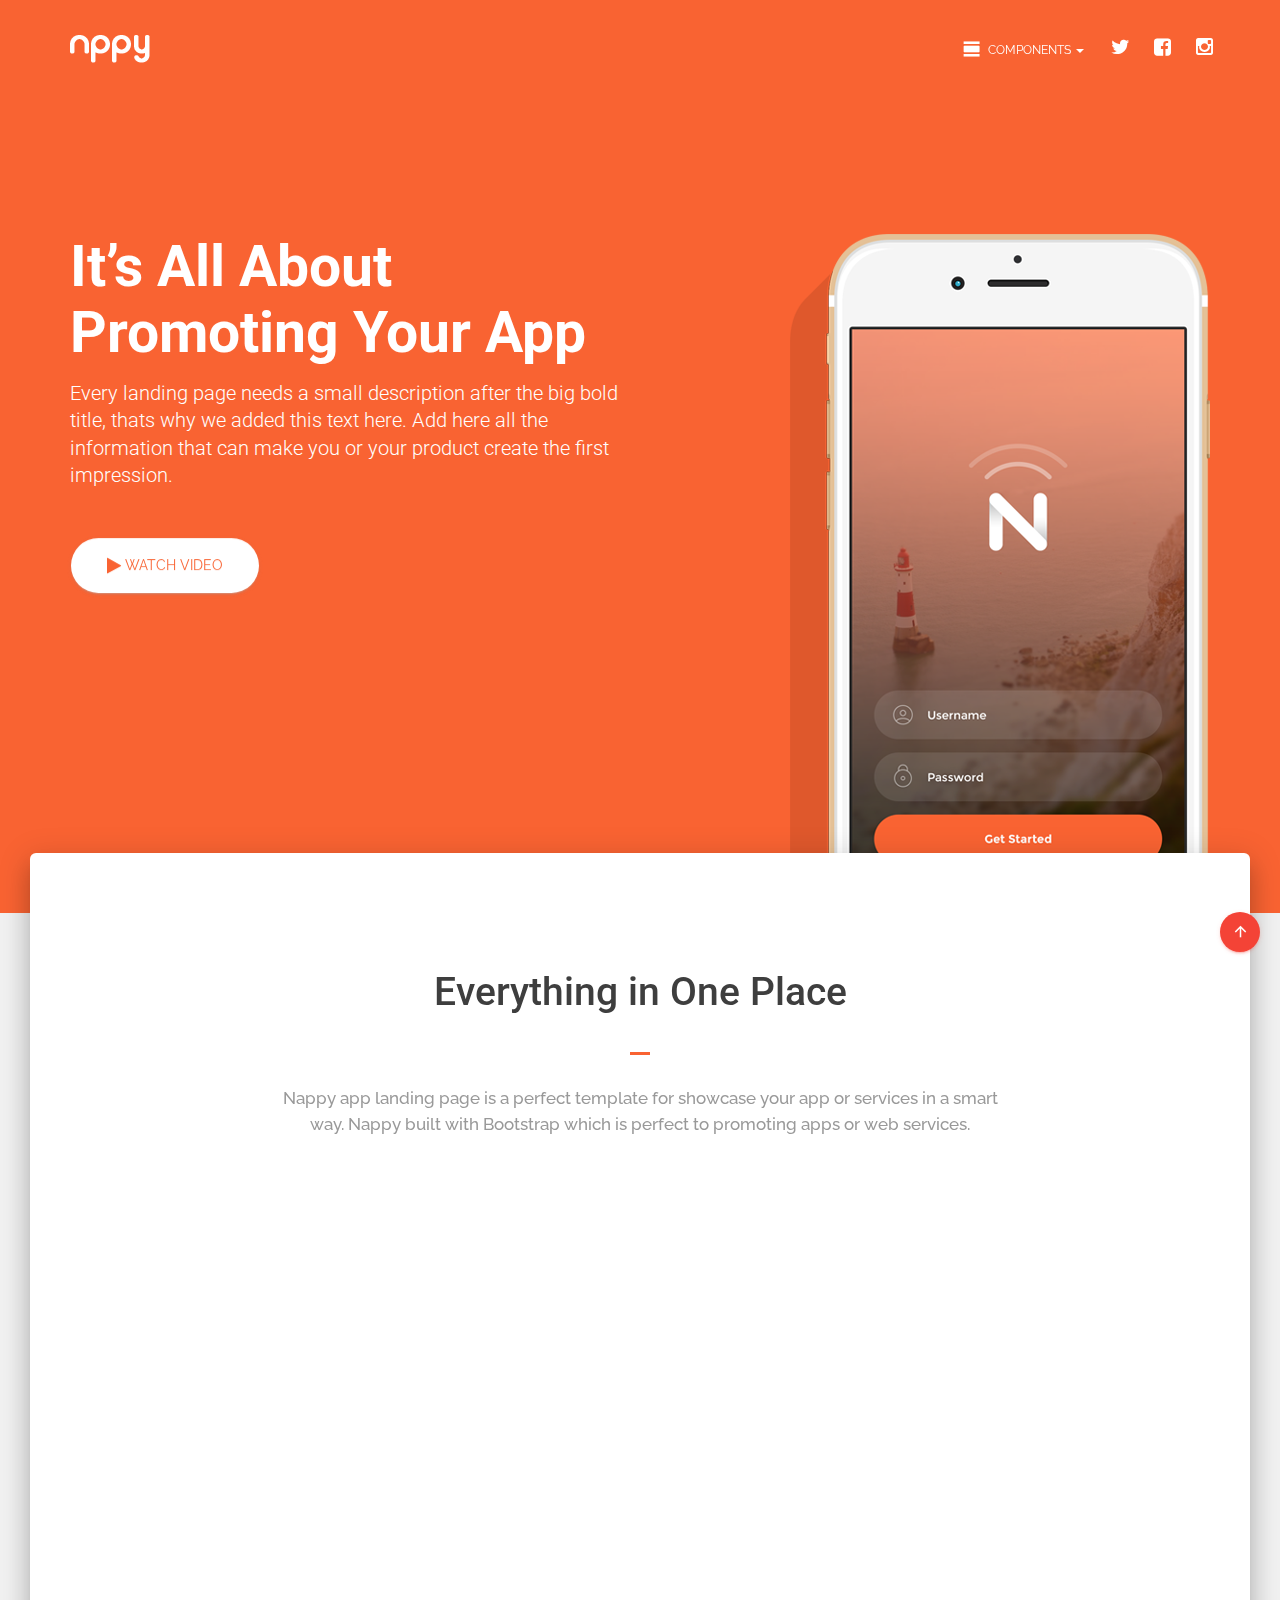
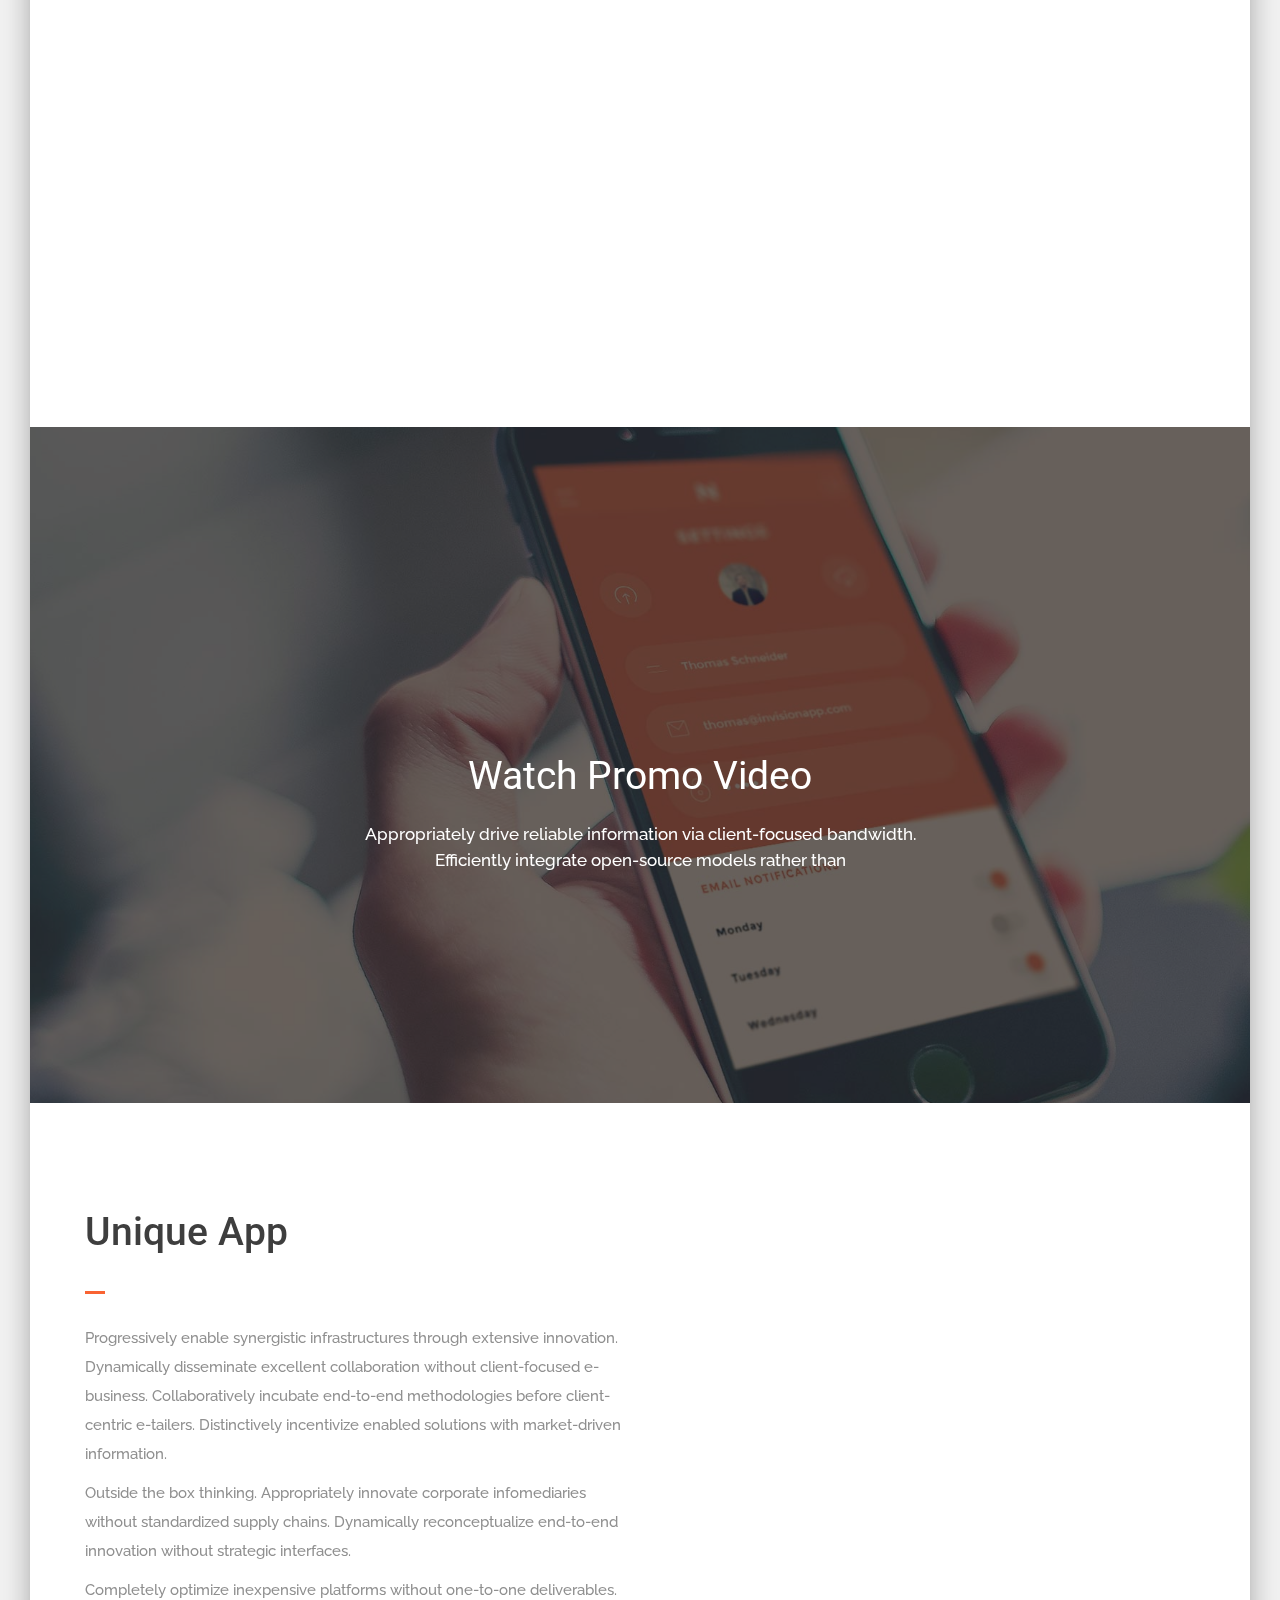
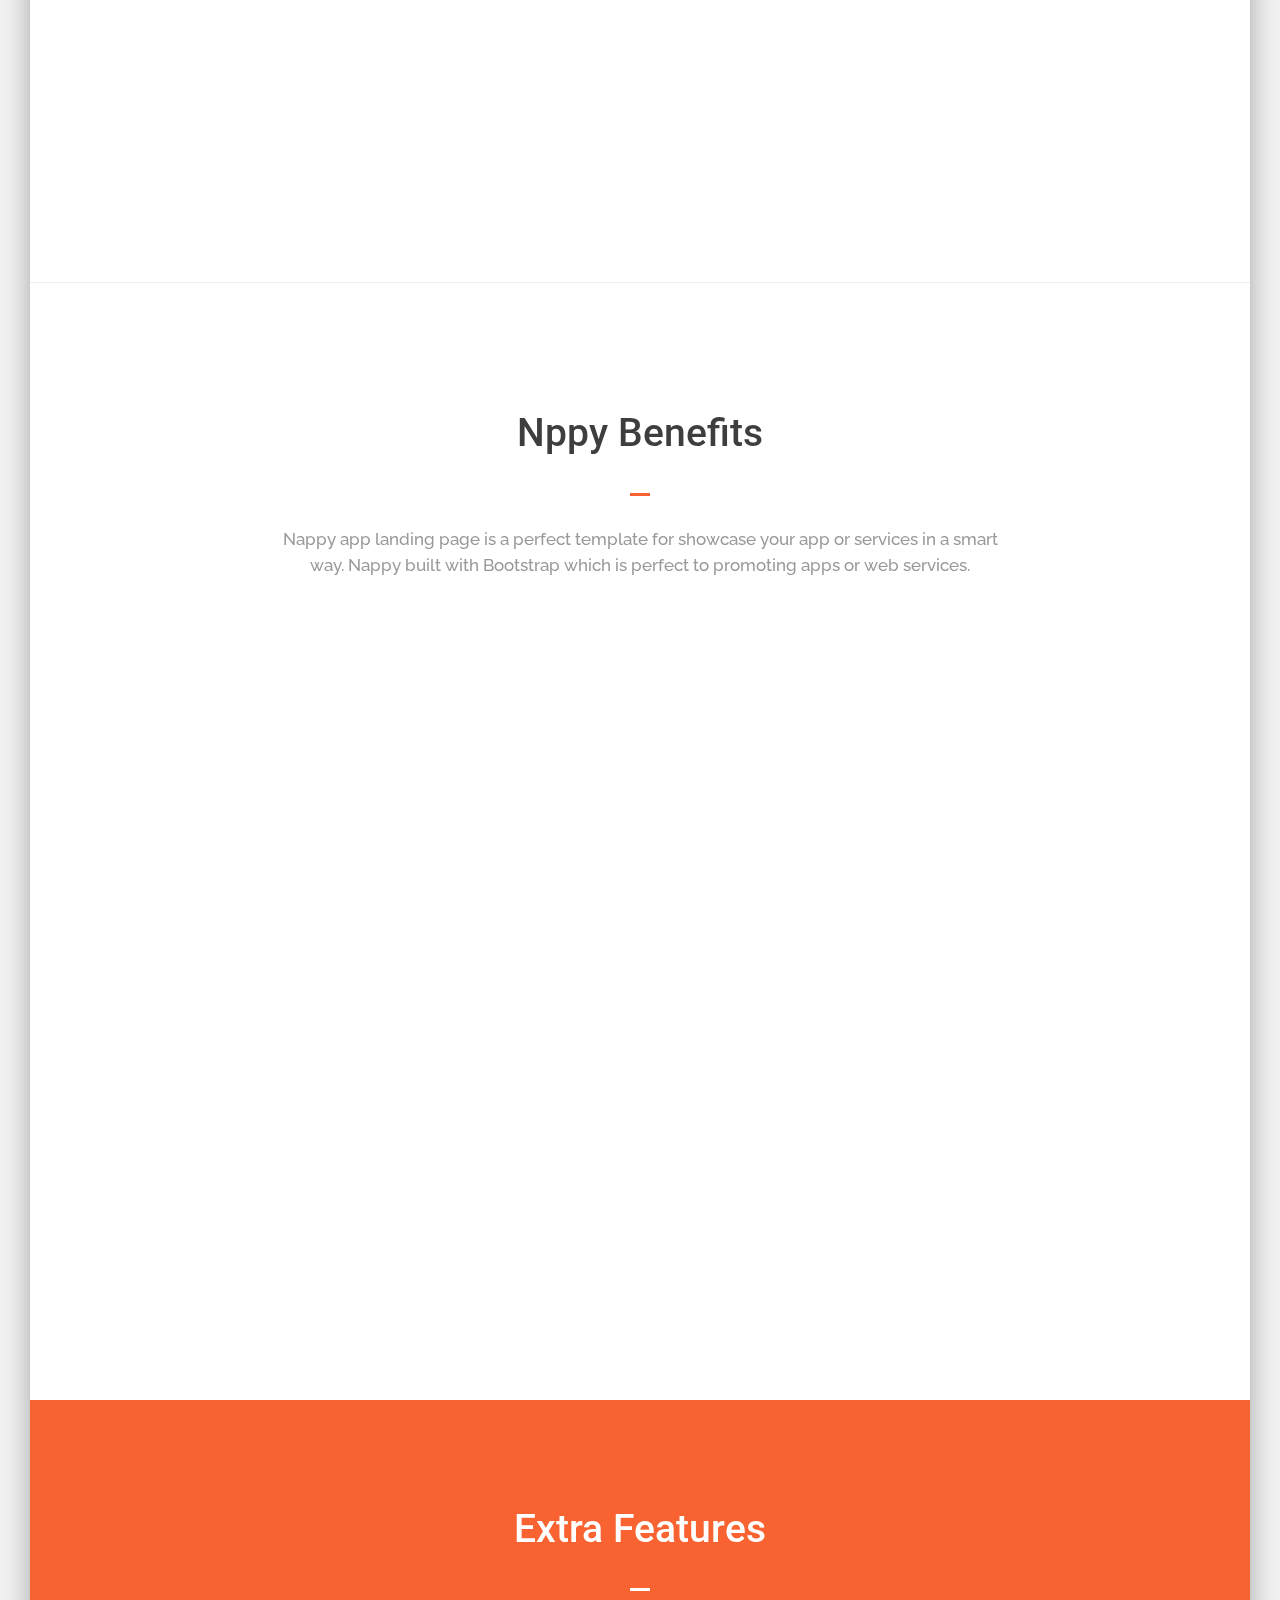
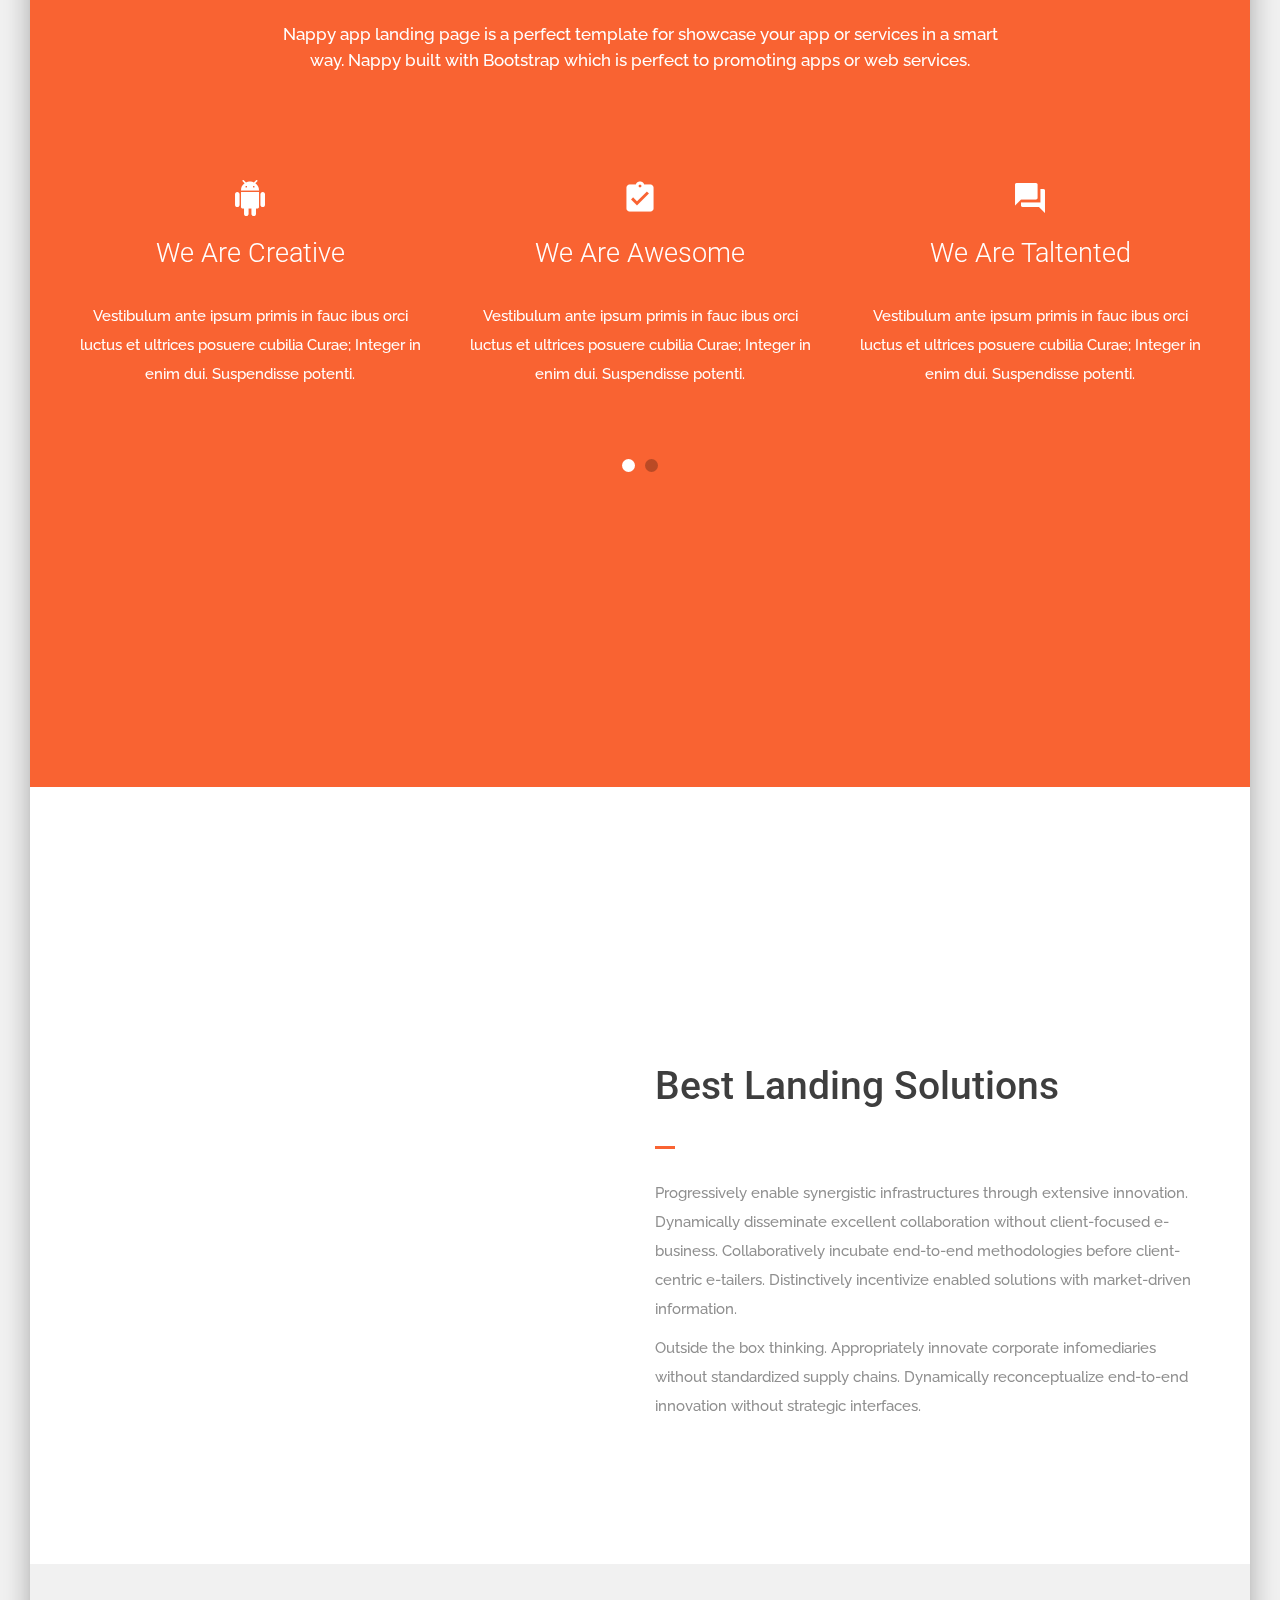
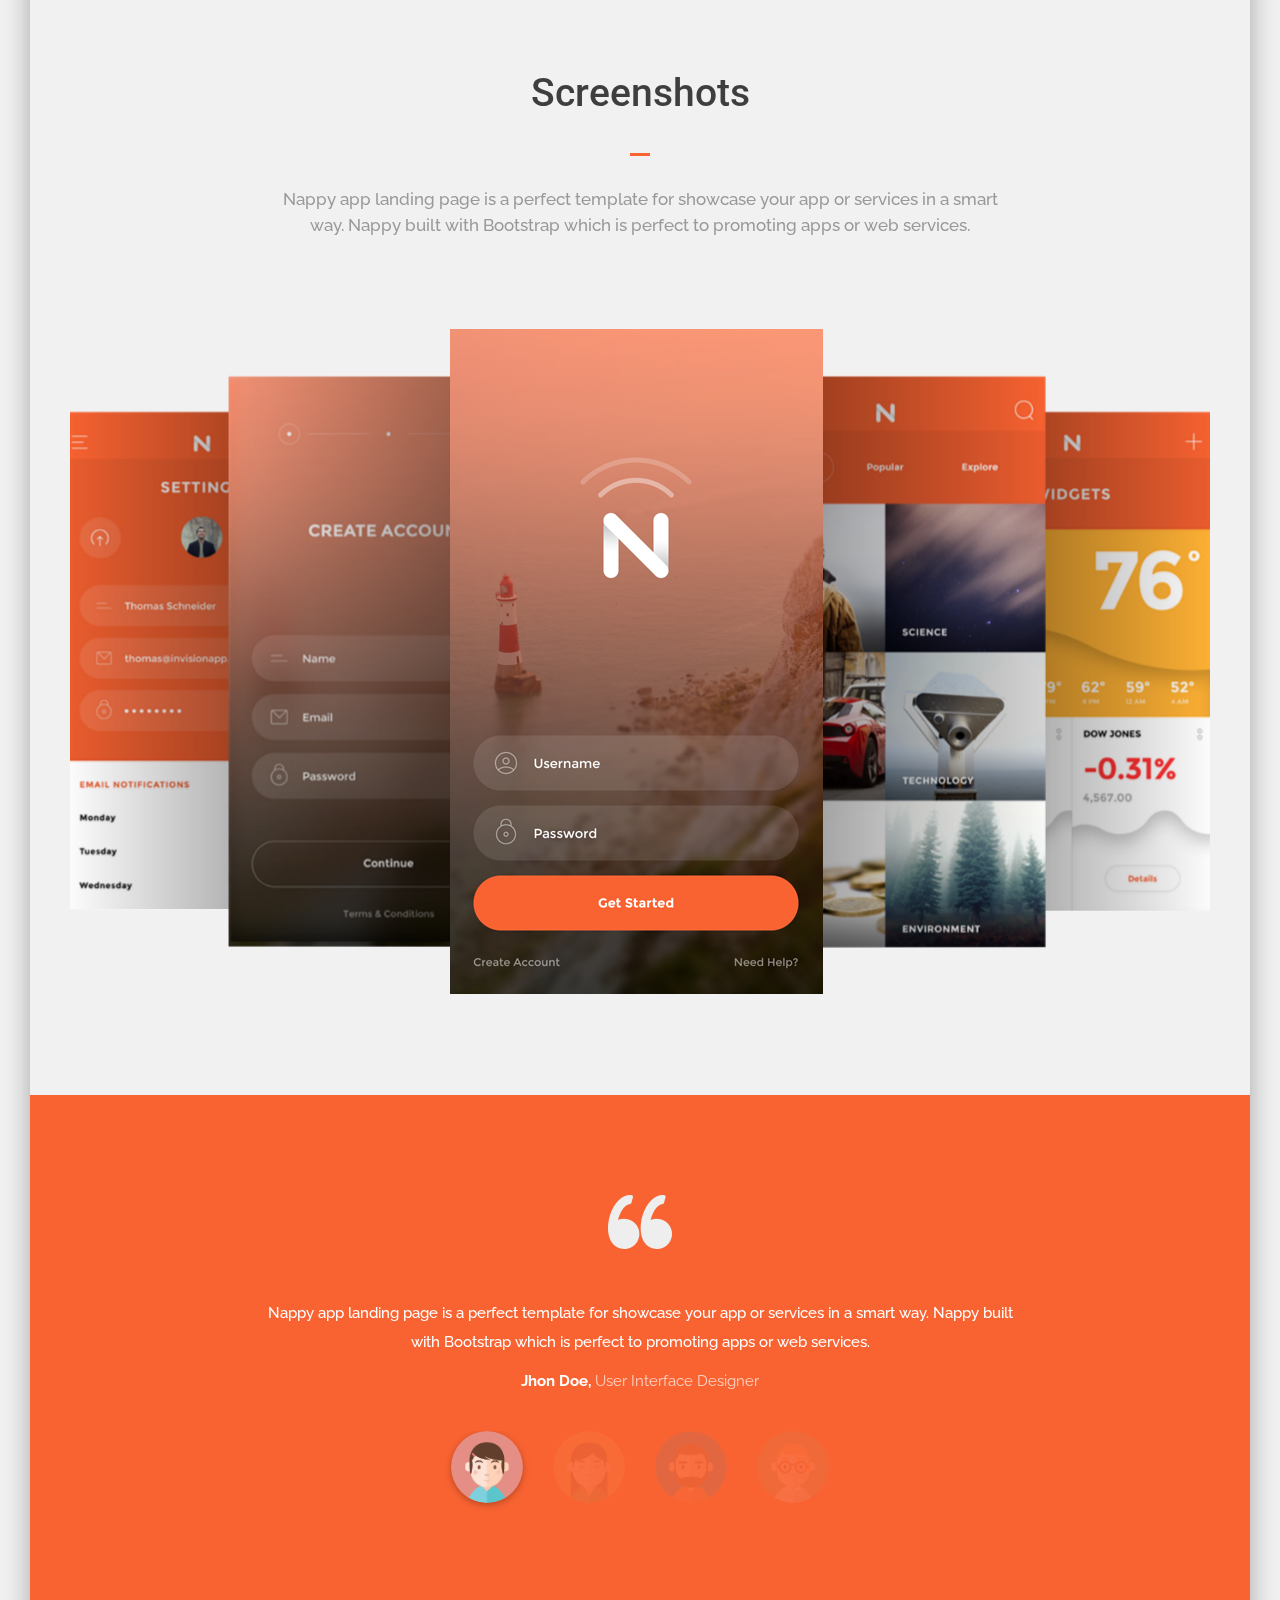
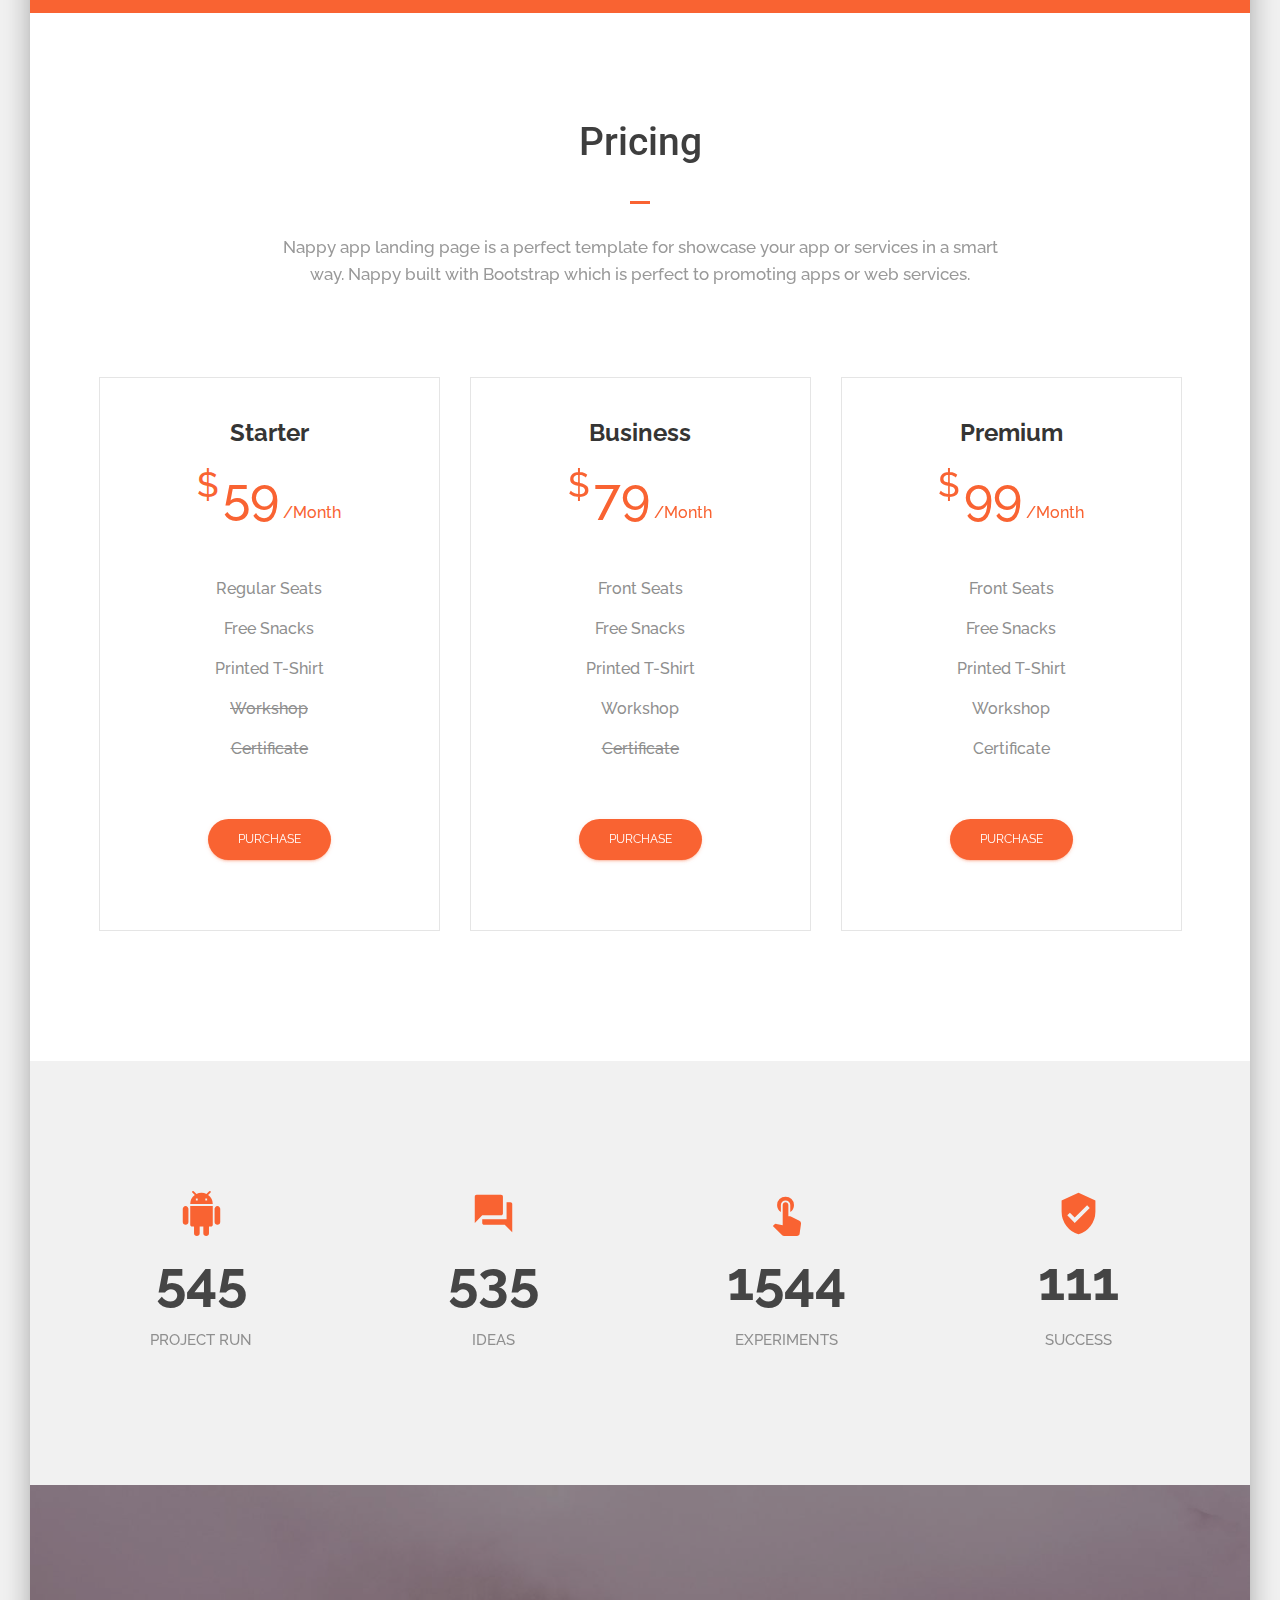
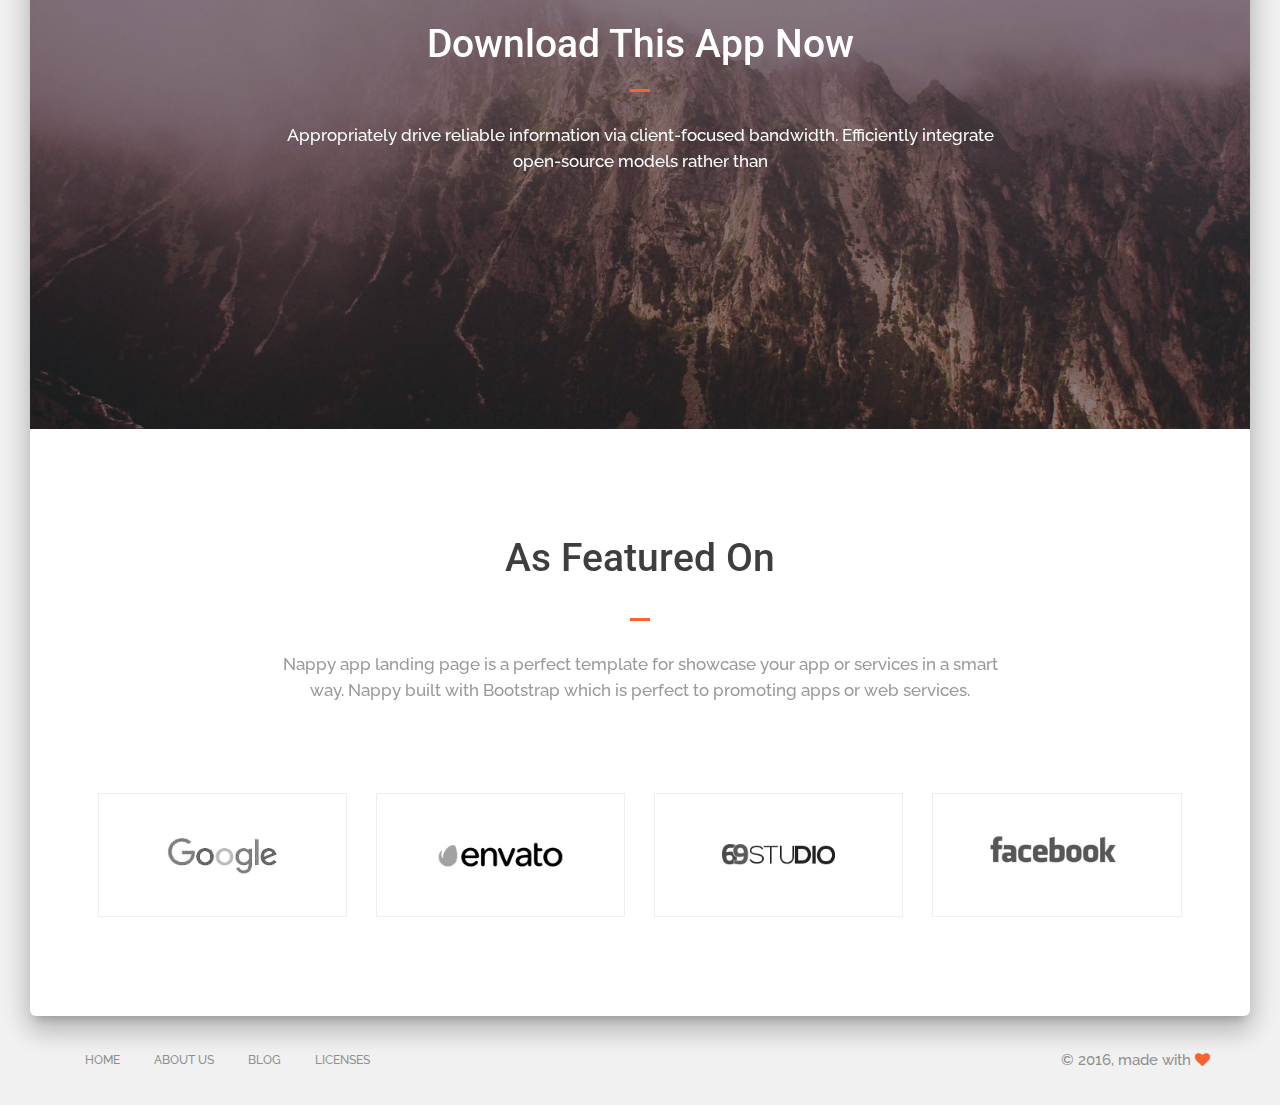
<file: index.html>
<!DOCTYPE html>
<html lang="en">

<head>
    <meta charset="utf-8">
    <meta http-equiv="X-UA-Compatible" content="IE=edge">
    <meta name="viewport" content="width=device-width, initial-scale=1">
    <meta name="description" content="Nppy material design app landing page">
    <meta name="keywords" content="android, app, app landing page, product launch, product startup, material, software, technology, parallax">
    <meta name="author" content="trendytheme.net">

    <title>Nppy</title>

    <!--  favicon -->
    <link rel="shortcut icon" href="assets/img/ico/favicon.png">
    <!--  apple-touch-icon -->
    <link rel="apple-touch-icon-precomposed" sizes="144x144" href="assets/img/ico/apple-touch-icon-144-precomposed.png">
    <link rel="apple-touch-icon-precomposed" sizes="114x114" href="assets/img/ico/apple-touch-icon-114-precomposed.png">
    <link rel="apple-touch-icon-precomposed" sizes="72x72" href="assets/img/ico/apple-touch-icon-72-precomposed.png">
    <link rel="apple-touch-icon-precomposed" href="assets/img/ico/apple-touch-icon-57-precomposed.png">

	<!--  Fonts and icons -->
    <link rel="stylesheet" type="text/css" href="https://fonts.googleapis.com/css?family=Roboto:300,400,500,700" />
    <link href="https://fonts.googleapis.com/css?family=Raleway:400,400i,500,600,700" rel="stylesheet">
    <!-- FontAwesome CSS -->
    <link href="assets/fonts/font-awesome/css/font-awesome.min.css" rel="stylesheet">
    <!-- Material Icons CSS -->
    <link href="assets/fonts/iconfont/material-icons.css" rel="stylesheet">

    <!-- animate css -->
    <link href="assets/css/animate.css" rel="stylesheet">
    <!-- magnific-popup -->
    <link href="assets/magnific-popup/magnific-popup.css" rel="stylesheet">
    <!-- owl.carousel -->
    <link href="assets/owl.carousel/assets/owl.carousel.css" rel="stylesheet">
    <link href="assets/owl.carousel/assets/owl.theme.default.min.css" rel="stylesheet">
    <!-- flexslider -->
    <link href="assets/flexSlider/flexslider.css" rel="stylesheet">
    <!-- swiper -->
    <link href="assets/css/swiper.css" rel="stylesheet" />
    <!-- bootstrap -->
    <link href="assets/css/bootstrap.min.css" rel="stylesheet" />
    <!-- material-kit -->
    <link href="assets/css/material-kit.css" rel="stylesheet"/>
    <!-- main stylesheet -->
    <link href="style.css" rel="stylesheet"/>


    <!-- Choose your default colors -->
    <link rel="stylesheet" href="assets/css/colors/color1.css">
    <!-- <link rel="stylesheet" href="assets/css/colors/color2.css"> -->
    <!-- <link rel="stylesheet" href="assets/css/colors/color3.css"> -->
    <!-- <link rel="stylesheet" href="assets/css/colors/color4.css"> -->
    <!-- <link rel="stylesheet" href="assets/css/colors/color5.css"> -->
    <!-- <link rel="stylesheet" href="assets/css/colors/color6.css"> -->


    <!-- HTML5 shim and Respond.js for IE8 support of HTML5 elements and media queries -->
    <!-- WARNING: Respond.js doesn't work if you view the page via file:// -->
    <!--[if lt IE 9]>
      <script src="https://oss.maxcdn.com/html5shiv/3.7.2/html5shiv.min.js"></script>
      <script src="https://oss.maxcdn.com/respond/1.4.2/respond.min.js"></script>
    <![endif]-->
</head>

<body id="top">
    <nav class="navbar navbar-transparent navbar-fixed-top navbar-color-on-scroll">
    	<div class="container">
        	<!-- Brand and toggle get grouped for better mobile display -->
        	<div class="navbar-header">
        		<button type="button" class="navbar-toggle" data-toggle="collapse" data-target="#tt-navigation">
            		<span class="sr-only">Toggle navigation</span>
		            <span class="icon-bar"></span>
		            <span class="icon-bar"></span>
		            <span class="icon-bar"></span>
        		</button>
        		<a class="navbar-brand" href="index-2.html"><img src="assets/img/logo.png" alt="Appy Logo"></a>
        	</div><!-- /.navbar-header -->

        	<div class="collapse navbar-collapse" id="tt-navigation">
        		<ul class="nav navbar-nav navbar-right">

        			<!-- sample menu -->
    				<!-- <li><a href="#">Home</a></li> -->

    				<li class="dropdown">
						<a href="#" class="dropdown-toggle" data-toggle="dropdown">
							<i class="material-icons">view_day</i> Components
							<b class="caret"></b>
						</a>
						<ul class="dropdown-menu dropdown-with-icons">
							<li>
								<a href="shortcode-alert.html">
									<i class="material-icons">warning</i> &nbsp; Alerts
								</a>
							</li>
							<li>
								<a href="shortcode-button.html">
									<i class="material-icons">touch_app</i> &nbsp; Buttons
								</a>
							</li>
							<li>
								<a href="shortcode-form.html">
									<i class="material-icons">chrome_reader_mode</i> &nbsp; Forms
								</a>
							</li>
							<li>
								<a href="shortcode-navigation.html">
									<i class="material-icons">menu</i> &nbsp; Navigation
								</a>
							</li>
							<li>
								<a href="shortcode-gallery.html">
									<i class="material-icons">view_carousel</i> &nbsp; Gallery
								</a>
							</li>
							<li>
								<a href="shortcode-progressbar.html">
									<i class="material-icons">subject</i> &nbsp; Progressbar
								</a>
							</li>
							<li>
								<a href="shortcode-tab.html">
									<i class="material-icons">web</i> &nbsp; Tab
								</a>
							</li>
							<li>
								<a href="shortcode-tooltip.html">
									<i class="material-icons">chat</i> &nbsp; Tooltip
								</a>
							</li>
							<li>
								<a href="typography.html">
									<i class="material-icons">format_line_spacing</i> &nbsp; Typography
								</a>
							</li>

						</ul>
					</li>

					<!-- social menu -->
					<li>
						<a rel="tooltip" title="Follow us on Twitter" data-placement="bottom" href="#" target="_blank" class="btn btn-white btn-simple btn-just-icon">
							<i class="fa fa-twitter"></i>
						</a>
					</li>
					<li>
						<a rel="tooltip" title="Like us on Facebook" data-placement="bottom" href="#" target="_blank" class="btn btn-white btn-simple btn-just-icon">
							<i class="fa fa-facebook-square"></i>
						</a>
					</li>
					<li>
						<a rel="tooltip" title="Follow us on Instagram" data-placement="bottom" href="#" target="_blank" class="btn btn-white btn-simple btn-just-icon">
							<i class="fa fa-instagram"></i>
						</a>
					</li>
        		</ul><!-- /.navbar-nav -->
        	</div><!-- /.navbar-collapse -->
    	</div><!-- /.container -->
    </nav><!-- /.navbar -->

    <div class="wrapper">

    	<!-- header -->
        <div class="header tt-main-header">
            <div class="container">
                <div class="row">
					<div class="col-md-6">
						<h1 class="title wow fadeInUp">It’s All About Promoting Your App</h1>
	                    <p class="description wow fadeInUp" data-wow-delay=".2s">Every landing page needs a small description after the big bold title, thats why we added this text here. Add here all the information that can make you or your product create the first impression.</p>
	                    <br />
	                    <a href="https://www.youtube.com/watch?v=psu3pPdfYSM" class="popup-video btn btn-white btn-round btn-raised btn-lg wow fadeInUp" data-wow-delay=".4s">
							<i class="fa fa-play"></i> Watch video
						</a>
					</div>
					<div class="col-md-6 text-right">
						<img class="wow fadeInUp" data-wow-delay=".3s"  src="assets/img/app-mocup.png" alt="">
					</div>
                </div>
            </div>
        </div>
        <!-- end header -->


		<!-- Main Content Start -->
		<div class="main main-raised">


			<!-- Presentation Wrapper -->
			<section class="presentation-wrapper">
				<div class="container">
	                <div class="row margin-bottom-80 text-center">
	                    <div class="col-md-8 col-md-offset-2">
	                        <h2 class="title">Everything in One Place</h2>

	                        <div class="section-divider"></div>

	                        <p class="description">Nappy app landing page is a perfect template for showcase your app or services in a smart way. Nappy built with Bootstrap which is perfect to promoting apps or web services.</p>
	                    </div>
	                </div>

	                <div class="row">
	                    <div class="col-md-12 presentation">
							<img class="img-responsive first wow fadeInLeft" data-wow-delay=".3s" src="assets/img/screen-left.png" alt="">   
							<img class="img-responsive second wow fadeInUp" src="assets/img/screen-mid.png" alt="">
							<img class="img-responsive third wow fadeInRight" data-wow-delay=".3s" src="assets/img/screen-right.png" alt="">
	                    </div>
	                </div>
		        </div><!-- /.container -->
	        </section>
	        <!-- End Presentation Wrapper -->


			<!-- Video Presentaion -->
	        <section class="video-presentaion filter dark-7 parallax-bg bg-fixed" data-stellar-background-ratio="0.5">
	            <div class="container text-center">
	                <div class="row">
						<div class="col-md-6 col-md-offset-3">
							<a class="play-trigger popup-video wow fadeInUp" href="https://www.youtube.com/watch?v=_0qa4chrTAY">
								<i class="material-icons">play_circle_filled</i>
							</a>
							<h2 class="text-white">Watch Promo Video</h2>
		                    <p class="description text-white no-margin">Appropriately drive reliable information via client-focused bandwidth. Efficiently integrate open-source models rather than</p>
		                    <br />
		                    
						</div><!-- /.col-md-6 -->
	                </div><!-- /.row -->
	            </div><!-- /.container -->
	        </section>
	        <!-- End Video Presentaion -->


			<!-- Unique Wrapper -->
	        <section class="section-padding">
	            <div class="container">
					<div class="col-md-6">
						<h2 class="title">Unique App</h2>
						<div class="section-divider"></div>
	                    <p>Progressively enable synergistic infrastructures through extensive innovation. Dynamically disseminate excellent collaboration without client-focused e-business. Collaboratively incubate end-to-end methodologies before client-centric e-tailers. Distinctively incentivize enabled solutions with market-driven information.</p>

						<p>Outside the box thinking. Appropriately innovate corporate infomediaries without standardized supply chains. Dynamically reconceptualize end-to-end innovation without strategic interfaces.</p>

						<p>Completely optimize inexpensive platforms without one-to-one deliverables.</p>
					</div><!-- /.col-md-6 -->
					<div class="col-md-6 text-right">
						<img class="img-responsive wow fadeInRight" src="assets/img/app-mockup-2.png" alt="">
					</div><!-- /.col-md-6 -->
	            </div><!-- /.container -->

	            <hr>

	        </section>
	        <!-- End Unique Wrapper -->


			<!-- Feature Presentation -->
	        <section class="feature-presentation padding-bottom-100">
	          	<div class="container">
	            
		            <div class="row margin-bottom-80 text-center">
		                <div class="col-md-8 col-md-offset-2">
		                    <h2 class="title">Nppy Benefits</h2>
		                    <div class="section-divider"></div>

		                    <p class="description">Nappy app landing page is a perfect template for showcase your app or services in a smart way. Nappy built with Bootstrap which is perfect to promoting apps or web services.</p>
		                </div>
		            </div>

		            <div class="row">
		                <div class="col-md-4">

		                  <div class="featured-item icon-right icon-border margin-top-80 wow fadeInLeft" data-wow-delay=".2s">
		                      <div class="icon">
		                          <i class="material-icons">cloud_done</i>
		                      </div>
		                      <div class="desc">
		                          <h3>Backup &amp; Restore</h3>
		                          <p>Nam libero tempore, cum soluta nobis est eligendi optio cumque nihil impedit quo minus id quod maxime placeat facere possimus.</p>
		                      </div>
		                  </div>

		                  <div class="featured-item icon-right icon-border margin-top-80 wow fadeInLeft" data-wow-delay=".4s">
		                      <div class="icon">
		                          <i class="material-icons">place</i>
		                      </div>
		                      <div class="desc">
		                          <h3>GPS Tracking</h3>
		                          <p>Nam libero tempore, cum soluta nobis est eligendi optio cumque nihil impedit quo minus id quod maxime placeat facere possimus.</p>
		                      </div>
		                  </div>

		                </div><!-- /.col-md-4 -->

		                <div class="col-md-4 hidden-sm hidden-xs wow fadeInUp">
		                    <img class="img-responsive" src="assets/img/app-mockup-3.png" alt="">
		                </div><!-- /.col-md-4 -->

		                <div class="col-md-4">

		                  <div class="featured-item icon-left icon-border margin-top-80 wow fadeInRight" data-wow-delay=".2s">
		                      <div class="icon">
		                          <i class="material-icons">security</i>
		                      </div>
		                      <div class="desc">
		                          <h3>Security First</h3>
		                          <p>Nam libero tempore, cum soluta nobis est eligendi optio cumque nihil impedit quo minus id quod maxime placeat facere possimus.</p>
		                      </div>
		                  </div>


		                  <div class="featured-item icon-left icon-border margin-top-80 wow fadeInRight" data-wow-delay=".4s">
		                      <div class="icon">
		                          <i class="material-icons">alarm</i>
		                      </div>
		                      <div class="desc">
		                          <h3>24/7 Support</h3>
		                          <p>Nam libero tempore, cum soluta nobis est eligendi optio cumque nihil impedit quo minus id quod maxime placeat facere possimus.</p>
		                      </div>
		                  </div>

		                </div><!-- /.col-md-4 -->
		            </div><!-- /.row -->

	          </div><!-- /.container -->
	        </section>
	        <!-- End Feature Presentation -->



			<!-- Extra Features Wrapper -->
	        <section class="extra-fearures-wrapper primary-bg">
	            <div class="container">

		            <div class="row margin-bottom-80 text-center">
		                <div class="col-md-8 col-md-offset-2">
		                    <h2 class="title text-white">Extra Features</h2>
		                    <div class="section-divider white"></div>

		                    <p class="description text-white">Nappy app landing page is a perfect template for showcase your app or services in a smart way. Nappy built with Bootstrap which is perfect to promoting apps or web services.</p>
		                </div>
		            </div>

	              	<div class="featured-carousel text-white text-center">

	                  <div class="featured-item">
	                      <div class="icon">
	                          <i class="material-icons">android</i>
	                      </div>
	                      <div class="desc">
	                          <h3>We are creative</h3>
	                          <p>Vestibulum ante ipsum primis in fauc ibus orci luctus et ultrices posuere cubilia Curae; Integer in enim dui. Suspendisse potenti.</p>
	                      </div>
	                  </div><!-- /.featured-item -->

	                  <div class="featured-item">
	                      <div class="icon">
	                          <i class="material-icons">assignment_turned_in</i>
	                      </div>
	                      <div class="desc">
	                          <h3>We are awesome</h3>
	                          <p>Vestibulum ante ipsum primis in fauc ibus orci luctus et ultrices posuere cubilia Curae; Integer in enim dui. Suspendisse potenti.</p>
	                      </div>
	                  </div><!-- /.featured-item -->

	                  <div class="featured-item">
	                      <div class="icon">
	                          <i class="material-icons">question_answer</i>
	                      </div>
	                      <div class="desc">
	                          <h3>We are Taltented</h3>
	                          <p>Vestibulum ante ipsum primis in fauc ibus orci luctus et ultrices posuere cubilia Curae; Integer in enim dui. Suspendisse potenti.</p>
	                      </div>
	                  </div><!-- /.featured-item -->

	                  <div class="featured-item">
	                      <div class="icon">
	                          <i class="material-icons">settings</i>
	                      </div>
	                      <div class="desc">
	                          <h3>We are secured</h3>
	                          <p>Vestibulum ante ipsum primis in fauc ibus orci luctus et ultrices posuere cubilia Curae; Integer in enim dui. Suspendisse potenti.</p>
	                      </div>
	                  </div><!-- /.featured-item -->

	                  <div class="featured-item">
	                      <div class="icon">
	                          <i class="material-icons">touch_app</i>
	                      </div>
	                      <div class="desc">
	                          <h3>We are Pationate</h3>
	                          <p>Vestibulum ante ipsum primis in fauc ibus orci luctus et ultrices posuere cubilia Curae; Integer in enim dui. Suspendisse potenti.</p>
	                      </div>
	                  </div><!-- /.featured-item -->

	                  <div class="featured-item">
	                      <div class="icon mb-30">
	                          <i class="material-icons">phone_iphone</i>
	                      </div>
	                      <div class="desc">
	                          <h3>We are Developer</h3>
	                          <p>Vestibulum ante ipsum primis in fauc ibus orci luctus et ultrices posuere cubilia Curae; Integer in enim dui. Suspendisse potenti.</p>
	                      </div>
	                  </div><!-- /.featured-item -->

	              	</div>

	            </div><!-- /.container -->

	            <div class="mocup-wrappper">
		            <div class="mocup-holder">
		                <img class="img-responsive third wow fadeInUp" data-wow-delay=".6s" src="assets/img/vert-screen3.png" alt="">
		                <img class="img-responsive second wow fadeInUp" data-wow-delay=".3s" src="assets/img/vert-screen2.png" alt="">
		                <img class="img-responsive first wow fadeInUp" src="assets/img/vert-screen1.png" alt="">
		            </div>
	            </div>
	        </section>
	        <!-- End Extra Features Wrapper -->



			<!-- Best solution wrapper -->
	        <section class="best-solution-wrapper">
	          <div class="container">

                <div class="col-md-6">
                    <img src="assets/img/iphone-floating.png" alt="" class="img-responsive wow fadeInUp">
                </div>

                <div class="col-md-6 best-solution-intro">
                    <h2 class="title">Best Landing Solutions</h2>
                    <div class="section-divider"></div>
                    <p>Progressively enable synergistic infrastructures through extensive innovation. Dynamically disseminate excellent collaboration without client-focused e-business. Collaboratively incubate end-to-end methodologies before client-centric e-tailers. Distinctively incentivize enabled solutions with market-driven information.</p>

					<p>Outside the box thinking. Appropriately innovate corporate infomediaries without standardized supply chains. Dynamically reconceptualize end-to-end innovation without strategic interfaces.</p>
                </div>
	          </div>
	        </section>
	        <!-- Bnd best solution wrapper -->



			<!-- Screenshot Wrapper -->
	        <section class="section-padding light-grey-bg">
	          	<div class="container">
					<div class="row margin-bottom-80 text-center">
		                <div class="col-md-8 col-md-offset-2">
		                    <h2 class="title">Screenshots</h2>
		                    <div class="section-divider"></div>
		                    <p class="description">Nappy app landing page is a perfect template for showcase your app or services in a smart way. Nappy built with Bootstrap which is perfect to promoting apps or web services.</p>
		                </div>
		            </div><!-- /.row -->


					<div class="row">
						<div class="col-md-12">
		                   <!-- Screenshots Carousel -->
		                   <div class="swiper-container tt-screenshot-wrap">
		                   
								<!-- Arrows -->
								<a class="arrow-left" href="#" title=""><i class="fa fa-angle-left"></i></a>
								<a class="arrow-right" href="#" title=""><i class="fa fa-angle-right"></i></a>
								<!-- Arrows End -->
		                      
		                      	<div class="swiper-wrapper">   
		                   
		                         <!-- First Slide -->   
		                         <div class="swiper-slide">
		                            <img class="img-responsive" src="assets/img/screen-1.png" alt="">
		                         </div>
		                         
		                         <!-- Second Slide --> 
		                         <div class="swiper-slide">
		                            <img class="img-responsive" src="assets/img/screen-2.png" alt="">
		                         </div>
		                         
		                         <!-- Thrid Slide --> 
		                         <div class="swiper-slide">
		                            <img class="img-responsive" src="assets/img/screen-3.png" alt="">
		                         </div>
		                         
		                         <!-- Fourth Slide --> 
		                         <div class="swiper-slide">
		                            <img class="img-responsive" src="assets/img/screen-4.png" alt="">
		                         </div>
		                         
		                         <!-- Fifth Slide --> 
		                         <div class="swiper-slide">
		                            <img class="img-responsive" src="assets/img/screen-5.png" alt="">
		                         </div>
		                   
		                      	</div><!-- /.swiper-wrapper -->
		                   	</div><!-- /.Screenshots Carousel -->
						</div><!-- /.col-md-12 -->
					</div><!-- /.row -->
	          	</div><!-- /.container -->
	        </section>
	        <!-- End Screenshot Wrapper -->



			<!-- Testimonial Wrapper -->
	        <section class="section-padding primary-bg">
	          <div class="container">

	              <div class="row">
	                <div class="col-md-8 col-md-offset-2">

	                  <div class="thumb-carousel text-white text-center">
	                    <ul class="slides">
	                      <li data-thumb="assets/img/client-thumb/1.png">
	                        <div class="icon">
	                            <img src="assets/img/quote-dark.png" alt="Customer Thumb">
	                        </div>
	                        <div class="content">
	                            <p>Nappy app landing page is a perfect template for showcase your app or services in a smart way. Nappy built with Bootstrap which is perfect to promoting apps or web services.</p>

	                            <div class="testimonial-meta">
	                                Jhon Doe,
	                                <span>User Interface Designer</span> 
	                            </div>
	                        </div>
	                      </li>
	                      <li data-thumb="assets/img/client-thumb/2.png">
	                        <div class="icon">
	                            <img src="assets/img/quote-dark.png" alt="Customer Thumb">
	                        </div>
	                        <div class="content">
	                            <p>Quam adipiscing vestibulum feugiat lacus leo a eget leo convallis sagittis nisi varius eros a imperdiet.Dui elementum ut a vestibulum eu fames hendrerit class conubia consequat curae.</p>

	                            <div class="testimonial-meta">
	                                Elita Karim,
	                                <span>User Interface Designer</span> 
	                            </div>
	                        </div>
	                      </li>
	                      <li data-thumb="assets/img/client-thumb/3.png">
	                        <div class="icon">
	                            <img src="assets/img/quote-dark.png" alt="Customer Thumb">
	                        </div>
	                        <div class="content">
	                            <p>Nappy app landing page is a perfect template for showcase your app or services in a smart way. Nappy built with Bootstrap which is perfect to promoting apps or web services.</p>

	                            <div class="testimonial-meta">
	                                Tomas Udoy,
	                                <span>User Interface Designer</span> 
	                            </div>
	                        </div>
	                      </li>
	                      <li data-thumb="assets/img/client-thumb/4.png">
	                        <div class="icon">
	                            <img src="assets/img/quote-dark.png" alt="Customer Thumb">
	                        </div>
	                        <div class="content">
	                            <p>Quam adipiscing vestibulum feugiat lacus leo a eget leo convallis sagittis nisi varius eros a imperdiet.Dui elementum ut a vestibulum eu fames hendrerit class conubia consequat curae.</p>

	                            <div class="testimonial-meta">
	                                Jonathon Bin,
	                                <span>User Interface Designer</span> 
	                            </div>
	                        </div>
	                      </li>
	                    </ul>
	                  </div>

	                </div>
	              </div><!-- /.row -->

	          </div><!-- /.container -->
	        </section>
	        <!-- End Testimonial Wrapper -->


			
			<!-- Pricing Wrapper -->
	        <section class="section-padding">
	            <div class="container">
					<div class="row margin-bottom-80 text-center">
		                <div class="col-md-8 col-md-offset-2">
		                    <h2 class="title">Pricing</h2>
		                    <div class="section-divider"></div>
		                    <p class="description">Nappy app landing page is a perfect template for showcase your app or services in a smart way. Nappy built with Bootstrap which is perfect to promoting apps or web services.</p>
		                </div>
		            </div><!-- /.row -->

	              <div class="pricing-wrapper">
		              <div class="row">
		              	<div class="col-md-4">
							<div class="pricing-table">
								<div class="table-contents text-center">
									<div class="table-header">
										<div class="package-name">
											<span>Starter</span>
										</div> 

										<div class="package-price">
											<sup class="currency-symbol">$</sup>
											<span class="price">59</span>
											<sub class="currency-code">/Month</sub>
										</div>
									</div> <!-- /.table-header -->

									<div class="table-info">
										<ul>
											<li>Regular Seats</li>
											<li>Free Snacks</li>
											<li>Printed T-Shirt</li>
											<li><del>Workshop</del></li>
											<li><del>Certificate</del></li>
										</ul>                                
									</div><!-- /.table-info -->

									<div class="table-footer">
										<div class="purchase-button">
											<a class="btn btn-primary btn-round" href="#">Purchase</a>
										</div>   
									</div> <!-- /.table-footer -->
								</div> <!-- /.table-contents -->
							</div><!-- /.pricing-table -->
		              	</div><!-- /.col-md-4 -->

		              	<div class="col-md-4">
							<div class="pricing-table">
								<div class="table-contents text-center">
									<div class="table-header">
										<div class="package-name">
											<span>Business</span>
										</div> 

										<div class="package-price">
											<sup class="currency-symbol">$</sup>
											<span class="price">79</span>
											<sub class="currency-code">/Month</sub>
										</div>
									</div> <!-- /.table-header -->

									<div class="table-info">
										<ul>
											<li>Front Seats</li>
											<li>Free Snacks</li>
											<li>Printed T-Shirt</li>
											<li>Workshop</li>
											<li><del>Certificate</del></li>
										</ul>                                
									</div><!-- /.table-info -->

									<div class="table-footer">
										<div class="purchase-button">
											<a class="btn btn-primary btn-round" href="#">Purchase</a>
										</div>   
									</div> <!-- /.table-footer -->
								</div> <!-- /.table-contents -->
							</div><!-- /.pricing-table -->
		              	</div><!-- /.col-md-4 -->

		              	<div class="col-md-4">
							<div class="pricing-table" >
								<div class="table-contents text-center">
									<div class="table-header">
										<div class="package-name">
											<span>Premium</span>
										</div> 

										<div class="package-price">
											<sup class="currency-symbol">$</sup>
											<span class="price">99</span>
											<sub class="currency-code">/Month</sub>
										</div>
									</div> <!-- /.table-header -->

									<div class="table-info">
										<ul>
											<li>Front Seats</li>
											<li>Free Snacks</li>
											<li>Printed T-Shirt</li>
											<li>Workshop</li>
											<li>Certificate</li>
										</ul>                                
									</div><!-- /.table-info -->

									<div class="table-footer">
										<div class="purchase-button">
											<a class="btn btn-primary btn-round" href="#">Purchase</a>
										</div>   
									</div> <!-- /.table-footer -->
								</div> <!-- /.table-contents -->
							</div><!-- /.pricing-table -->
		              	</div><!-- /.col-md-4 -->
		              </div><!-- /.pricing-wrapper -->
	              </div><!-- /.row -->
	            </div><!-- /.container -->
			</section>
			<!-- End Pricing Wrapper -->



			<!-- Fun Facts wrapper -->
	        <section class="facts-wrapper light-grey-bg">
	              <div class="container">
	                  <div class="row text-center">
	                      <div class="col-md-3 col-sm-6 counter-wrap">
	                        <i class="material-icons">android</i>
	                        <span class="timer">545</span>
	                        <span class="count-description">Project run</span>
	                      </div> <!-- /.col-md-3 -->

	                      <div class="col-md-3 col-sm-6 counter-wrap">
	                        <i class="material-icons">question_answer</i>
	                        <span class="timer">535</span>
	                        <span class="count-description">Ideas</span>
	                      </div><!-- /.col-md-3 -->

	                      <div class="col-md-3 col-sm-6 counter-wrap">
	                        <i class="material-icons">touch_app</i>
	                        <span class="timer">1544</span>
	                        <span class="count-description">Experiments</span>
	                      </div><!-- /.col-md-3 -->

	                      <div class="col-md-3 col-sm-6 counter-wrap">
	                        <i class="material-icons">verified_user</i>
	                        <span class="timer">111</span>
	                        <span class="count-description">success</span>
	                      </div><!-- /.col-md-3 -->
	                  </div>
	              </div><!-- /.container -->
	        </section>
	        <!-- end Fun Facts wrapper -->



			<!-- Download Wrapper -->
	        <div class="download-wrapper filter dark-5 bg-fixed">
	            <div class="container text-center">
	                <div class="row">
						<div class="col-md-8 col-md-offset-2">
							<h2 class="text-white">Download this app now</h2>
							<div class="section-divider"></div>
		                    <p class="description text-white">Appropriately drive reliable information via client-focused bandwidth. Efficiently integrate open-source models rather than</p>

							<div class="download-btn-wrapper">
			                    <button class="btn btn-primary btn-round btn-lg wow fadeInLeft">
									<i class="fa fa-android" aria-hidden="true"></i> Google Play
								</button>

			                    <button class="btn btn-primary btn-round btn-lg wow fadeInRight">
									<i class="fa fa-apple" aria-hidden="true"></i> App Store
								</button>
							</div>
						</div>
	                </div>
	            </div>
	        </div>
	        <!-- End Download Wrapper -->



			<!-- Featured Wrapper -->
	    	<section class="section-padding">
	            <div class="container">
					<div class="row margin-bottom-80 text-center">
		                <div class="col-md-8 col-md-offset-2">
		                    <h2 class="title">As Featured On</h2>
		                    <div class="section-divider"></div>
		                    <p class="description">Nappy app landing page is a perfect template for showcase your app or services in a smart way. Nappy built with Bootstrap which is perfect to promoting apps or web services.</p>
		                </div>
		            </div><!-- /.row -->


	              <div class="clients-grid">
	                <div class="row">
	                  <div class="col-md-3 col-sm-6">
	                      <div class="border-box">
	                          <a href="#">
	                            <img src="assets/img/client-logo/google.png" alt="clients">
	                          </a>
	                      </div><!-- /.border-box -->
	                  </div><!-- /.col-md-3 -->

	                  <div class="col-md-3 col-sm-6">
	                      <div class="border-box">
	                          <a href="#">
	                            <img src="assets/img/client-logo/envato.png" alt="clients">
	                          </a>
	                      </div><!-- /.border-box -->
	                  </div><!-- /.col-md-3 -->

	                  <div class="col-md-3 col-sm-6">
	                      <div class="border-box">
	                          <a href="#">
	                            <img src="assets/img/client-logo/studio.png" alt="clients">
	                          </a>
	                      </div><!-- /.border-box -->
	                  </div><!-- /.col-md-3 -->

	                  <div class="col-md-3 col-sm-6">
	                      <div class="border-box">
	                          <a href="#">
	                            <img src="assets/img/client-logo/fb.png" alt="clients">
	                          </a>
	                      </div><!-- /.border-box -->
	                  </div><!-- /.col-md-3 -->
	                </div><!-- /.row -->
	              </div><!-- /.clients-grid -->

	            </div><!-- /.container -->
	        </section>
	        <!-- End Featured Wrapper -->
		</div>
		<!-- End Main Content -->


	    <footer class="footer">
	        <div class="container">
	            <nav class="pull-left">
	                <ul>
	                    <li>
	                        <a href="#">Home</a>
	                    </li>
						<li>
	                        <a href="#">About Us</a>
	                    </li>
	                    <li>
	                        <a href="#">Blog</a>
	                    </li>
	                    <li>
	                        <a href="#">Licenses</a>
	                    </li>
	                </ul>
	            </nav>
	            <div class="copyright pull-right">
	                &copy; 2016, made with <span class="primary-color"><i class="fa fa-heart heart"></i></span>
	            </div>
	        </div>
	    </footer>


        <div id="backTop">
			<a href="#top" class="btn btn-danger btn-fab btn-fab-mini btn-round page-scroll"><i class="material-icons">&#xE5D8;</i></a>
        </div> 

	</div><!-- /.wrapper -->


     <!--  preloader start -->
    <div id="tt-preloader">
        <div class="tt-preloader-wave"></div>
    </div>
    <!-- preloader end -->



	<!--   Core JS Files   -->
	<script src="assets/js/jquery.min.js"></script>
	<script src="assets/js/bootstrap.min.js"></script>
	<script src="assets/js/material.min.js"></script>
	<script src="assets/js/jquery.easing.min.js"></script>
	<script src="assets/js/smoothscroll.min.js"></script>
    <script src="assets/js/jquery.stellar.min.js"></script>
    <script src="assets/js/imagesloaded.js"></script>
    <script src="assets/js/jquery.countTo.min.js"></script>
    <script src="assets/js/jquery.inview.min.js"></script>
	<script src="assets/owl.carousel/owl.carousel.min.js"></script>
	<script src="assets/flexSlider/jquery.flexslider-min.js"></script>
	<script src="assets/js/swiper.jquery.min.js"></script>
	<script src="assets/js/wow.min.js"></script>
	<script src="assets/magnific-popup/jquery.magnific-popup.min.js"></script>
	<script src="assets/js/material-kit.js"></script>
	<script src="assets/js/scripts.js"></script>
</body>
</html>
</file>
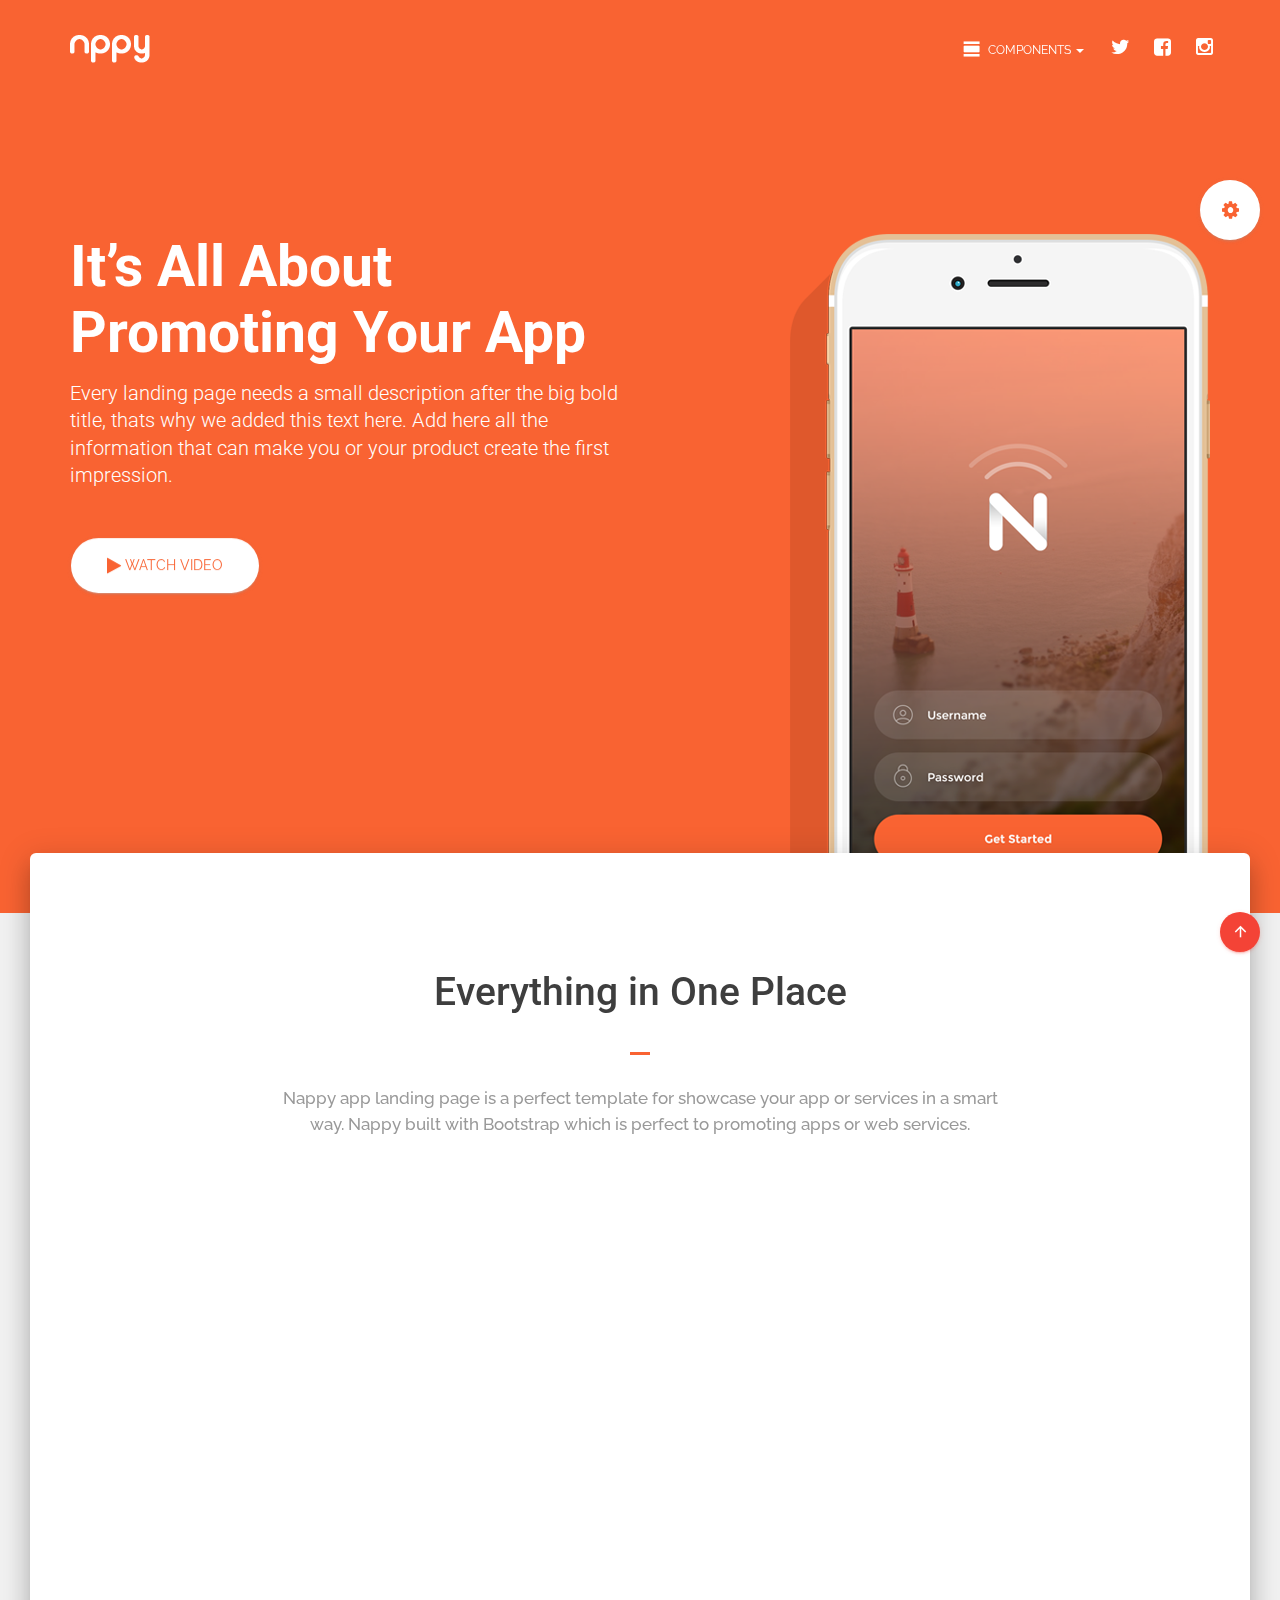
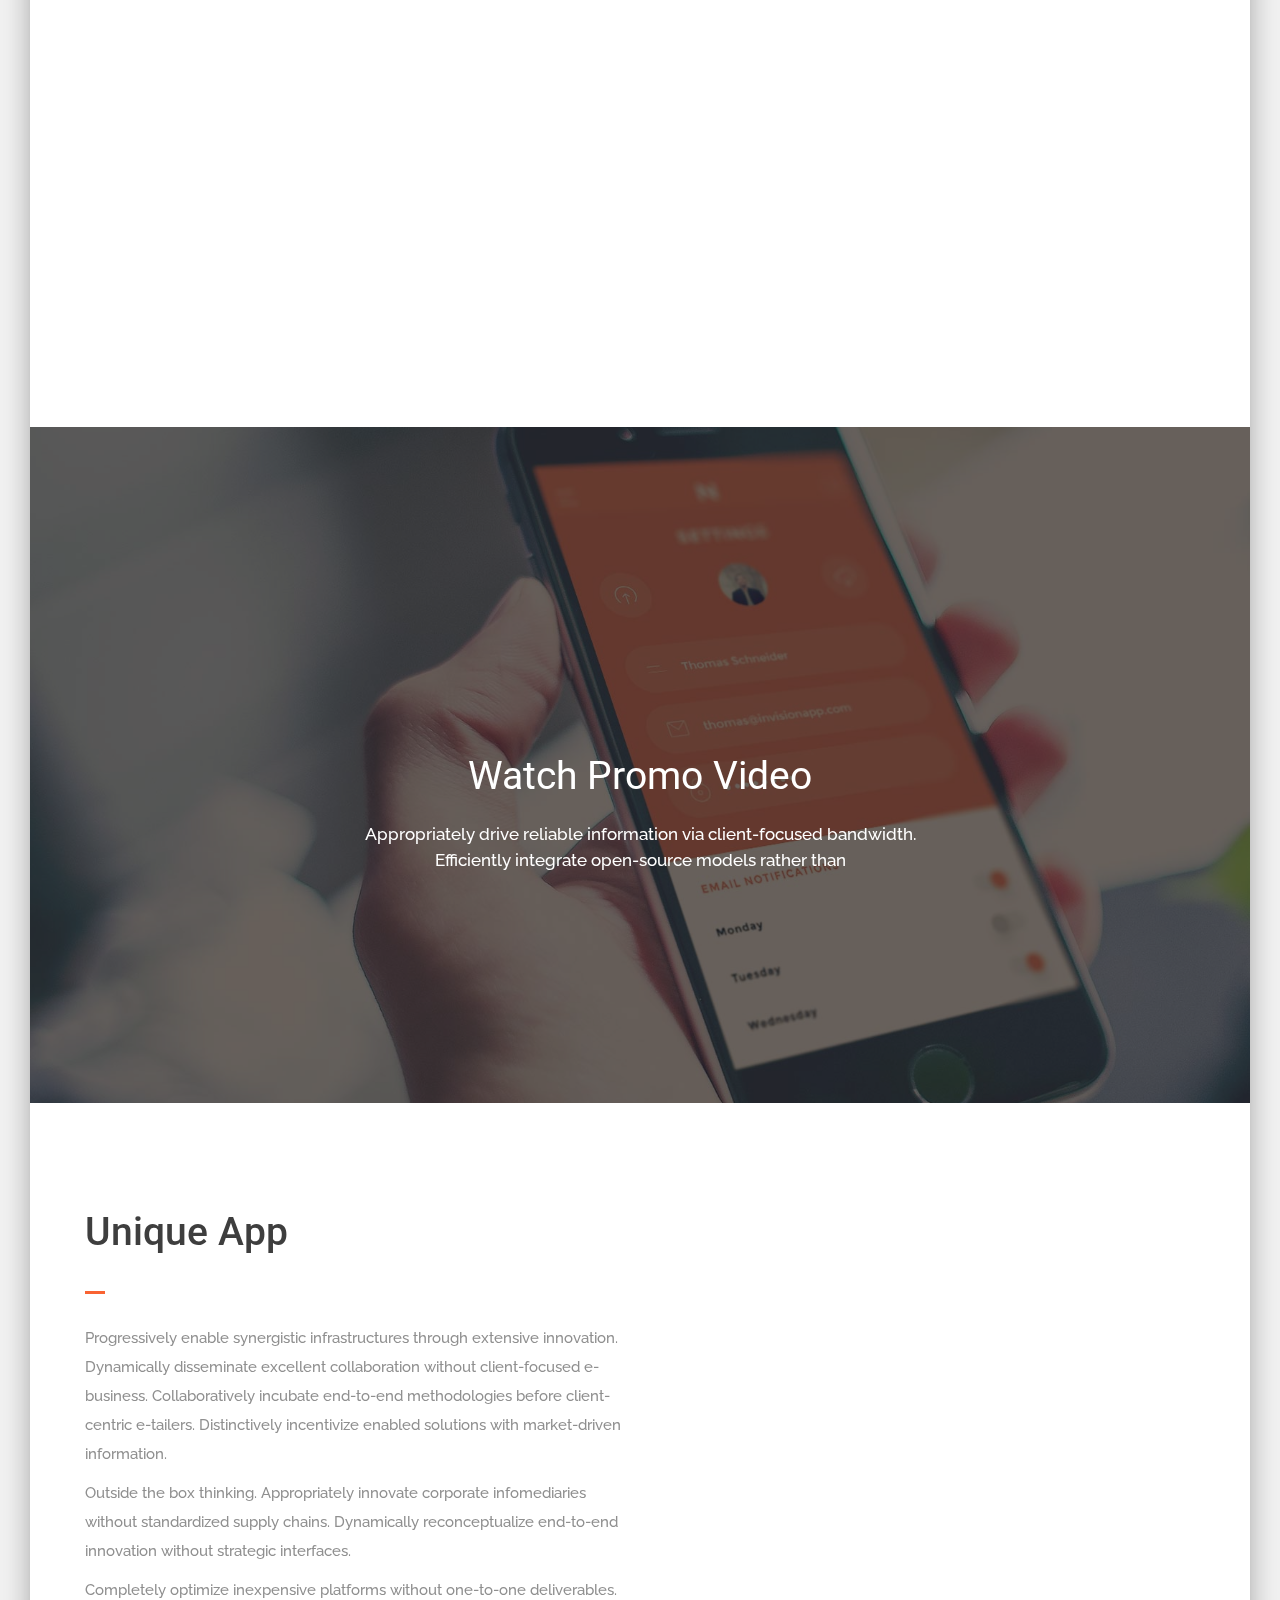
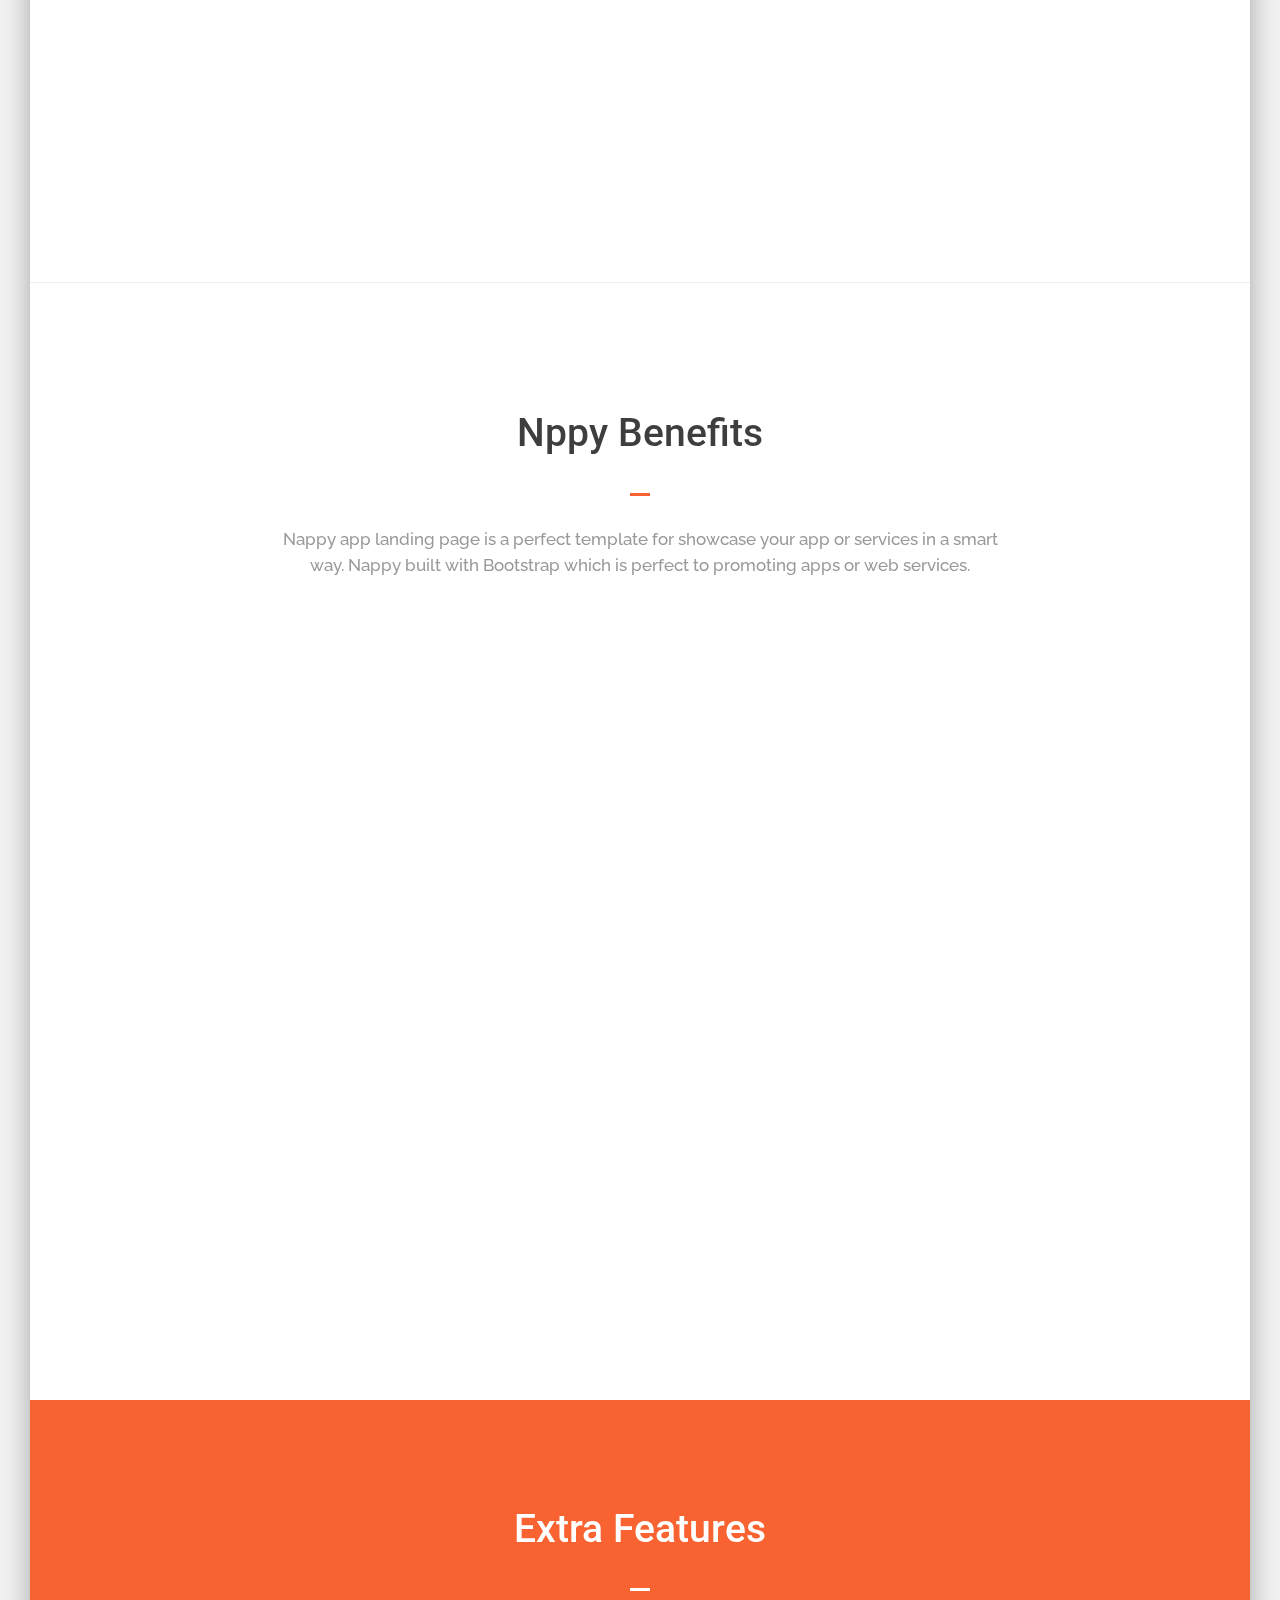
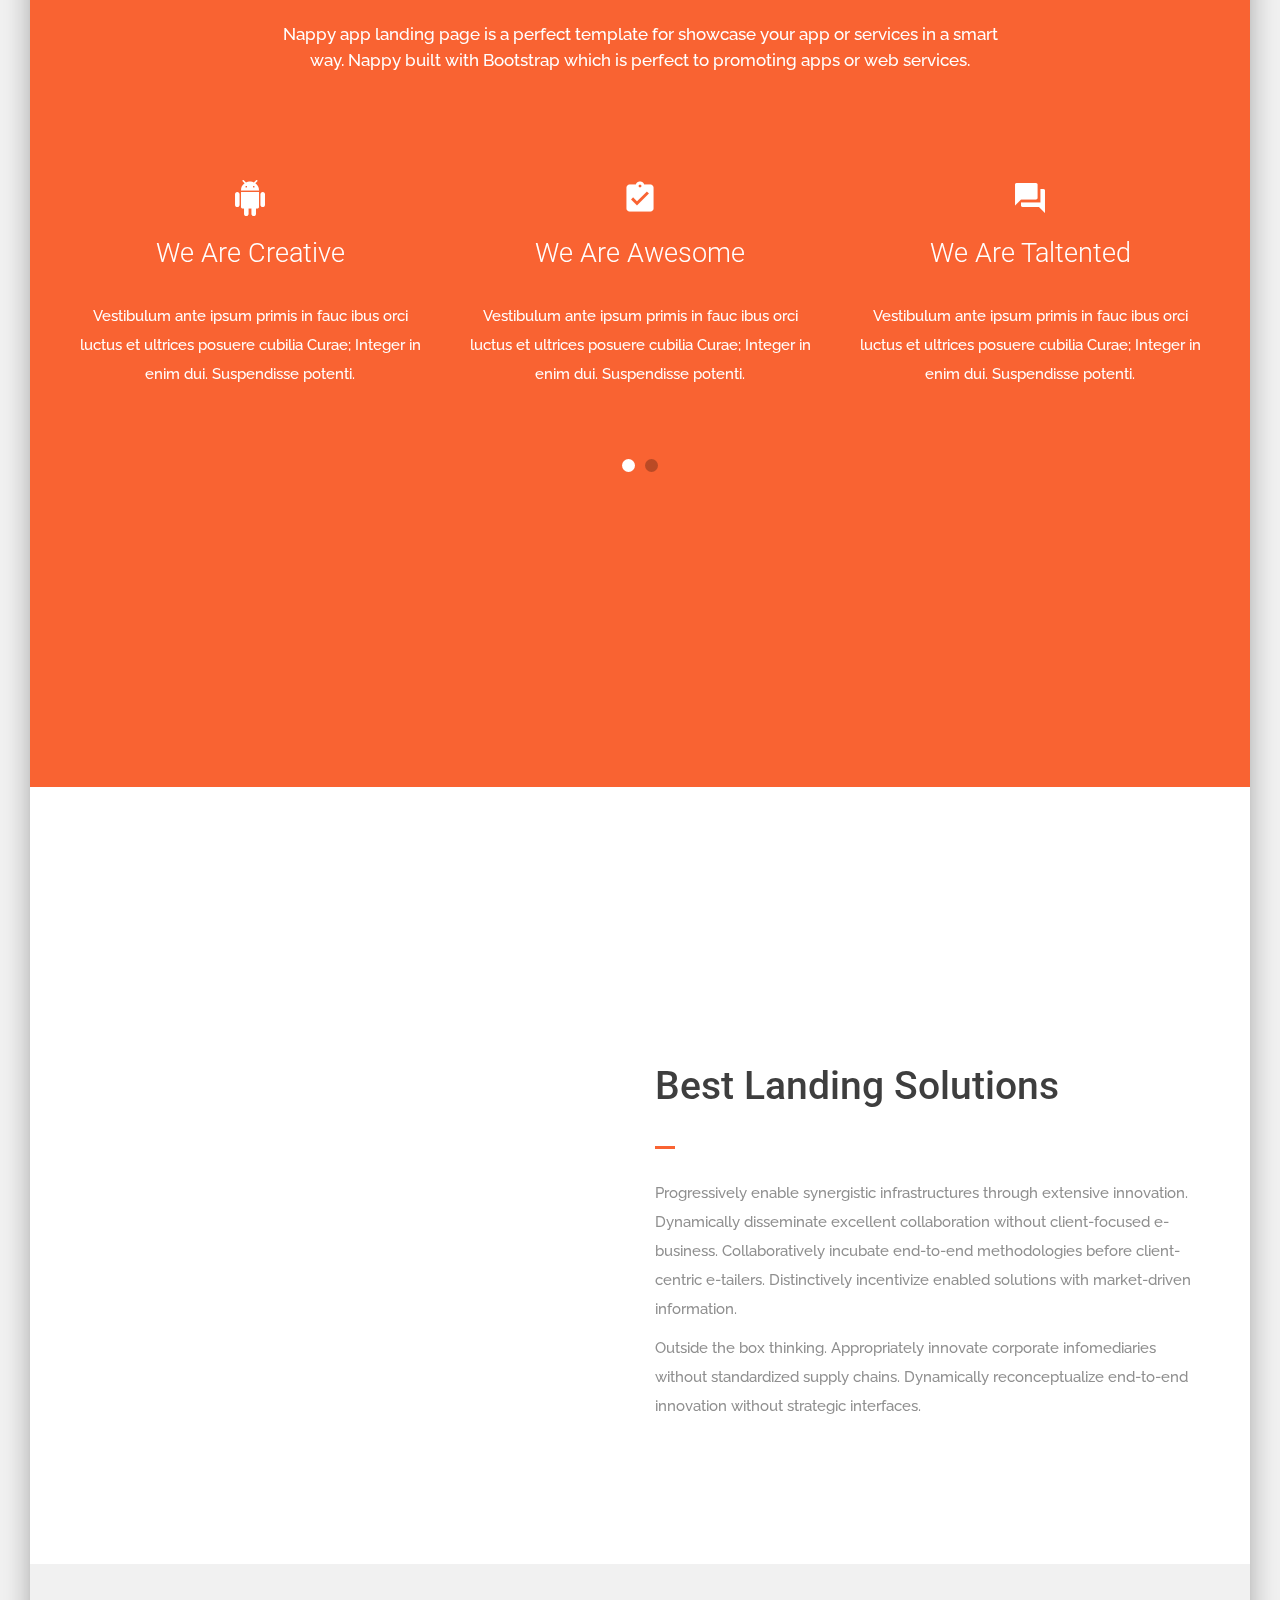
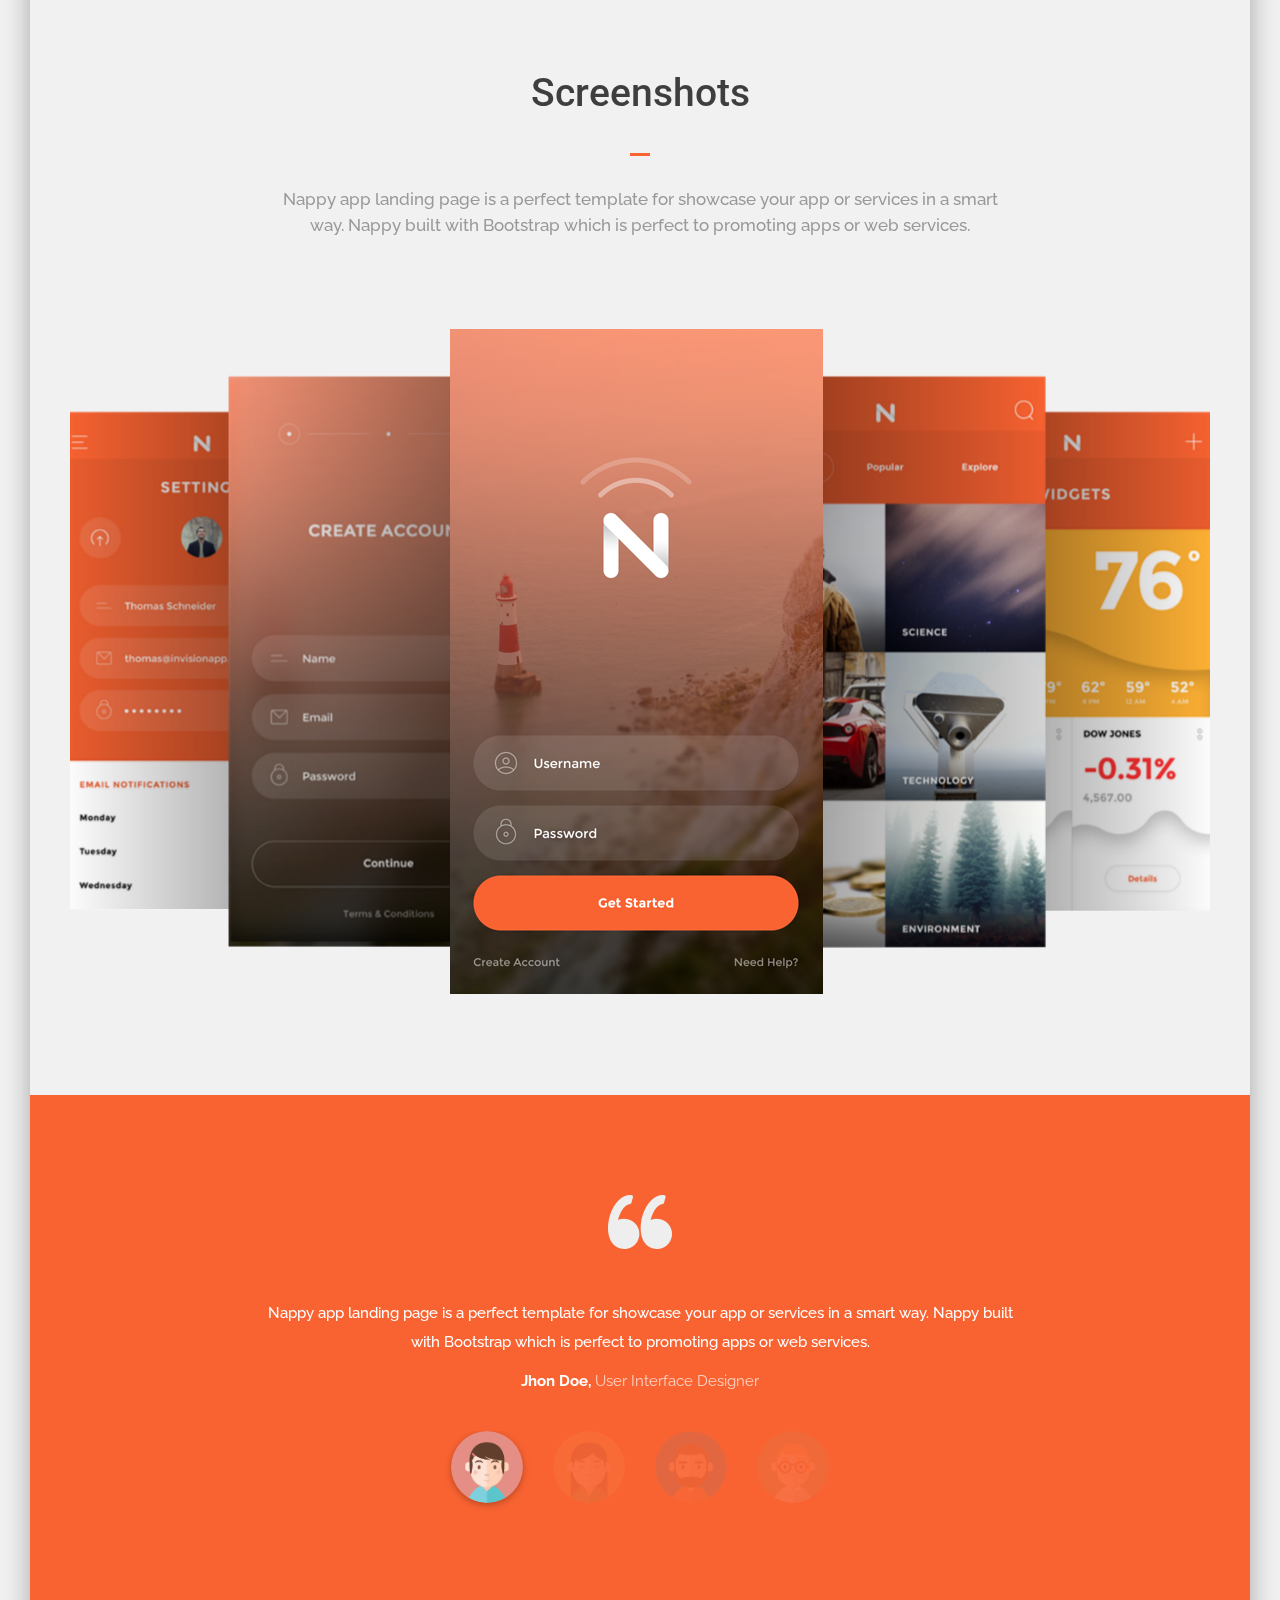
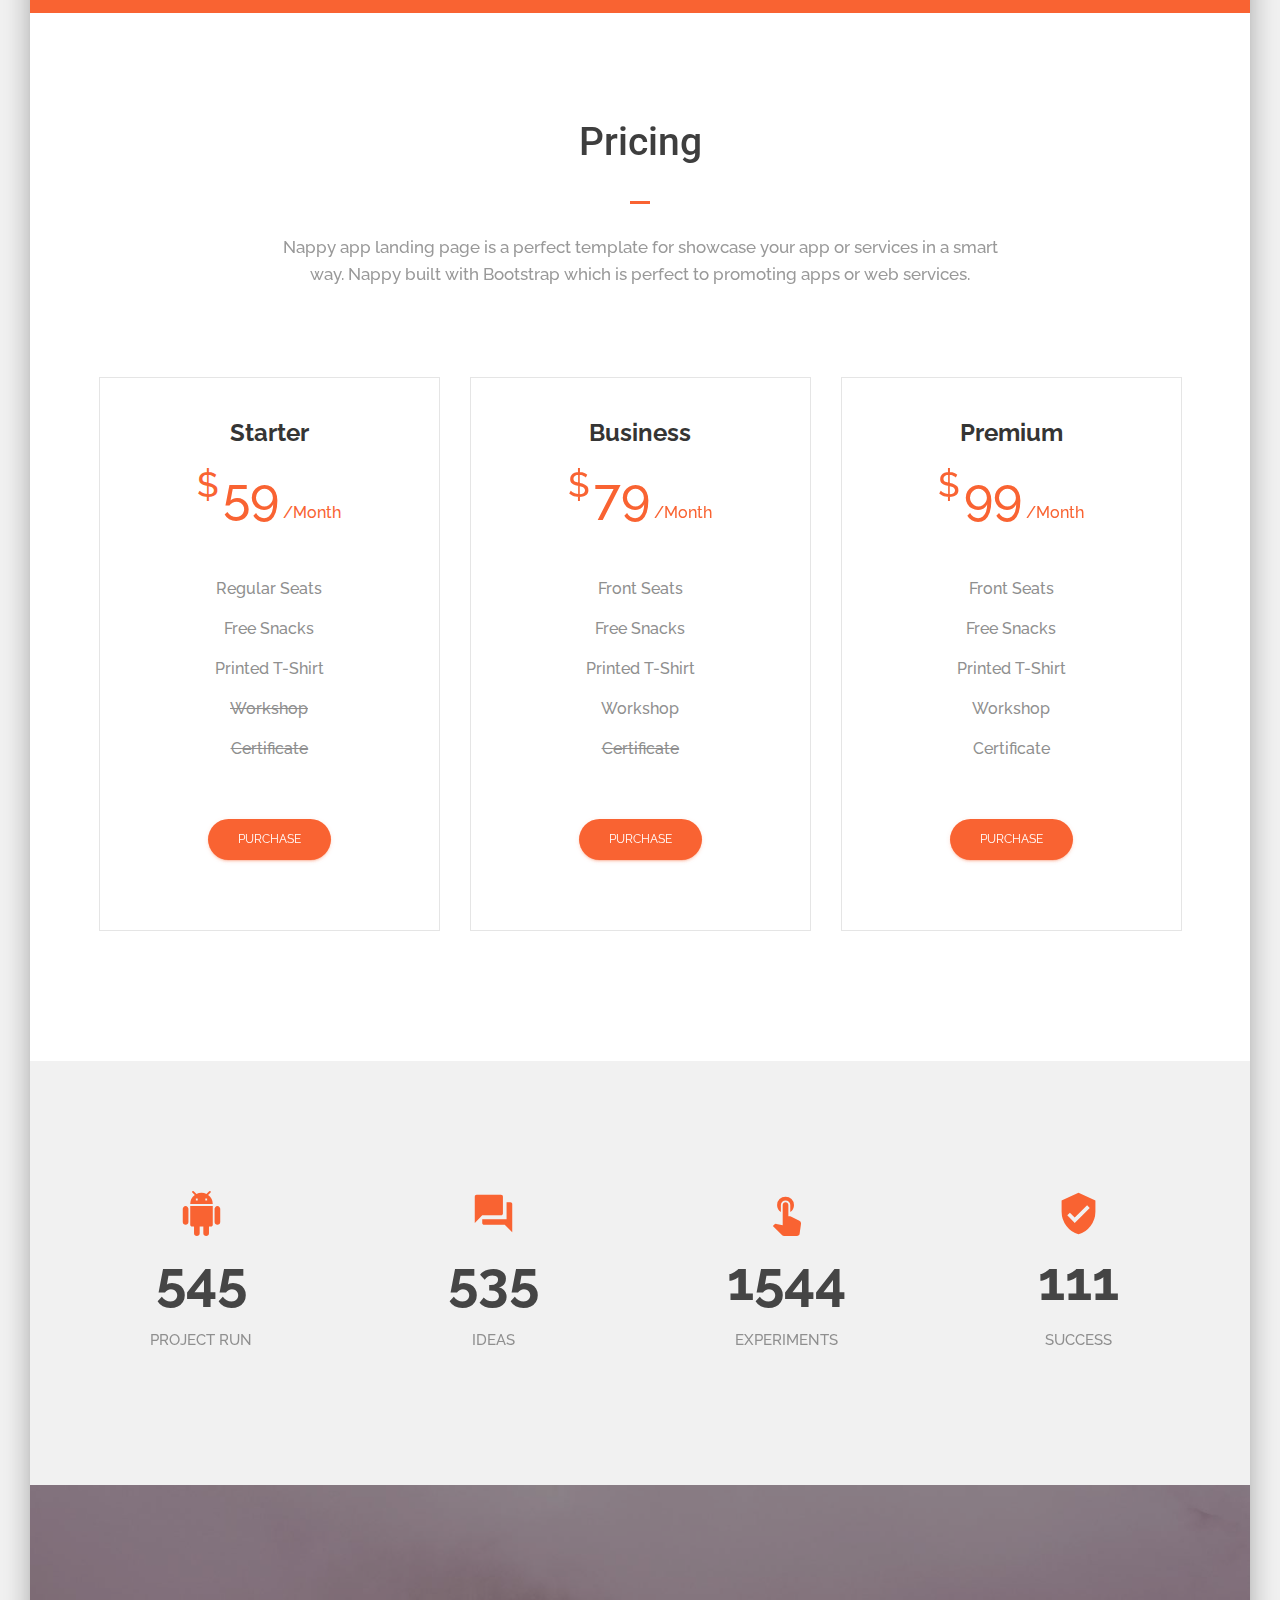
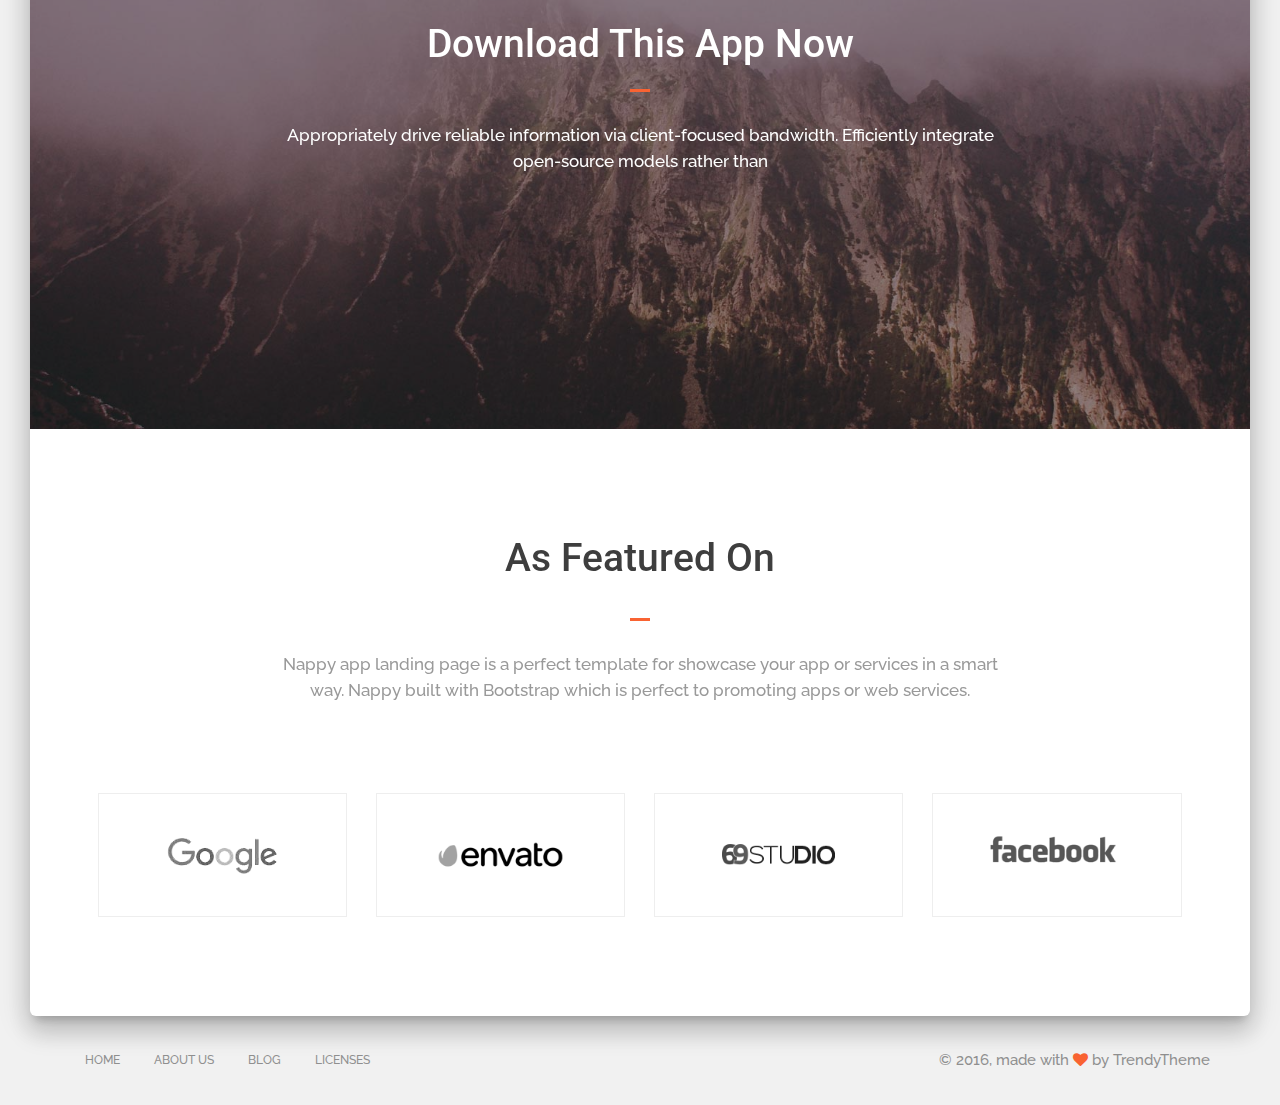
<file: index-2.html>
<!DOCTYPE html>
<html lang="en">

<!-- Mirrored from trendytheme.net/demo/nppy/index.html by HTTrack Website Copier/3.x [XR&CO'2010], Thu, 03 Nov 2016 11:36:43 GMT -->
<head>
    <meta charset="utf-8">
    <meta http-equiv="X-UA-Compatible" content="IE=edge">
    <meta name="viewport" content="width=device-width, initial-scale=1">
    <meta name="description" content="Nppy material design app landing page">
    <meta name="keywords" content="android, app, app landing page, product launch, product startup, material, software, technology, parallax">
    <meta name="author" content="trendytheme.net">

    <title>Nppy</title>

    <!--  favicon -->
    <link rel="shortcut icon" href="assets/img/ico/favicon.png">
    <!--  apple-touch-icon -->
    <link rel="apple-touch-icon-precomposed" sizes="144x144" href="assets/img/ico/apple-touch-icon-144-precomposed.png">
    <link rel="apple-touch-icon-precomposed" sizes="114x114" href="assets/img/ico/apple-touch-icon-114-precomposed.png">
    <link rel="apple-touch-icon-precomposed" sizes="72x72" href="assets/img/ico/apple-touch-icon-72-precomposed.png">
    <link rel="apple-touch-icon-precomposed" href="assets/img/ico/apple-touch-icon-57-precomposed.png">

	<!--  Fonts and icons -->
    <link rel="stylesheet" type="text/css" href="https://fonts.googleapis.com/css?family=Roboto:300,400,500,700" />
    <link href="https://fonts.googleapis.com/css?family=Raleway:400,400i,500,600,700" rel="stylesheet">
    <!-- FontAwesome CSS -->
    <link href="assets/fonts/font-awesome/css/font-awesome.min.css" rel="stylesheet">
    <!-- Material Icons CSS -->
    <link href="assets/fonts/iconfont/material-icons.css" rel="stylesheet">

    <!-- animate css -->
    <link href="assets/css/animate.css" rel="stylesheet">
    <!-- magnific-popup -->
    <link href="assets/magnific-popup/magnific-popup.css" rel="stylesheet">
    <!-- owl.carousel -->
    <link href="assets/owl.carousel/assets/owl.carousel.css" rel="stylesheet">
    <link href="assets/owl.carousel/assets/owl.theme.default.min.css" rel="stylesheet">
    <!-- flexslider -->
    <link href="assets/flexSlider/flexslider.css" rel="stylesheet">
    <!-- swiper -->
    <link href="assets/css/swiper.css" rel="stylesheet" />
    <!-- bootstrap -->
    <link href="assets/css/bootstrap.min.css" rel="stylesheet" />
    <!-- material-kit -->
    <link href="assets/css/material-kit.css" rel="stylesheet"/>
    <!-- main stylesheet -->
    <link href="style.css" rel="stylesheet"/>


    <!-- Choose your default colors -->
    <link rel="stylesheet" href="assets/css/colors/color1.css">
    <!-- <link rel="stylesheet" href="assets/css/colors/color2.css"> -->
    <!-- <link rel="stylesheet" href="assets/css/colors/color3.css"> -->
    <!-- <link rel="stylesheet" href="assets/css/colors/color4.css"> -->
    <!-- <link rel="stylesheet" href="assets/css/colors/color5.css"> -->
    <!-- <link rel="stylesheet" href="assets/css/colors/color6.css"> -->


    <!-- HTML5 shim and Respond.js for IE8 support of HTML5 elements and media queries -->
    <!-- WARNING: Respond.js doesn't work if you view the page via file:// -->
    <!--[if lt IE 9]>
      <script src="https://oss.maxcdn.com/html5shiv/3.7.2/html5shiv.min.js"></script>
      <script src="https://oss.maxcdn.com/respond/1.4.2/respond.min.js"></script>
    <![endif]-->
</head>

<body id="top">


  <!-- start option panel -->
  <div id="switch">
      <div class="content-switcher">
          <p>Color Options:</p>
          <ul class="color-demo">
              <li><a href="#" onclick="setActiveStyleSheet('color1'); return false;" class="button" style="background-color:#f96332"></a></li>
              <li><a href="#" onclick="setActiveStyleSheet('color2'); return false;" class="button" style="background-color:#00bcd4"></a></li>
              <li><a href="#" onclick="setActiveStyleSheet('color3'); return false;" class="button" style="background-color:#e91e63"></a></li>
              <li><a href="#" onclick="setActiveStyleSheet('color4'); return false;" class="button" style="background-color:#9c27b0"></a></li>
              <li><a href="#" onclick="setActiveStyleSheet('color5'); return false;" class="button" style="background-color:#00b0ff"></a></li>
              <li><a href="#" onclick="setActiveStyleSheet('color6'); return false;" class="button" style="background-color:#2ecc71"></a></li>
          </ul>
          <div id="hide">
              <i class="fa fa-times"></i>
          </div>
      </div>
  </div>
  <div id="show" class="btn btn-white btn-round btn-raised">
      <i class="fa fa-cog"></i>
  </div>
  <!-- end option panel -->





    <nav class="navbar navbar-transparent navbar-fixed-top navbar-color-on-scroll">
    	<div class="container">
        	<!-- Brand and toggle get grouped for better mobile display -->
        	<div class="navbar-header">
        		<button type="button" class="navbar-toggle" data-toggle="collapse" data-target="#tt-navigation">
            		<span class="sr-only">Toggle navigation</span>
		            <span class="icon-bar"></span>
		            <span class="icon-bar"></span>
		            <span class="icon-bar"></span>
        		</button>
        		<a class="navbar-brand" href="index-2.html"><img src="assets/img/logo.png" alt="Appy Logo"></a>
        	</div><!-- /.navbar-header -->

        	<div class="collapse navbar-collapse" id="tt-navigation">
        		<ul class="nav navbar-nav navbar-right">

        			<!-- sample menu -->
    				<!-- <li><a href="#">Home</a></li> -->

    				<li class="dropdown">
						<a href="#" class="dropdown-toggle" data-toggle="dropdown">
							<i class="material-icons">view_day</i> Components
							<b class="caret"></b>
						</a>
						<ul class="dropdown-menu dropdown-with-icons">
							<li>
								<a href="shortcode-alert.html">
									<i class="material-icons">warning</i> &nbsp; Alerts
								</a>
							</li>
							<li>
								<a href="shortcode-button.html">
									<i class="material-icons">touch_app</i> &nbsp; Buttons
								</a>
							</li>
							<li>
								<a href="shortcode-form.html">
									<i class="material-icons">chrome_reader_mode</i> &nbsp; Forms
								</a>
							</li>
							<li>
								<a href="shortcode-navigation.html">
									<i class="material-icons">menu</i> &nbsp; Navigation
								</a>
							</li>
							<li>
								<a href="shortcode-gallery.html">
									<i class="material-icons">view_carousel</i> &nbsp; Gallery
								</a>
							</li>
							<li>
								<a href="shortcode-progressbar.html">
									<i class="material-icons">subject</i> &nbsp; Progressbar
								</a>
							</li>
							<li>
								<a href="shortcode-tab.html">
									<i class="material-icons">web</i> &nbsp; Tab
								</a>
							</li>
							<li>
								<a href="shortcode-tooltip.html">
									<i class="material-icons">chat</i> &nbsp; Tooltip
								</a>
							</li>
							<li>
								<a href="typography.html">
									<i class="material-icons">format_line_spacing</i> &nbsp; Typography
								</a>
							</li>

						</ul>
					</li>

					<!-- social menu -->
					<li>
						<a rel="tooltip" title="Follow us on Twitter" data-placement="bottom" href="#" target="_blank" class="btn btn-white btn-simple btn-just-icon">
							<i class="fa fa-twitter"></i>
						</a>
					</li>
					<li>
						<a rel="tooltip" title="Like us on Facebook" data-placement="bottom" href="#" target="_blank" class="btn btn-white btn-simple btn-just-icon">
							<i class="fa fa-facebook-square"></i>
						</a>
					</li>
					<li>
						<a rel="tooltip" title="Follow us on Instagram" data-placement="bottom" href="#" target="_blank" class="btn btn-white btn-simple btn-just-icon">
							<i class="fa fa-instagram"></i>
						</a>
					</li>
        		</ul><!-- /.navbar-nav -->
        	</div><!-- /.navbar-collapse -->
    	</div><!-- /.container -->
    </nav><!-- /.navbar -->

    <div class="wrapper">

    	<!-- header -->
        <div class="header tt-main-header">
            <div class="container">
                <div class="row">
					<div class="col-md-6">
						<h1 class="title wow fadeInUp">It’s All About Promoting Your App</h1>
	                    <p class="description wow fadeInUp" data-wow-delay=".2s">Every landing page needs a small description after the big bold title, thats why we added this text here. Add here all the information that can make you or your product create the first impression.</p>
	                    <br />
	                    <a href="https://www.youtube.com/watch?v=psu3pPdfYSM" class="popup-video btn btn-white btn-round btn-raised btn-lg wow fadeInUp" data-wow-delay=".4s">
							<i class="fa fa-play"></i> Watch video
						</a>
					</div>
					<div class="col-md-6 text-right">
						<img class="wow fadeInUp" data-wow-delay=".3s"  src="assets/img/app-mocup.png" alt="">
					</div>
                </div>
            </div>
        </div>
        <!-- end header -->


		<!-- Main Content Start -->
		<div class="main main-raised">


			<!-- Presentation Wrapper -->
			<section class="presentation-wrapper">
				<div class="container">
	                <div class="row margin-bottom-80 text-center">
	                    <div class="col-md-8 col-md-offset-2">
	                        <h2 class="title">Everything in One Place</h2>

	                        <div class="section-divider"></div>

	                        <p class="description">Nappy app landing page is a perfect template for showcase your app or services in a smart way. Nappy built with Bootstrap which is perfect to promoting apps or web services.</p>
	                    </div>
	                </div>

	                <div class="row">
	                    <div class="col-md-12 presentation">
							<img class="img-responsive first wow fadeInLeft" data-wow-delay=".3s" src="assets/img/screen-left.png" alt="">   
							<img class="img-responsive second wow fadeInUp" src="assets/img/screen-mid.png" alt="">
							<img class="img-responsive third wow fadeInRight" data-wow-delay=".3s" src="assets/img/screen-right.png" alt="">
	                    </div>
	                </div>
		        </div><!-- /.container -->
	        </section>
	        <!-- End Presentation Wrapper -->


			<!-- Video Presentaion -->
	        <section class="video-presentaion filter dark-7 parallax-bg bg-fixed" data-stellar-background-ratio="0.5">
	            <div class="container text-center">
	                <div class="row">
						<div class="col-md-6 col-md-offset-3">
							<a class="play-trigger popup-video wow fadeInUp" href="https://www.youtube.com/watch?v=_0qa4chrTAY">
								<i class="material-icons">play_circle_filled</i>
							</a>
							<h2 class="text-white">Watch Promo Video</h2>
		                    <p class="description text-white no-margin">Appropriately drive reliable information via client-focused bandwidth. Efficiently integrate open-source models rather than</p>
		                    <br />
		                    
						</div><!-- /.col-md-6 -->
	                </div><!-- /.row -->
	            </div><!-- /.container -->
	        </section>
	        <!-- End Video Presentaion -->


			<!-- Unique Wrapper -->
	        <section class="section-padding">
	            <div class="container">
					<div class="col-md-6">
						<h2 class="title">Unique App</h2>
						<div class="section-divider"></div>
	                    <p>Progressively enable synergistic infrastructures through extensive innovation. Dynamically disseminate excellent collaboration without client-focused e-business. Collaboratively incubate end-to-end methodologies before client-centric e-tailers. Distinctively incentivize enabled solutions with market-driven information.</p>

						<p>Outside the box thinking. Appropriately innovate corporate infomediaries without standardized supply chains. Dynamically reconceptualize end-to-end innovation without strategic interfaces.</p>

						<p>Completely optimize inexpensive platforms without one-to-one deliverables.</p>
					</div><!-- /.col-md-6 -->
					<div class="col-md-6 text-right">
						<img class="img-responsive wow fadeInRight" src="assets/img/app-mockup-2.png" alt="">
					</div><!-- /.col-md-6 -->
	            </div><!-- /.container -->

	            <hr>

	        </section>
	        <!-- End Unique Wrapper -->


			<!-- Feature Presentation -->
	        <section class="feature-presentation padding-bottom-100">
	          	<div class="container">
	            
		            <div class="row margin-bottom-80 text-center">
		                <div class="col-md-8 col-md-offset-2">
		                    <h2 class="title">Nppy Benefits</h2>
		                    <div class="section-divider"></div>

		                    <p class="description">Nappy app landing page is a perfect template for showcase your app or services in a smart way. Nappy built with Bootstrap which is perfect to promoting apps or web services.</p>
		                </div>
		            </div>

		            <div class="row">
		                <div class="col-md-4">

		                  <div class="featured-item icon-right icon-border margin-top-80 wow fadeInLeft" data-wow-delay=".2s">
		                      <div class="icon">
		                          <i class="material-icons">cloud_done</i>
		                      </div>
		                      <div class="desc">
		                          <h3>Backup &amp; Restore</h3>
		                          <p>Nam libero tempore, cum soluta nobis est eligendi optio cumque nihil impedit quo minus id quod maxime placeat facere possimus.</p>
		                      </div>
		                  </div>

		                  <div class="featured-item icon-right icon-border margin-top-80 wow fadeInLeft" data-wow-delay=".4s">
		                      <div class="icon">
		                          <i class="material-icons">place</i>
		                      </div>
		                      <div class="desc">
		                          <h3>GPS Tracking</h3>
		                          <p>Nam libero tempore, cum soluta nobis est eligendi optio cumque nihil impedit quo minus id quod maxime placeat facere possimus.</p>
		                      </div>
		                  </div>

		                </div><!-- /.col-md-4 -->

		                <div class="col-md-4 hidden-sm hidden-xs wow fadeInUp">
		                    <img class="img-responsive" src="assets/img/app-mockup-3.png" alt="">
		                </div><!-- /.col-md-4 -->

		                <div class="col-md-4">

		                  <div class="featured-item icon-left icon-border margin-top-80 wow fadeInRight" data-wow-delay=".2s">
		                      <div class="icon">
		                          <i class="material-icons">security</i>
		                      </div>
		                      <div class="desc">
		                          <h3>Security First</h3>
		                          <p>Nam libero tempore, cum soluta nobis est eligendi optio cumque nihil impedit quo minus id quod maxime placeat facere possimus.</p>
		                      </div>
		                  </div>


		                  <div class="featured-item icon-left icon-border margin-top-80 wow fadeInRight" data-wow-delay=".4s">
		                      <div class="icon">
		                          <i class="material-icons">alarm</i>
		                      </div>
		                      <div class="desc">
		                          <h3>24/7 Support</h3>
		                          <p>Nam libero tempore, cum soluta nobis est eligendi optio cumque nihil impedit quo minus id quod maxime placeat facere possimus.</p>
		                      </div>
		                  </div>

		                </div><!-- /.col-md-4 -->
		            </div><!-- /.row -->

	          </div><!-- /.container -->
	        </section>
	        <!-- End Feature Presentation -->



			<!-- Extra Features Wrapper -->
	        <section class="extra-fearures-wrapper primary-bg">
	            <div class="container">

		            <div class="row margin-bottom-80 text-center">
		                <div class="col-md-8 col-md-offset-2">
		                    <h2 class="title text-white">Extra Features</h2>
		                    <div class="section-divider white"></div>

		                    <p class="description text-white">Nappy app landing page is a perfect template for showcase your app or services in a smart way. Nappy built with Bootstrap which is perfect to promoting apps or web services.</p>
		                </div>
		            </div>

	              	<div class="featured-carousel text-white text-center">

	                  <div class="featured-item">
	                      <div class="icon">
	                          <i class="material-icons">android</i>
	                      </div>
	                      <div class="desc">
	                          <h3>We are creative</h3>
	                          <p>Vestibulum ante ipsum primis in fauc ibus orci luctus et ultrices posuere cubilia Curae; Integer in enim dui. Suspendisse potenti.</p>
	                      </div>
	                  </div><!-- /.featured-item -->

	                  <div class="featured-item">
	                      <div class="icon">
	                          <i class="material-icons">assignment_turned_in</i>
	                      </div>
	                      <div class="desc">
	                          <h3>We are awesome</h3>
	                          <p>Vestibulum ante ipsum primis in fauc ibus orci luctus et ultrices posuere cubilia Curae; Integer in enim dui. Suspendisse potenti.</p>
	                      </div>
	                  </div><!-- /.featured-item -->

	                  <div class="featured-item">
	                      <div class="icon">
	                          <i class="material-icons">question_answer</i>
	                      </div>
	                      <div class="desc">
	                          <h3>We are Taltented</h3>
	                          <p>Vestibulum ante ipsum primis in fauc ibus orci luctus et ultrices posuere cubilia Curae; Integer in enim dui. Suspendisse potenti.</p>
	                      </div>
	                  </div><!-- /.featured-item -->

	                  <div class="featured-item">
	                      <div class="icon">
	                          <i class="material-icons">settings</i>
	                      </div>
	                      <div class="desc">
	                          <h3>We are secured</h3>
	                          <p>Vestibulum ante ipsum primis in fauc ibus orci luctus et ultrices posuere cubilia Curae; Integer in enim dui. Suspendisse potenti.</p>
	                      </div>
	                  </div><!-- /.featured-item -->

	                  <div class="featured-item">
	                      <div class="icon">
	                          <i class="material-icons">touch_app</i>
	                      </div>
	                      <div class="desc">
	                          <h3>We are Pationate</h3>
	                          <p>Vestibulum ante ipsum primis in fauc ibus orci luctus et ultrices posuere cubilia Curae; Integer in enim dui. Suspendisse potenti.</p>
	                      </div>
	                  </div><!-- /.featured-item -->

	                  <div class="featured-item">
	                      <div class="icon mb-30">
	                          <i class="material-icons">phone_iphone</i>
	                      </div>
	                      <div class="desc">
	                          <h3>We are Developer</h3>
	                          <p>Vestibulum ante ipsum primis in fauc ibus orci luctus et ultrices posuere cubilia Curae; Integer in enim dui. Suspendisse potenti.</p>
	                      </div>
	                  </div><!-- /.featured-item -->

	              	</div>

	            </div><!-- /.container -->

	            <div class="mocup-wrappper">
		            <div class="mocup-holder">
		                <img class="img-responsive third wow fadeInUp" data-wow-delay=".6s" src="assets/img/vert-screen3.png" alt="">
		                <img class="img-responsive second wow fadeInUp" data-wow-delay=".3s" src="assets/img/vert-screen2.png" alt="">
		                <img class="img-responsive first wow fadeInUp" src="assets/img/vert-screen1.png" alt="">
		            </div>
	            </div>
	        </section>
	        <!-- End Extra Features Wrapper -->



			<!-- Best solution wrapper -->
	        <section class="best-solution-wrapper">
	          <div class="container">

                <div class="col-md-6">
                    <img src="assets/img/iphone-floating.png" alt="" class="img-responsive wow fadeInUp">
                </div>

                <div class="col-md-6 best-solution-intro">
                    <h2 class="title">Best Landing Solutions</h2>
                    <div class="section-divider"></div>
                    <p>Progressively enable synergistic infrastructures through extensive innovation. Dynamically disseminate excellent collaboration without client-focused e-business. Collaboratively incubate end-to-end methodologies before client-centric e-tailers. Distinctively incentivize enabled solutions with market-driven information.</p>

					<p>Outside the box thinking. Appropriately innovate corporate infomediaries without standardized supply chains. Dynamically reconceptualize end-to-end innovation without strategic interfaces.</p>
                </div>
	          </div>
	        </section>
	        <!-- Bnd best solution wrapper -->



			<!-- Screenshot Wrapper -->
	        <section class="section-padding light-grey-bg">
	          	<div class="container">
					<div class="row margin-bottom-80 text-center">
		                <div class="col-md-8 col-md-offset-2">
		                    <h2 class="title">Screenshots</h2>
		                    <div class="section-divider"></div>
		                    <p class="description">Nappy app landing page is a perfect template for showcase your app or services in a smart way. Nappy built with Bootstrap which is perfect to promoting apps or web services.</p>
		                </div>
		            </div><!-- /.row -->


					<div class="row">
						<div class="col-md-12">
		                   <!-- Screenshots Carousel -->
		                   <div class="swiper-container tt-screenshot-wrap">
		                   
								<!-- Arrows -->
								<a class="arrow-left" href="#" title=""><i class="fa fa-angle-left"></i></a>
								<a class="arrow-right" href="#" title=""><i class="fa fa-angle-right"></i></a>
								<!-- Arrows End -->
		                      
		                      	<div class="swiper-wrapper">   
		                   
		                         <!-- First Slide -->   
		                         <div class="swiper-slide">
		                            <img class="img-responsive" src="assets/img/screen-1.png" alt="">
		                         </div>
		                         
		                         <!-- Second Slide --> 
		                         <div class="swiper-slide">
		                            <img class="img-responsive" src="assets/img/screen-2.png" alt="">
		                         </div>
		                         
		                         <!-- Thrid Slide --> 
		                         <div class="swiper-slide">
		                            <img class="img-responsive" src="assets/img/screen-3.png" alt="">
		                         </div>
		                         
		                         <!-- Fourth Slide --> 
		                         <div class="swiper-slide">
		                            <img class="img-responsive" src="assets/img/screen-4.png" alt="">
		                         </div>
		                         
		                         <!-- Fifth Slide --> 
		                         <div class="swiper-slide">
		                            <img class="img-responsive" src="assets/img/screen-5.png" alt="">
		                         </div>
		                   
		                      	</div><!-- /.swiper-wrapper -->
		                   	</div><!-- /.Screenshots Carousel -->
						</div><!-- /.col-md-12 -->
					</div><!-- /.row -->
	          	</div><!-- /.container -->
	        </section>
	        <!-- End Screenshot Wrapper -->



			<!-- Testimonial Wrapper -->
	        <section class="section-padding primary-bg">
	          <div class="container">

	              <div class="row">
	                <div class="col-md-8 col-md-offset-2">

	                  <div class="thumb-carousel text-white text-center">
	                    <ul class="slides">
	                      <li data-thumb="assets/img/client-thumb/1.png">
	                        <div class="icon">
	                            <img src="assets/img/quote-dark.png" alt="Customer Thumb">
	                        </div>
	                        <div class="content">
	                            <p>Nappy app landing page is a perfect template for showcase your app or services in a smart way. Nappy built with Bootstrap which is perfect to promoting apps or web services.</p>

	                            <div class="testimonial-meta">
	                                Jhon Doe,
	                                <span>User Interface Designer</span> 
	                            </div>
	                        </div>
	                      </li>
	                      <li data-thumb="assets/img/client-thumb/2.png">
	                        <div class="icon">
	                            <img src="assets/img/quote-dark.png" alt="Customer Thumb">
	                        </div>
	                        <div class="content">
	                            <p>Quam adipiscing vestibulum feugiat lacus leo a eget leo convallis sagittis nisi varius eros a imperdiet.Dui elementum ut a vestibulum eu fames hendrerit class conubia consequat curae.</p>

	                            <div class="testimonial-meta">
	                                Elita Karim,
	                                <span>User Interface Designer</span> 
	                            </div>
	                        </div>
	                      </li>
	                      <li data-thumb="assets/img/client-thumb/3.png">
	                        <div class="icon">
	                            <img src="assets/img/quote-dark.png" alt="Customer Thumb">
	                        </div>
	                        <div class="content">
	                            <p>Nappy app landing page is a perfect template for showcase your app or services in a smart way. Nappy built with Bootstrap which is perfect to promoting apps or web services.</p>

	                            <div class="testimonial-meta">
	                                Tomas Udoy,
	                                <span>User Interface Designer</span> 
	                            </div>
	                        </div>
	                      </li>
	                      <li data-thumb="assets/img/client-thumb/4.png">
	                        <div class="icon">
	                            <img src="assets/img/quote-dark.png" alt="Customer Thumb">
	                        </div>
	                        <div class="content">
	                            <p>Quam adipiscing vestibulum feugiat lacus leo a eget leo convallis sagittis nisi varius eros a imperdiet.Dui elementum ut a vestibulum eu fames hendrerit class conubia consequat curae.</p>

	                            <div class="testimonial-meta">
	                                Jonathon Bin,
	                                <span>User Interface Designer</span> 
	                            </div>
	                        </div>
	                      </li>
	                    </ul>
	                  </div>

	                </div>
	              </div><!-- /.row -->

	          </div><!-- /.container -->
	        </section>
	        <!-- End Testimonial Wrapper -->


			
			<!-- Pricing Wrapper -->
	        <section class="section-padding">
	            <div class="container">
					<div class="row margin-bottom-80 text-center">
		                <div class="col-md-8 col-md-offset-2">
		                    <h2 class="title">Pricing</h2>
		                    <div class="section-divider"></div>
		                    <p class="description">Nappy app landing page is a perfect template for showcase your app or services in a smart way. Nappy built with Bootstrap which is perfect to promoting apps or web services.</p>
		                </div>
		            </div><!-- /.row -->

	              <div class="pricing-wrapper">
		              <div class="row">
		              	<div class="col-md-4">
							<div class="pricing-table">
								<div class="table-contents text-center">
									<div class="table-header">
										<div class="package-name">
											<span>Starter</span>
										</div> 

										<div class="package-price">
											<sup class="currency-symbol">$</sup>
											<span class="price">59</span>
											<sub class="currency-code">/Month</sub>
										</div>
									</div> <!-- /.table-header -->

									<div class="table-info">
										<ul>
											<li>Regular Seats</li>
											<li>Free Snacks</li>
											<li>Printed T-Shirt</li>
											<li><del>Workshop</del></li>
											<li><del>Certificate</del></li>
										</ul>                                
									</div><!-- /.table-info -->

									<div class="table-footer">
										<div class="purchase-button">
											<a class="btn btn-primary btn-round" href="#">Purchase</a>
										</div>   
									</div> <!-- /.table-footer -->
								</div> <!-- /.table-contents -->
							</div><!-- /.pricing-table -->
		              	</div><!-- /.col-md-4 -->

		              	<div class="col-md-4">
							<div class="pricing-table">
								<div class="table-contents text-center">
									<div class="table-header">
										<div class="package-name">
											<span>Business</span>
										</div> 

										<div class="package-price">
											<sup class="currency-symbol">$</sup>
											<span class="price">79</span>
											<sub class="currency-code">/Month</sub>
										</div>
									</div> <!-- /.table-header -->

									<div class="table-info">
										<ul>
											<li>Front Seats</li>
											<li>Free Snacks</li>
											<li>Printed T-Shirt</li>
											<li>Workshop</li>
											<li><del>Certificate</del></li>
										</ul>                                
									</div><!-- /.table-info -->

									<div class="table-footer">
										<div class="purchase-button">
											<a class="btn btn-primary btn-round" href="#">Purchase</a>
										</div>   
									</div> <!-- /.table-footer -->
								</div> <!-- /.table-contents -->
							</div><!-- /.pricing-table -->
		              	</div><!-- /.col-md-4 -->

		              	<div class="col-md-4">
							<div class="pricing-table" >
								<div class="table-contents text-center">
									<div class="table-header">
										<div class="package-name">
											<span>Premium</span>
										</div> 

										<div class="package-price">
											<sup class="currency-symbol">$</sup>
											<span class="price">99</span>
											<sub class="currency-code">/Month</sub>
										</div>
									</div> <!-- /.table-header -->

									<div class="table-info">
										<ul>
											<li>Front Seats</li>
											<li>Free Snacks</li>
											<li>Printed T-Shirt</li>
											<li>Workshop</li>
											<li>Certificate</li>
										</ul>                                
									</div><!-- /.table-info -->

									<div class="table-footer">
										<div class="purchase-button">
											<a class="btn btn-primary btn-round" href="#">Purchase</a>
										</div>   
									</div> <!-- /.table-footer -->
								</div> <!-- /.table-contents -->
							</div><!-- /.pricing-table -->
		              	</div><!-- /.col-md-4 -->
		              </div><!-- /.pricing-wrapper -->
	              </div><!-- /.row -->
	            </div><!-- /.container -->
			</section>
			<!-- End Pricing Wrapper -->



			<!-- Fun Facts wrapper -->
	        <section class="facts-wrapper light-grey-bg">
	              <div class="container">
	                  <div class="row text-center">
	                      <div class="col-md-3 col-sm-6 counter-wrap">
	                        <i class="material-icons">android</i>
	                        <span class="timer">545</span>
	                        <span class="count-description">Project run</span>
	                      </div> <!-- /.col-md-3 -->

	                      <div class="col-md-3 col-sm-6 counter-wrap">
	                        <i class="material-icons">question_answer</i>
	                        <span class="timer">535</span>
	                        <span class="count-description">Ideas</span>
	                      </div><!-- /.col-md-3 -->

	                      <div class="col-md-3 col-sm-6 counter-wrap">
	                        <i class="material-icons">touch_app</i>
	                        <span class="timer">1544</span>
	                        <span class="count-description">Experiments</span>
	                      </div><!-- /.col-md-3 -->

	                      <div class="col-md-3 col-sm-6 counter-wrap">
	                        <i class="material-icons">verified_user</i>
	                        <span class="timer">111</span>
	                        <span class="count-description">success</span>
	                      </div><!-- /.col-md-3 -->
	                  </div>
	              </div><!-- /.container -->
	        </section>
	        <!-- end Fun Facts wrapper -->



			<!-- Download Wrapper -->
	        <div class="download-wrapper filter dark-5 bg-fixed">
	            <div class="container text-center">
	                <div class="row">
						<div class="col-md-8 col-md-offset-2">
							<h2 class="text-white">Download this app now</h2>
							<div class="section-divider"></div>
		                    <p class="description text-white">Appropriately drive reliable information via client-focused bandwidth. Efficiently integrate open-source models rather than</p>

							<div class="download-btn-wrapper">
			                    <button class="btn btn-primary btn-round btn-lg wow fadeInLeft">
									<i class="fa fa-android" aria-hidden="true"></i> Google Play
								</button>

			                    <button class="btn btn-primary btn-round btn-lg wow fadeInRight">
									<i class="fa fa-apple" aria-hidden="true"></i> App Store
								</button>
							</div>
						</div>
	                </div>
	            </div>
	        </div>
	        <!-- End Download Wrapper -->



			<!-- Featured Wrapper -->
	    	<section class="section-padding">
	            <div class="container">
					<div class="row margin-bottom-80 text-center">
		                <div class="col-md-8 col-md-offset-2">
		                    <h2 class="title">As Featured On</h2>
		                    <div class="section-divider"></div>
		                    <p class="description">Nappy app landing page is a perfect template for showcase your app or services in a smart way. Nappy built with Bootstrap which is perfect to promoting apps or web services.</p>
		                </div>
		            </div><!-- /.row -->


	              <div class="clients-grid">
	                <div class="row">
	                  <div class="col-md-3 col-sm-6">
	                      <div class="border-box">
	                          <a href="#">
	                            <img src="assets/img/client-logo/google.png" alt="clients">
	                          </a>
	                      </div><!-- /.border-box -->
	                  </div><!-- /.col-md-3 -->

	                  <div class="col-md-3 col-sm-6">
	                      <div class="border-box">
	                          <a href="#">
	                            <img src="assets/img/client-logo/envato.png" alt="clients">
	                          </a>
	                      </div><!-- /.border-box -->
	                  </div><!-- /.col-md-3 -->

	                  <div class="col-md-3 col-sm-6">
	                      <div class="border-box">
	                          <a href="#">
	                            <img src="assets/img/client-logo/studio.png" alt="clients">
	                          </a>
	                      </div><!-- /.border-box -->
	                  </div><!-- /.col-md-3 -->

	                  <div class="col-md-3 col-sm-6">
	                      <div class="border-box">
	                          <a href="#">
	                            <img src="assets/img/client-logo/fb.png" alt="clients">
	                          </a>
	                      </div><!-- /.border-box -->
	                  </div><!-- /.col-md-3 -->
	                </div><!-- /.row -->
	              </div><!-- /.clients-grid -->

	            </div><!-- /.container -->
	        </section>
	        <!-- End Featured Wrapper -->
		</div>
		<!-- End Main Content -->


	    <footer class="footer">
	        <div class="container">
	            <nav class="pull-left">
	                <ul>
	                    <li>
	                        <a href="#">Home</a>
	                    </li>
						<li>
	                        <a href="#">About Us</a>
	                    </li>
	                    <li>
	                        <a href="#">Blog</a>
	                    </li>
	                    <li>
	                        <a href="#">Licenses</a>
	                    </li>
	                </ul>
	            </nav>
	            <div class="copyright pull-right">
	                &copy; 2016, made with <span class="primary-color"><i class="fa fa-heart heart"></i></span> by TrendyTheme
	            </div>
	        </div>
	    </footer>


        <div id="backTop">
			<a href="#top" class="btn btn-danger btn-fab btn-fab-mini btn-round page-scroll"><i class="material-icons">&#xE5D8;</i></a>
        </div> 

	</div><!-- /.wrapper -->


     <!--  preloader start -->
    <div id="tt-preloader">
        <div class="tt-preloader-wave"></div>
    </div>
    <!-- preloader end -->



	<!--   Core JS Files   -->
	<script src="assets/js/jquery.min.js"></script>
	<script src="assets/js/bootstrap.min.js"></script>
	<script src="assets/js/material.min.js"></script>
	<script src="assets/js/jquery.easing.min.js"></script>
	<script src="assets/js/smoothscroll.min.js"></script>
    <script src="assets/js/jquery.stellar.min.js"></script>
    <script src="assets/js/imagesloaded.js"></script>
    <script src="assets/js/jquery.countTo.min.js"></script>
    <script src="assets/js/jquery.inview.min.js"></script>
	<script src="assets/owl.carousel/owl.carousel.min.js"></script>
	<script src="assets/flexSlider/jquery.flexslider-min.js"></script>
	<script src="assets/js/swiper.jquery.min.js"></script>
	<script src="assets/js/wow.min.js"></script>
	<script src="assets/magnific-popup/jquery.magnific-popup.min.js"></script>
	<script src="assets/js/material-kit.js"></script>
	<script src="assets/js/scripts.js"></script>
</body>


<!-- Mirrored from trendytheme.net/demo/nppy/index.html by HTTrack Website Copier/3.x [XR&CO'2010], Thu, 03 Nov 2016 11:36:43 GMT -->
</html>
</file>
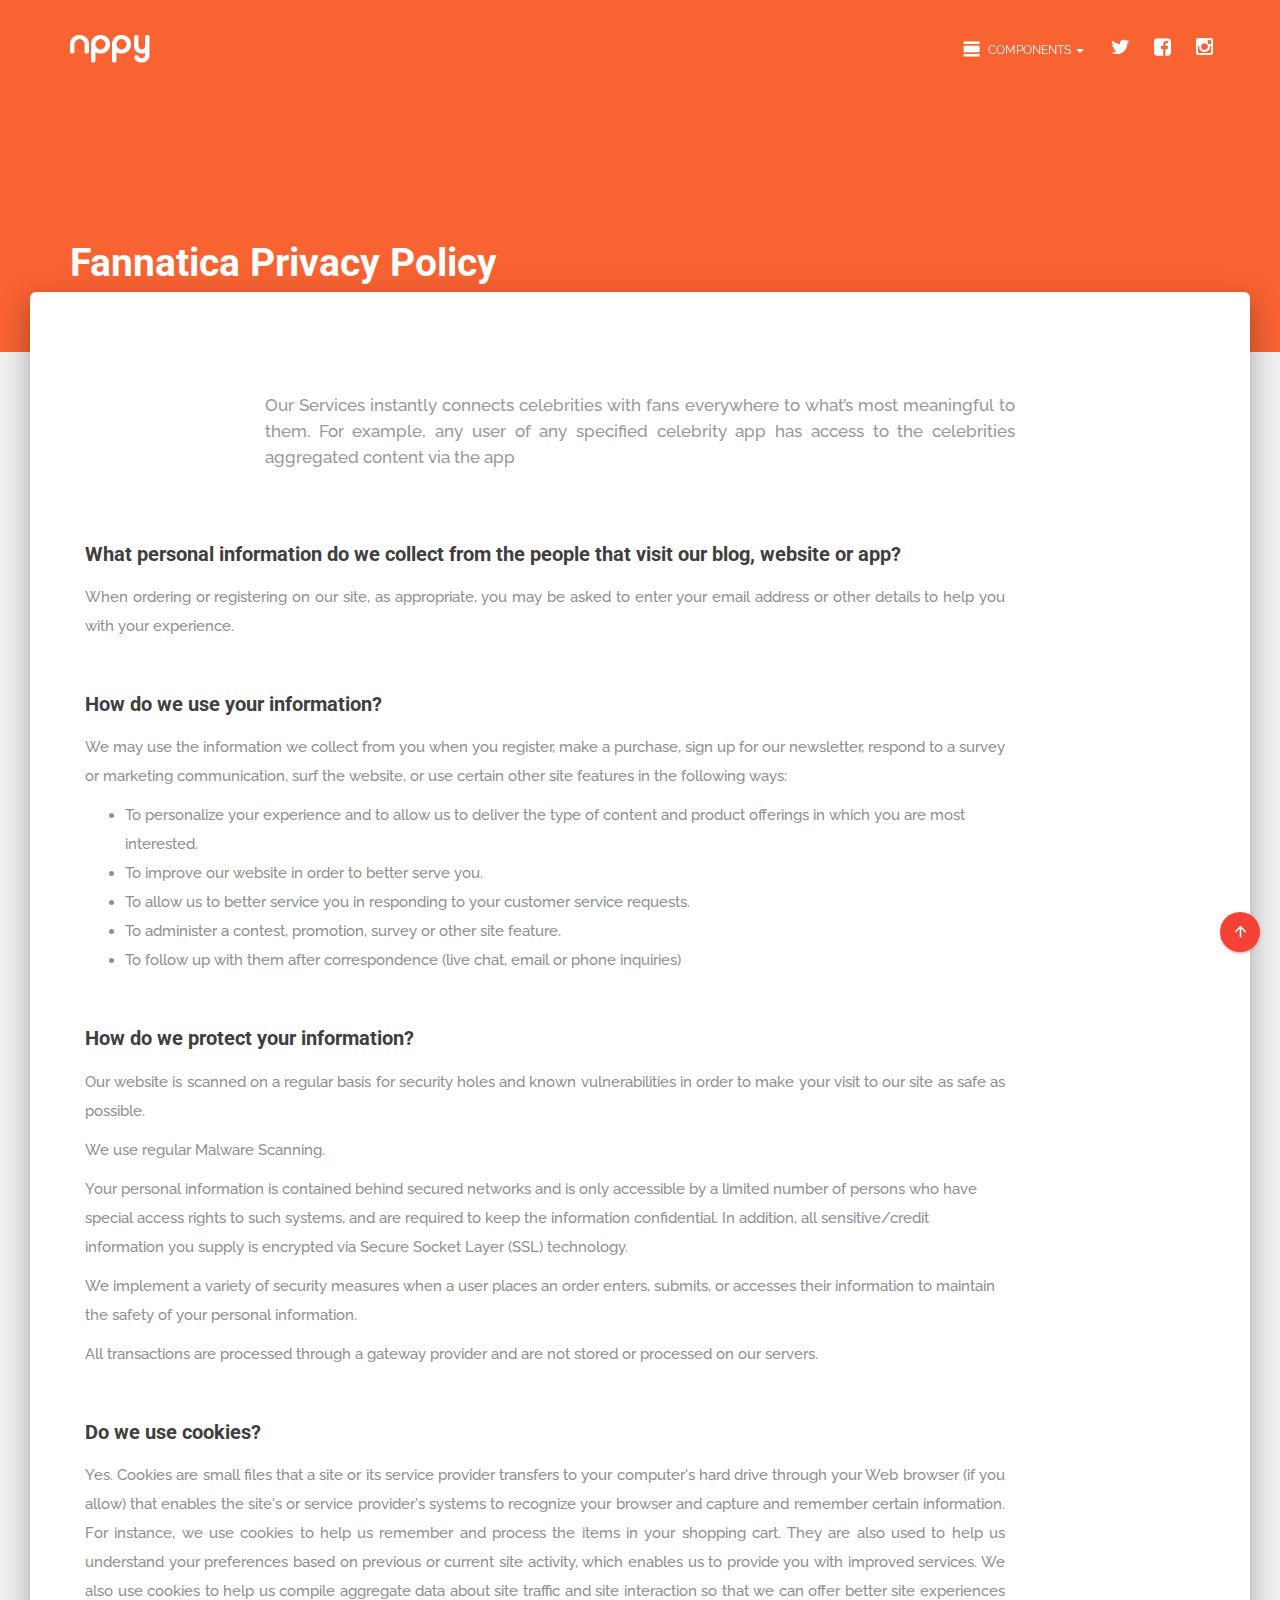
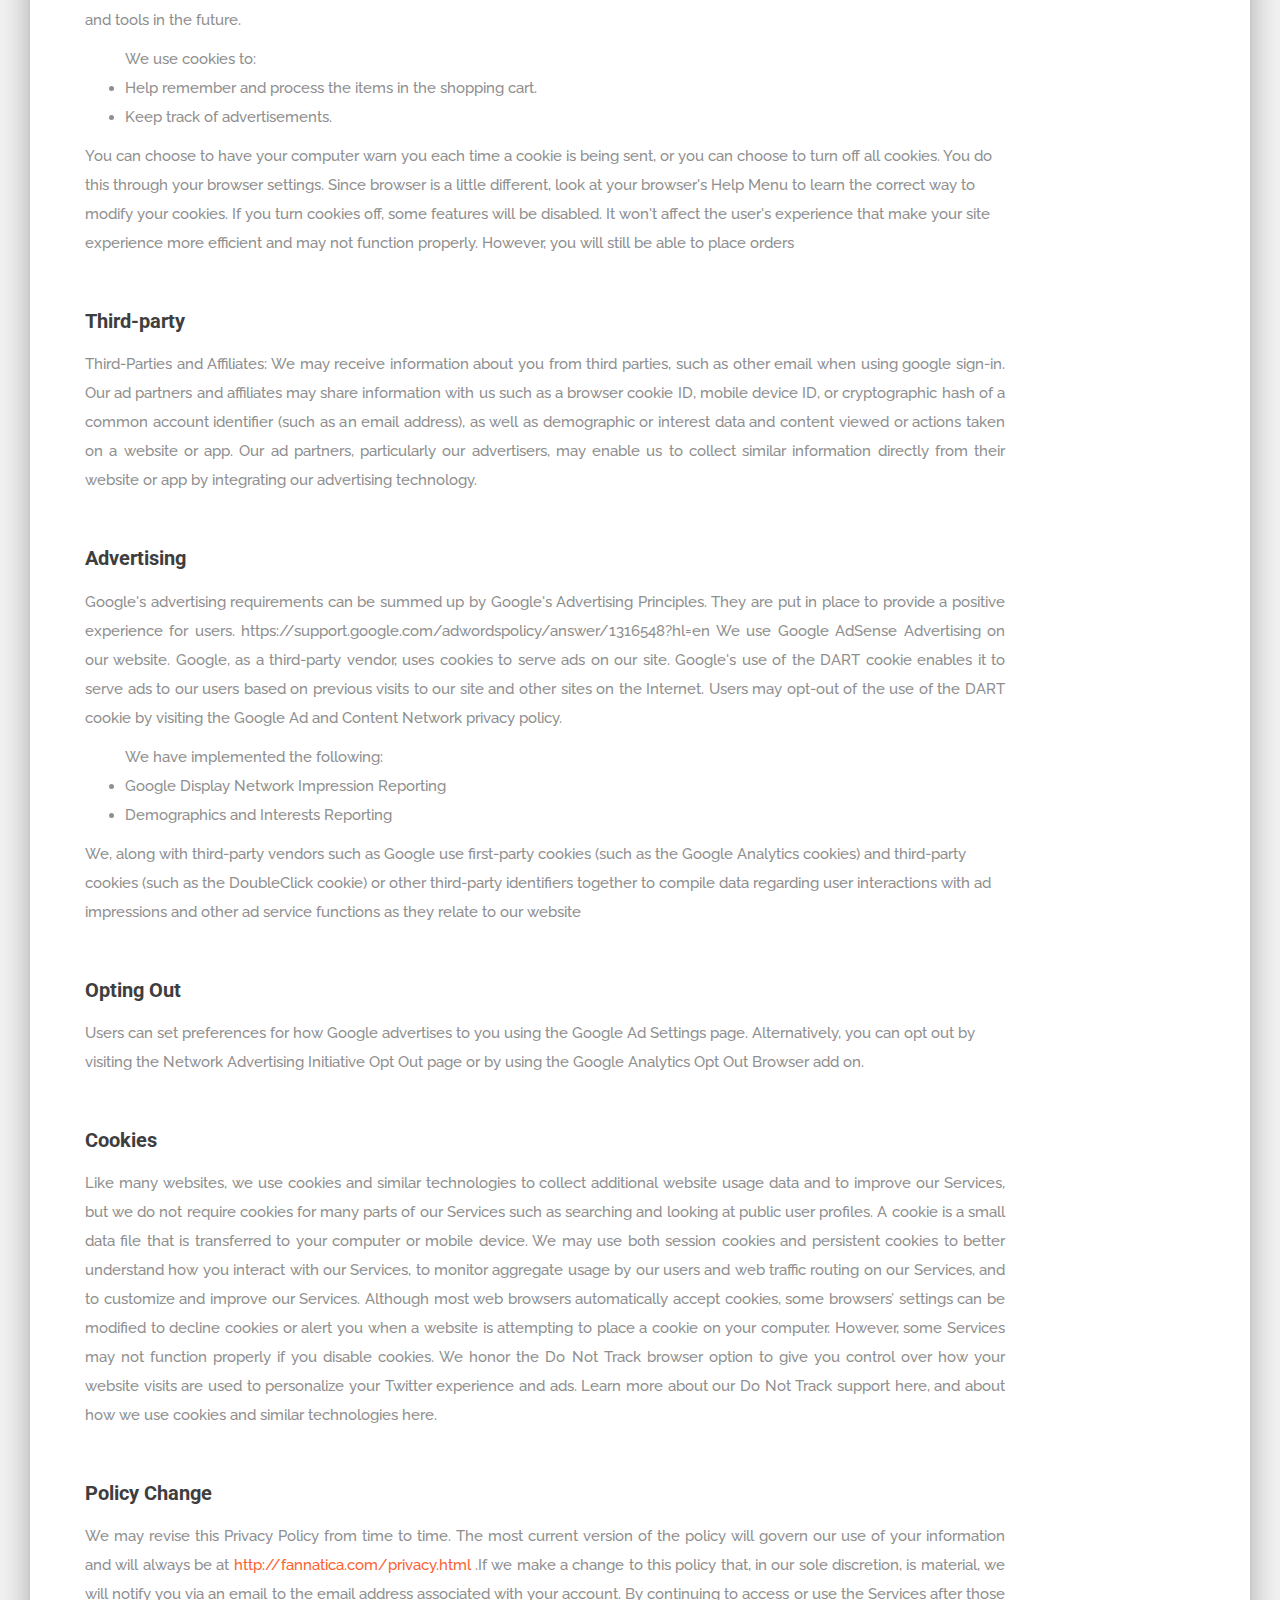
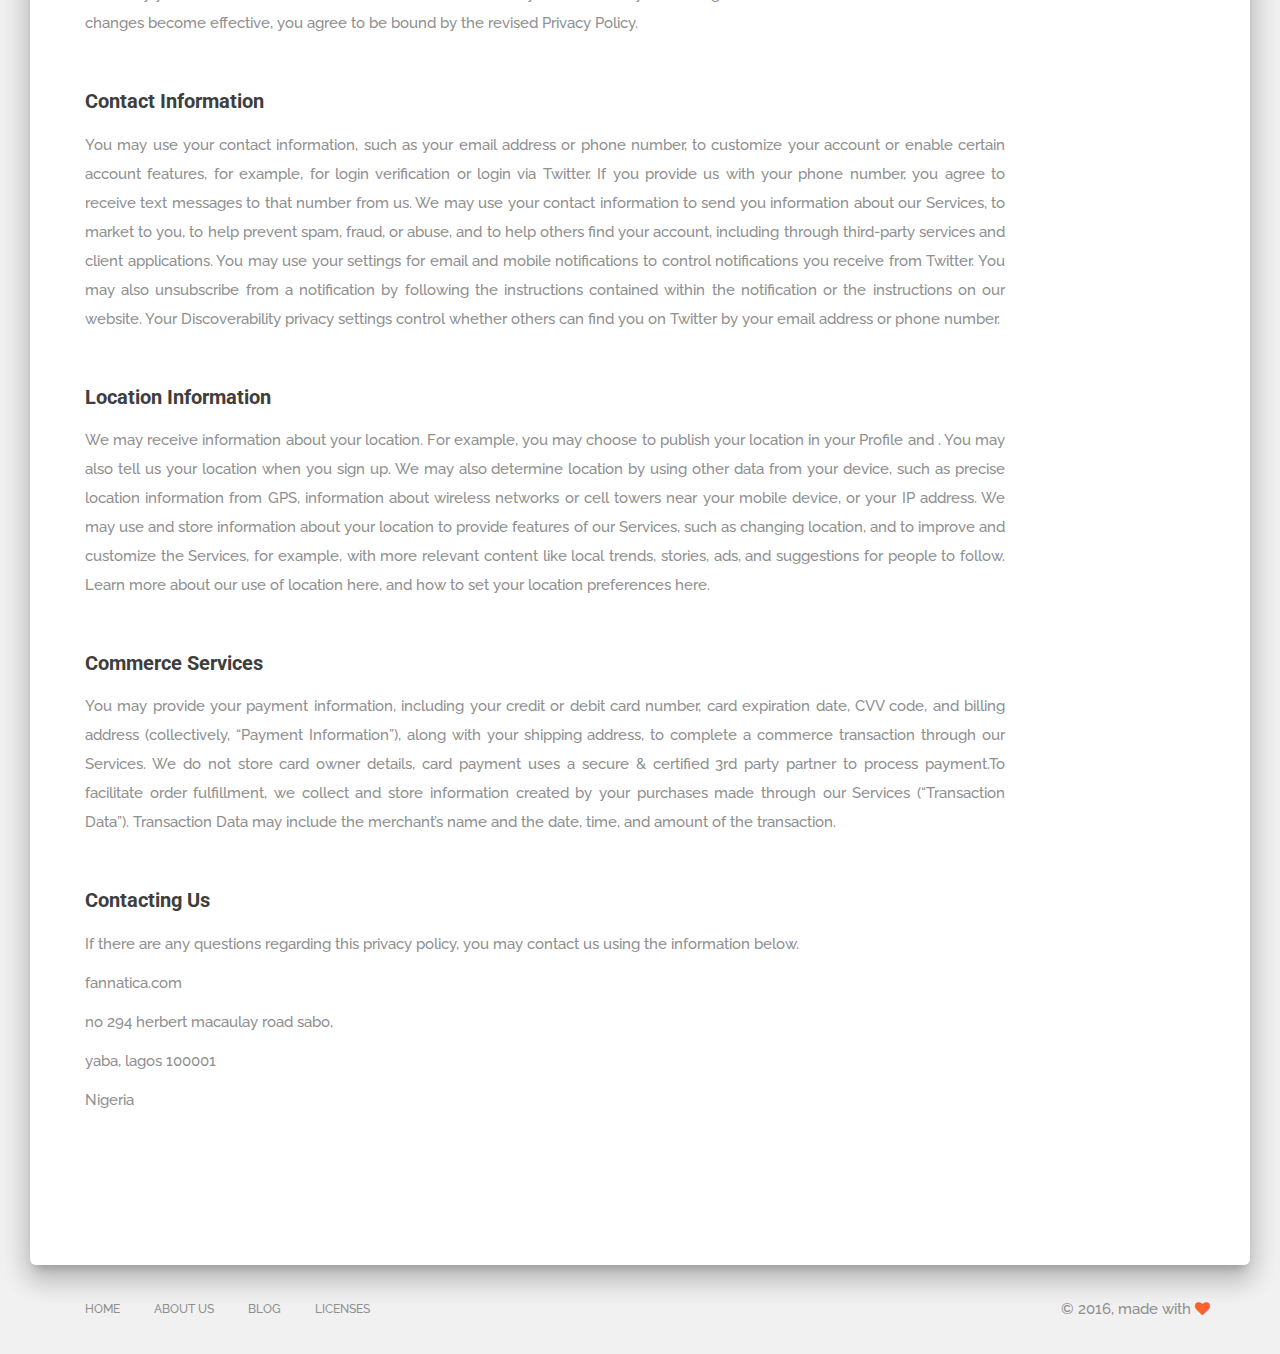
<file: privacy.html>
<!DOCTYPE html>
<html lang="en">

<head>
    <meta charset="utf-8">
    <meta http-equiv="X-UA-Compatible" content="IE=edge">
    <meta name="viewport" content="width=device-width, initial-scale=1">
    <meta name="description" content="Nppy material design app landing page">
    <meta name="keywords" content="android, app, app landing page, product launch, product startup, material, software, technology, parallax">
    <meta name="author" content="trendytheme.net">

    <title>Nppy</title>

    <!--  favicon -->
    <link rel="shortcut icon" href="assets/img/ico/favicon.png">
    <!--  apple-touch-icon -->
    <link rel="apple-touch-icon-precomposed" sizes="144x144" href="assets/img/ico/apple-touch-icon-144-precomposed.png">
    <link rel="apple-touch-icon-precomposed" sizes="114x114" href="assets/img/ico/apple-touch-icon-114-precomposed.png">
    <link rel="apple-touch-icon-precomposed" sizes="72x72" href="assets/img/ico/apple-touch-icon-72-precomposed.png">
    <link rel="apple-touch-icon-precomposed" href="assets/img/ico/apple-touch-icon-57-precomposed.png">

	<!--  Fonts and icons -->
    <link rel="stylesheet" type="text/css" href="https://fonts.googleapis.com/css?family=Roboto:300,400,500,700" />
    <link href="https://fonts.googleapis.com/css?family=Raleway:400,400i,500,600,700" rel="stylesheet">
    <!-- FontAwesome CSS -->
    <link href="assets/fonts/font-awesome/css/font-awesome.min.css" rel="stylesheet">
    <!-- Material Icons CSS -->
    <link href="assets/fonts/iconfont/material-icons.css" rel="stylesheet">

    <!-- animate css -->
    <link href="assets/css/animate.css" rel="stylesheet">
    <!-- magnific-popup -->
    <link href="assets/magnific-popup/magnific-popup.css" rel="stylesheet">
    <!-- owl.carousel -->
    <link href="assets/owl.carousel/assets/owl.carousel.css" rel="stylesheet">
    <link href="assets/owl.carousel/assets/owl.theme.default.min.css" rel="stylesheet">
    <!-- flexslider -->
    <link href="assets/flexSlider/flexslider.css" rel="stylesheet">
    <!-- swiper -->
    <link href="assets/css/swiper.css" rel="stylesheet" />
    <!-- bootstrap -->
    <link href="assets/css/bootstrap.min.css" rel="stylesheet" />
    <!-- material-kit -->
    <link href="assets/css/material-kit.css" rel="stylesheet"/>
    <!-- main stylesheet -->
    <link href="style.css" rel="stylesheet"/>


    <!-- Choose your default colors -->
    <link rel="stylesheet" href="assets/css/colors/color1.css">
    <!-- <link rel="stylesheet" href="assets/css/colors/color2.css"> -->
    <!-- <link rel="stylesheet" href="assets/css/colors/color3.css"> -->
    <!-- <link rel="stylesheet" href="assets/css/colors/color4.css"> -->
    <!-- <link rel="stylesheet" href="assets/css/colors/color5.css"> -->
    <!-- <link rel="stylesheet" href="assets/css/colors/color6.css"> -->


    <!-- HTML5 shim and Respond.js for IE8 support of HTML5 elements and media queries -->
    <!-- WARNING: Respond.js doesn't work if you view the page via file:// -->
    <!--[if lt IE 9]>
      <script src="https://oss.maxcdn.com/html5shiv/3.7.2/html5shiv.min.js"></script>
      <script src="https://oss.maxcdn.com/respond/1.4.2/respond.min.js"></script>
    <![endif]-->
</head>

<body id="top">
    <nav class="navbar navbar-transparent navbar-fixed-top navbar-color-on-scroll">
        <div class="container">
            <!-- Brand and toggle get grouped for better mobile display -->
            <div class="navbar-header">
                <button type="button" class="navbar-toggle" data-toggle="collapse" data-target="#tt-navigation">
                    <span class="sr-only">Toggle navigation</span>
                    <span class="icon-bar"></span>
                    <span class="icon-bar"></span>
                    <span class="icon-bar"></span>
                </button>
                <a class="navbar-brand" href="index-2.html"><img src="assets/img/logo.png" alt="Appy Logo"></a>
            </div><!-- /.navbar-header -->

            <div class="collapse navbar-collapse" id="tt-navigation">
                <ul class="nav navbar-nav navbar-right">

                    <!-- sample menu -->
                    <!-- <li><a href="#">Home</a></li> -->

                    <li class="dropdown">
                        <a href="#" class="dropdown-toggle" data-toggle="dropdown">
                            <i class="material-icons">view_day</i> Components
                            <b class="caret"></b>
                        </a>
                        <ul class="dropdown-menu dropdown-with-icons">
                            <li>
                                <a href="shortcode-alert.html">
                                    <i class="material-icons">warning</i> &nbsp; Alerts
                                </a>
                            </li>
                            <li>
                                <a href="shortcode-button.html">
                                    <i class="material-icons">touch_app</i> &nbsp; Buttons
                                </a>
                            </li>
                            <li>
                                <a href="shortcode-form.html">
                                    <i class="material-icons">chrome_reader_mode</i> &nbsp; Forms
                                </a>
                            </li>
                            <li>
                                <a href="shortcode-navigation.html">
                                    <i class="material-icons">menu</i> &nbsp; Navigation
                                </a>
                            </li>
                            <li>
                                <a href="shortcode-gallery.html">
                                    <i class="material-icons">view_carousel</i> &nbsp; Gallery
                                </a>
                            </li>
                            <li>
                                <a href="shortcode-progressbar.html">
                                    <i class="material-icons">subject</i> &nbsp; Progressbar
                                </a>
                            </li>
                            <li>
                                <a href="shortcode-tab.html">
                                    <i class="material-icons">web</i> &nbsp; Tab
                                </a>
                            </li>
                            <li>
                                <a href="shortcode-tooltip.html">
                                    <i class="material-icons">chat</i> &nbsp; Tooltip
                                </a>
                            </li>
                            <li>
                                <a href="typography.html">
                                    <i class="material-icons">format_line_spacing</i> &nbsp; Typography
                                </a>
                            </li>

                        </ul>
                    </li>

                    <!-- social menu -->
                    <li>
                        <a rel="tooltip" title="Follow us on Twitter" data-placement="bottom" href="#" target="_blank" class="btn btn-white btn-simple btn-just-icon">
                            <i class="fa fa-twitter"></i>
                        </a>
                    </li>
                    <li>
                        <a rel="tooltip" title="Like us on Facebook" data-placement="bottom" href="#" target="_blank" class="btn btn-white btn-simple btn-just-icon">
                            <i class="fa fa-facebook-square"></i>
                        </a>
                    </li>
                    <li>
                        <a rel="tooltip" title="Follow us on Instagram" data-placement="bottom" href="#" target="_blank" class="btn btn-white btn-simple btn-just-icon">
                            <i class="fa fa-instagram"></i>
                        </a>
                    </li>
                </ul><!-- /.navbar-nav -->
            </div><!-- /.navbar-collapse -->
        </div><!-- /.container -->
    </nav><!-- /.navbar -->
    <div class="wrapper">
        <!-- header -->
        <div class="header tt-main-header">
            <div class="container">
                <div class="row">
                    <div class="col-md-12">
                        <h2 class="title wow fadeInUp">Fannatica Privacy Policy</h2>
                        <br />
                    </div>
                </div>
            </div>
        </div>
        <!-- end header -->
        <!-- Main Content Start -->
        <div class="main main-raised">

            <!-- Featured Wrapper -->
            <section class="section-padding">
                <div class="container">
                    <div class="row margin-bottom-60 text-center">
                        <div class="col-md-8 col-md-offset-2">
                            <p class="description" style="text-align: justify;">Our Services instantly connects celebrities with fans everywhere to what’s most meaningful to them. For example, any user of any specified celebrity app has access to the celebrities aggregated content via the app</p>
                        </div>
                    </div><!-- /.row -->
                    <div class="col-sm-10 margin-bottom-40">
                        <h4 style="font-weight:bold">What personal information do we collect from the people that visit our blog, website or app?</h4>
                        <p style="text-align: justify;">When ordering or registering on our site, as appropriate, you may be asked to enter your email address or other details to help you with your experience.</p>
                    </div>
                    <div class="col-sm-10 margin-bottom-40">
                        <h4 style="font-weight:bold">How do we use your information?</h4>
                        <p style="text-align: justify;">We may use the information we collect from you when you register, make a purchase, sign up for our newsletter, respond to a survey or marketing communication, surf the website, or use certain other site features in the following ways:</p>
                        <ul>
                            <li>To personalize your experience and to allow us to deliver the type of content and product offerings in which you are most interested.</li>
                            <li>To improve our website in order to better serve you.</li>
                            <li>To allow us to better service you in responding to your customer service requests.</li>
                            <li>To administer a contest, promotion, survey or other site feature.</li>
                            <li>To follow up with them after correspondence (live chat, email or phone inquiries)</li>
                        </ul>
                    </div>
                    <div class="col-sm-10 margin-bottom-40">
                        <h4 style="font-weight:bold">How do we protect your information?</h4>
                        <p style="text-align: justify;">Our website is scanned on a regular basis for security holes and known vulnerabilities in order to make your visit to our site as safe as possible.</p>

                        <p>We use regular Malware Scanning.</p>

                        <p>Your personal information is contained behind secured networks and is only accessible by a limited number of persons who have special access rights to such systems, and are required to keep the information confidential. In addition, all sensitive/credit information you supply is encrypted via Secure Socket Layer (SSL) technology.</p>

                        <p>We implement a variety of security measures when a user places an order enters, submits, or accesses their information to maintain the safety of your personal information.</p>

                        <p>All transactions are processed through a gateway provider and are not stored or processed on our servers.</p>
                    </div>
                     <div class="col-sm-10 margin-bottom-40">
                        <h4 style="font-weight:bold">Do we use cookies?</h4>
                        <p style="text-align: justify;">Yes. Cookies are small files that a site or its service provider transfers to your computer's hard drive through your Web browser (if you allow) that enables the site's or service provider's systems to recognize your browser and capture and remember certain information. For instance, we use cookies to help us remember and process the items in your shopping cart. They are also used to help us understand your preferences based on previous or current site activity, which enables us to provide you with improved services. We also use cookies to help us compile aggregate data about site traffic and site interaction so that we can offer better site experiences and tools in the future.</p>

                        <ul>
                            We use cookies to:
                            <li>Help remember and process the items in the shopping cart.</li>
                            <li>Keep track of advertisements.</li>
                        </ul>
                        <p>You can choose to have your computer warn you each time a cookie is being sent, or you can choose to turn off all cookies. You do this through your browser settings. Since browser is a little different, look at your browser's Help Menu to learn the correct way to modify your cookies.
                        If you turn cookies off, some features will be disabled. It won't affect the user's experience that make your site experience more efficient and may not function properly.
                        However, you will still be able to place orders</p>
                    </div>
                    <div class="col-sm-10 margin-bottom-40">
                        <h4 style="font-weight:bold">Third-party </h4>
                        <p style="text-align: justify;">Third-Parties and Affiliates: We may receive information about you from third parties, such as other email when using google sign-in. Our ad partners and affiliates may share information with us such as a browser cookie ID, mobile device ID, or cryptographic hash of a common account identifier (such as an email address), as well as demographic or interest data and content viewed or actions taken on a website or app. Our ad partners, particularly our advertisers, may enable us to collect similar information directly from their website or app by integrating our advertising technology.</p>
                    </div>
                    <div class="col-sm-10 margin-bottom-40">
                        <h4 style="font-weight:bold">Advertising</h4>
                        <p style="text-align: justify;">
                            Google's advertising requirements can be summed up by Google's Advertising Principles. They are put in place to provide a positive experience for users. https://support.google.com/adwordspolicy/answer/1316548?hl=en 
                            We use Google AdSense Advertising on our website.
                            Google, as a third-party vendor, uses cookies to serve ads on our site. Google's use of the DART cookie enables it to serve ads to our users based on previous visits to our site and other sites on the Internet. Users may opt-out of the use of the DART cookie by visiting the Google Ad and Content Network privacy policy.
                        </p>
                        <ul>
                            We have implemented the following:
                            <li>Google Display Network Impression Reporting</li>
                            <li>Demographics and Interests Reporting</li>
                        </ul>
                        <p>We, along with third-party vendors such as Google use first-party cookies (such as the Google Analytics cookies) and third-party cookies (such as the DoubleClick cookie) or other third-party identifiers together to compile data regarding user interactions with ad impressions and other ad service functions as they relate to our website</p>
                    </div>
                    <div class="col-sm-10 margin-bottom-40">
                        <h4 style="font-weight:bold">Opting Out</h4>
                        <p>
                            Users can set preferences for how Google advertises to you using the Google Ad Settings page. Alternatively, you can opt out by visiting the Network Advertising Initiative Opt Out page or by using the Google Analytics Opt Out Browser add on.
                        </p>
                    </div>
                    <div class="col-sm-10 margin-bottom-40">
                        <h4 style="font-weight:bold">Cookies</h4>
                        <p style="text-align: justify;">Like many websites, we use cookies and similar technologies to collect additional website usage data and to improve our Services, but we do not require cookies for many parts of our Services such as searching and looking at public user profiles. A cookie is a small data file that is transferred to your computer or mobile device. We may use both session cookies and persistent cookies to better understand how you interact with our Services, to monitor aggregate usage by our users and web traffic routing on our Services, and to customize and improve our Services. Although most web browsers automatically accept cookies, some browsers’ settings can be modified to decline cookies or alert you when a website is attempting to place a cookie on your computer. However, some Services may not function properly if you disable cookies. We honor the Do Not Track browser option to give you control over how your website visits are used to personalize your Twitter experience and ads. Learn more about our Do Not Track support here, and about how we use cookies and similar technologies here.</p>
                    </div>
                    <div class="col-sm-10 margin-bottom-40">
                        <h4 style="font-weight:bold">Policy Change</h4>
                        <p style="text-align: justify;">We may revise this Privacy Policy from time to time. The most current version of the policy will govern our use of your information and will always be at <a href="http://fannatica.com/privacy.html">http://fannatica.com/privacy.html</a> .If we make a change to this policy that, in our sole discretion, is material, we will notify you via an email to the email address associated with your account. By continuing to access or use the Services after those changes become effective, you agree to be bound by the revised Privacy Policy.</p>
                    </div>
                    <div class="col-sm-10 margin-bottom-40">
                        <h4 style="font-weight:bold">Contact Information</h4>
                        <p style="text-align: justify;"> You may use your contact information, such as your email address or phone number, to customize your account or enable certain account features, for example, for login verification or login via Twitter. If you provide us with your phone number, you agree to receive text messages to that number from us. We may use your contact information to send you information about our Services, to market to you, to help prevent spam, fraud, or abuse, and to help others find your account, including through third-party services and client applications. You may use your settings for email and mobile notifications to control notifications you receive from Twitter. You may also unsubscribe from a notification by following the instructions contained within the notification or the instructions on our website. Your Discoverability privacy settings control whether others can find you on Twitter by your email address or phone number.</p>
                    </div>
                    <div class="col-sm-10 margin-bottom-40">
                        <h4 style="font-weight:bold">Location Information</h4>
                        <p style="text-align: justify;">We may receive information about your location. For example, you may choose to publish your location in your Profile and . You may also tell us your location when you sign up. We may also determine location by using other data from your device, such as precise location information from GPS, information about wireless networks or cell towers near your mobile device, or your IP address. We may use and store information about your location to provide features of our Services, such as changing location, and to improve and customize the Services, for example, with more relevant content like local trends, stories, ads, and suggestions for people to follow. Learn more about our use of location here, and how to set your location preferences here.</p>
                    </div>
                    <div class="col-sm-10 margin-bottom-40">
                        <h4 style="font-weight:bold">Commerce Services</h4>
                        <p style="text-align: justify;">You may provide your payment information, including your credit or debit card number, card expiration date, CVV code, and billing address (collectively, “Payment Information”), along with your shipping address, to complete a commerce transaction through our Services. We do not store card owner details, card payment uses a secure & certified 3rd party partner to process payment.To facilitate order fulfillment, we collect and store information created by your purchases made through our Services (“Transaction Data”). Transaction Data may include the merchant’s name and the date, time, and amount of the transaction.</p>
                    </div>

                    <div class="col-sm-10 margin-bottom-40">
                        <h4 style="font-weight:bold">Contacting Us</h4>
                        <p>If there are any questions regarding this privacy policy, you may contact us using the information below.</p>
                        <p style="text-align: justify;">fannatica.com</p>
                        <p style="text-align: justify;">no 294 herbert macaulay road sabo,</p>
                        <p style="text-align: justify;">yaba, lagos 100001</p>
                        <p style="text-align: justify;">Nigeria</p>
                    </div>
                </div><!-- /.container -->
            </section>
            <!-- End Featured Wrapper -->
        </div>
        <!-- End Main Content -->

        <footer class="footer">
                <div class="container">
                    <nav class="pull-left">
                        <ul>
                            <li>
                                <a href="#">Home</a>
                            </li>
                            <li>
                                <a href="#">About Us</a>
                            </li>
                            <li>
                                <a href="#">Blog</a>
                            </li>
                            <li>
                                <a href="#">Licenses</a>
                            </li>
                        </ul>
                    </nav>
                    <div class="copyright pull-right">
                        &copy; 2016, made with <span class="primary-color"><i class="fa fa-heart heart"></i></span>
                    </div>
                </div>
        </footer>


        <div id="backTop">
            <a href="#top" class="btn btn-danger btn-fab btn-fab-mini btn-round page-scroll"><i class="material-icons">&#xE5D8;</i></a>
        </div>
    </div><!-- /.wrapper -->

    <!--  preloader start -->
    <div id="tt-preloader">
        <div class="tt-preloader-wave"></div>
    </div>
    <!-- preloader end -->



    <!--   Core JS Files   -->
    <script src="assets/js/jquery.min.js"></script>
    <script src="assets/js/bootstrap.min.js"></script>
    <script src="assets/js/material.min.js"></script>
    <script src="assets/js/jquery.easing.min.js"></script>
    <script src="assets/js/smoothscroll.min.js"></script>
    <script src="assets/js/jquery.stellar.min.js"></script>
    <script src="assets/js/imagesloaded.js"></script>
    <script src="assets/js/jquery.countTo.min.js"></script>
    <script src="assets/js/jquery.inview.min.js"></script>
    <script src="assets/owl.carousel/owl.carousel.min.js"></script>
    <script src="assets/flexSlider/jquery.flexslider-min.js"></script>
    <script src="assets/js/swiper.jquery.min.js"></script>
    <script src="assets/js/wow.min.js"></script>
    <script src="assets/magnific-popup/jquery.magnific-popup.min.js"></script>
    <script src="assets/js/material-kit.js"></script>
    <script src="assets/js/scripts.js"></script>
</body>
</html>
</file>
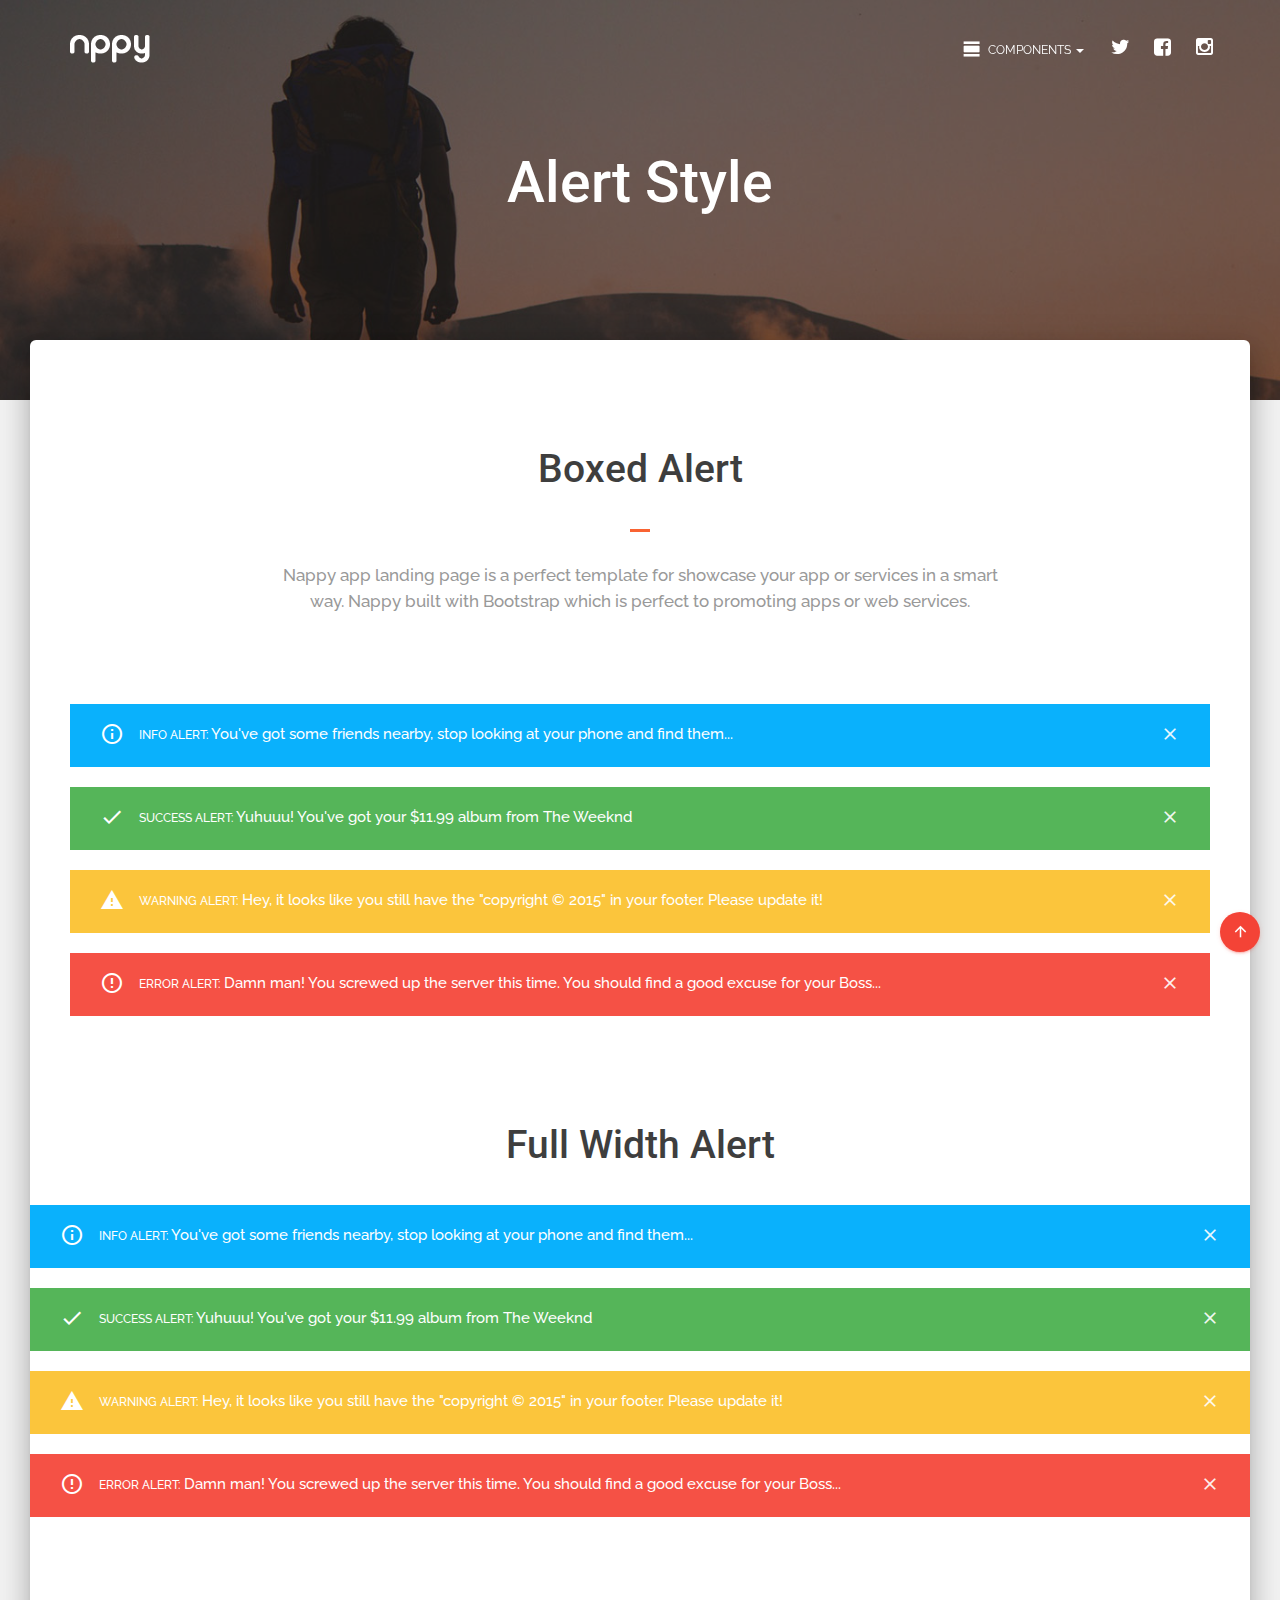
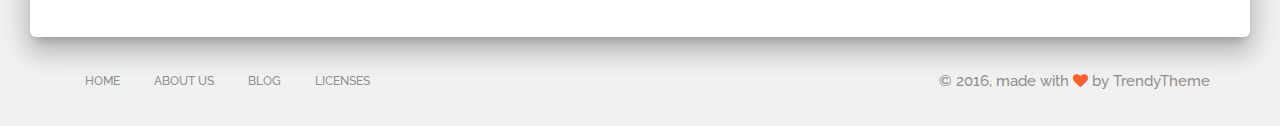
<file: shortcode-alert.html>
<!DOCTYPE html>
<html lang="en">

<head>
    <meta charset="utf-8">
    <meta http-equiv="X-UA-Compatible" content="IE=edge">
    <meta name="viewport" content="width=device-width, initial-scale=1">
    <meta name="description" content="Nppy material design app landing page">
    <meta name="keywords" content="android, app, app landing page, product launch, product startup, material, software, technology, parallax">
    <meta name="author" content="trendytheme.net">

    <title>Nppy</title>

    <!--  favicon -->
    <link rel="shortcut icon" href="assets/img/ico/favicon.png">
    <!--  apple-touch-icon -->
    <link rel="apple-touch-icon-precomposed" sizes="144x144" href="assets/img/ico/apple-touch-icon-144-precomposed.png">
    <link rel="apple-touch-icon-precomposed" sizes="114x114" href="assets/img/ico/apple-touch-icon-114-precomposed.png">
    <link rel="apple-touch-icon-precomposed" sizes="72x72" href="assets/img/ico/apple-touch-icon-72-precomposed.png">
    <link rel="apple-touch-icon-precomposed" href="assets/img/ico/apple-touch-icon-57-precomposed.png">

	<!--  Fonts and icons -->
    <link rel="stylesheet" type="text/css" href="https://fonts.googleapis.com/css?family=Roboto:300,400,500,700" />
    <link href="https://fonts.googleapis.com/css?family=Raleway:400,400i,500,600,700" rel="stylesheet">
    <!-- FontAwesome CSS -->
    <link href="assets/fonts/font-awesome/css/font-awesome.min.css" rel="stylesheet">
    <!-- Material Icons CSS -->
    <link href="assets/fonts/iconfont/material-icons.css" rel="stylesheet">

    <!-- animate css -->
    <link href="assets/css/animate.css" rel="stylesheet">
    <!-- magnific-popup -->
    <link href="assets/magnific-popup/magnific-popup.css" rel="stylesheet">
    <!-- owl.carousel -->
    <link href="assets/owl.carousel/assets/owl.carousel.css" rel="stylesheet">
    <link href="assets/owl.carousel/assets/owl.theme.default.min.css" rel="stylesheet">
    <!-- flexslider -->
    <link href="assets/flexSlider/flexslider.css" rel="stylesheet">
    <!-- swiper -->
    <link href="assets/css/swiper.css" rel="stylesheet" />
    <!-- bootstrap -->
    <link href="assets/css/bootstrap.min.css" rel="stylesheet" />
    <!-- material-kit -->
    <link href="assets/css/material-kit.css" rel="stylesheet"/>
    <!-- main stylesheet -->
    <link href="style.css" rel="stylesheet"/>


    <!-- Choose your default colors -->
    <link rel="stylesheet" href="assets/css/colors/color1.css">
    <!-- <link rel="stylesheet" href="assets/css/colors/color2.css"> -->
    <!-- <link rel="stylesheet" href="assets/css/colors/color3.css"> -->
    <!-- <link rel="stylesheet" href="assets/css/colors/color4.css"> -->
    <!-- <link rel="stylesheet" href="assets/css/colors/color5.css"> -->
    <!-- <link rel="stylesheet" href="assets/css/colors/color6.css"> -->


    <!-- HTML5 shim and Respond.js for IE8 support of HTML5 elements and media queries -->
    <!-- WARNING: Respond.js doesn't work if you view the page via file:// -->
    <!--[if lt IE 9]>
      <script src="https://oss.maxcdn.com/html5shiv/3.7.2/html5shiv.min.js"></script>
      <script src="https://oss.maxcdn.com/respond/1.4.2/respond.min.js"></script>
    <![endif]-->
</head>

<body id="top">
    <nav class="navbar navbar-transparent navbar-fixed-top navbar-color-on-scroll">
    	<div class="container">
        	<!-- Brand and toggle get grouped for better mobile display -->
        	<div class="navbar-header">
        		<button type="button" class="navbar-toggle" data-toggle="collapse" data-target="#tt-navigation">
            		<span class="sr-only">Toggle navigation</span>
		            <span class="icon-bar"></span>
		            <span class="icon-bar"></span>
		            <span class="icon-bar"></span>
        		</button>
        		<a class="navbar-brand" href="index-2.html"><img src="assets/img/logo.png" alt="Appy Logo"></a>
        	</div><!-- /.navbar-header -->

        	<div class="collapse navbar-collapse" id="tt-navigation">
        		<ul class="nav navbar-nav navbar-right">

        			<!-- sample menu -->
    				<!-- <li><a href="#">Home</a></li> -->

    				<li class="dropdown">
						<a href="#" class="dropdown-toggle" data-toggle="dropdown">
							<i class="material-icons">view_day</i> Components
							<b class="caret"></b>
						</a>
						<ul class="dropdown-menu dropdown-with-icons">
							<li>
								<a href="shortcode-alert.html">
									<i class="material-icons">warning</i> &nbsp; Alerts
								</a>
							</li>
							<li>
								<a href="shortcode-button.html">
									<i class="material-icons">touch_app</i> &nbsp; Buttons
								</a>
							</li>
							<li>
								<a href="shortcode-form.html">
									<i class="material-icons">chrome_reader_mode</i> &nbsp; Forms
								</a>
							</li>
							<li>
								<a href="shortcode-navigation.html">
									<i class="material-icons">menu</i> &nbsp; Navigation
								</a>
							</li>
							<li>
								<a href="shortcode-gallery.html">
									<i class="material-icons">view_carousel</i> &nbsp; Gallery
								</a>
							</li>
							<li>
								<a href="shortcode-progressbar.html">
									<i class="material-icons">subject</i> &nbsp; Progressbar
								</a>
							</li>
							<li>
								<a href="shortcode-tab.html">
									<i class="material-icons">web</i> &nbsp; Tab
								</a>
							</li>
							<li>
								<a href="shortcode-tooltip.html">
									<i class="material-icons">chat</i> &nbsp; Tooltip
								</a>
							</li>
							<li>
								<a href="typography.html">
									<i class="material-icons">format_line_spacing</i> &nbsp; Typography
								</a>
							</li>

						</ul>
					</li>

					<!-- social menu -->
					<li>
						<a rel="tooltip" title="Follow us on Twitter" data-placement="bottom" href="#" target="_blank" class="btn btn-white btn-simple btn-just-icon">
							<i class="fa fa-twitter"></i>
						</a>
					</li>
					<li>
						<a rel="tooltip" title="Like us on Facebook" data-placement="bottom" href="#" target="_blank" class="btn btn-white btn-simple btn-just-icon">
							<i class="fa fa-facebook-square"></i>
						</a>
					</li>
					<li>
						<a rel="tooltip" title="Follow us on Instagram" data-placement="bottom" href="#" target="_blank" class="btn btn-white btn-simple btn-just-icon">
							<i class="fa fa-instagram"></i>
						</a>
					</li>
        		</ul><!-- /.navbar-nav -->
        	</div><!-- /.navbar-collapse -->
    	</div><!-- /.container -->
    </nav><!-- /.navbar -->

    <div class="wrapper">

    	<!-- header -->
		<div class="header tt-page-header filter dark-6" style="background-image: url('assets/img/cover.jpg');">
			<div class="container">
				<div class="row">
					<div class="col-md-6 col-md-offset-3">
						<h1 class="title text-center">Alert Style</h1>
					</div>
				</div>
			</div>
		</div>
        <!-- end header -->


		<!-- Main Content Start -->
		<div class="main main-raised">

			<div class="section-padding">
		    	<div class="container margin-bottom-80">
					<div class="row margin-bottom-80 text-center">
		                <div class="col-md-8 col-md-offset-2">
		                    <h2 class="title wow fadeInUp">Boxed Alert</h2>
		                    <div class="section-divider"></div>
		                    <p class="description wow fadeInUp">Nappy app landing page is a perfect template for showcase your app or services in a smart way. Nappy built with Bootstrap which is perfect to promoting apps or web services.</p>
		                </div>
		            </div><!-- /.row -->
			
			        <div class="alert alert-info">
			            <div class="container-fluid">
							<div class="alert-icon">
								<i class="material-icons">info_outline</i>
							</div>
							<button type="button" class="close" data-dismiss="alert" aria-label="Close">
								<span aria-hidden="true"><i class="material-icons">clear</i></span>
							</button>

			            	<b>Info alert:</b> You've got some friends nearby, stop looking at your phone and find them...
			            </div>
			        </div>
			        <div class="alert alert-success">
			            <div class="container-fluid">
							<div class="alert-icon">
								<i class="material-icons">check</i>
							</div>
							<button type="button" class="close" data-dismiss="alert" aria-label="Close">
								<span aria-hidden="true"><i class="material-icons">clear</i></span>
							</button>
			            	<b>Success Alert:</b> Yuhuuu! You've got your $11.99 album from The Weeknd
			            </div>
			        </div>
			        <div class="alert alert-warning">
			             <div class="container-fluid">
							 <div class="alert-icon">
								<i class="material-icons">warning</i>
							</div>
							<button type="button" class="close" data-dismiss="alert" aria-label="Close">
								<span aria-hidden="true"><i class="material-icons">clear</i></span>
							</button>
			                 <b>Warning Alert:</b> Hey, it looks like you still have the "copyright &copy;  2015" in your footer. Please update it!
			            </div>
			        </div>
			        <div class="alert alert-danger">
			             <div class="container-fluid">
							 <div class="alert-icon">
								<i class="material-icons">error_outline</i>
							</div>
							<button type="button" class="close" data-dismiss="alert" aria-label="Close">
								<span aria-hidden="true"><i class="material-icons">clear</i></span>
							</button>
			                 <b>Error Alert:</b> Damn man! You screwed up the server this time. You should find a good excuse for your Boss...
			            </div>
			        </div>
		    	</div><!-- /.container -->



		    	<div class="container">
	                <div class="row text-center">
	                    <div class="col-md-8 col-md-offset-2">
	                        <h2 class="title">Full Width Alert</h2>
	                    </div>
	                </div><!-- /.row -->
	            </div><!-- /.container -->

			    
		        <div class="alert alert-info">
		            <div class="container-fluid">
						<div class="alert-icon">
							<i class="material-icons">info_outline</i>
						</div>
						<button type="button" class="close" data-dismiss="alert" aria-label="Close">
							<span aria-hidden="true"><i class="material-icons">clear</i></span>
						</button>

		            	<b>Info alert:</b> You've got some friends nearby, stop looking at your phone and find them...
		            </div>
		        </div>
		        <div class="alert alert-success">
		            <div class="container-fluid">
						<div class="alert-icon">
							<i class="material-icons">check</i>
						</div>
						<button type="button" class="close" data-dismiss="alert" aria-label="Close">
							<span aria-hidden="true"><i class="material-icons">clear</i></span>
						</button>
		            	<b>Success Alert:</b> Yuhuuu! You've got your $11.99 album from The Weeknd
		            </div>
		        </div>
		        <div class="alert alert-warning">
		             <div class="container-fluid">
						 <div class="alert-icon">
							<i class="material-icons">warning</i>
						</div>
						<button type="button" class="close" data-dismiss="alert" aria-label="Close">
							<span aria-hidden="true"><i class="material-icons">clear</i></span>
						</button>
		                 <b>Warning Alert:</b> Hey, it looks like you still have the "copyright &copy;  2015" in your footer. Please update it!
		            </div>
		        </div>
		        <div class="alert alert-danger">
		             <div class="container-fluid">
						 <div class="alert-icon">
							<i class="material-icons">error_outline</i>
						</div>
						<button type="button" class="close" data-dismiss="alert" aria-label="Close">
							<span aria-hidden="true"><i class="material-icons">clear</i></span>
						</button>
		                 <b>Error Alert:</b> Damn man! You screwed up the server this time. You should find a good excuse for your Boss...
		            </div>
		        </div>
		        
		    </div>
		</div>
		<!-- End Main Content -->


	    <footer class="footer">
	        <div class="container">
	            <nav class="pull-left">
	                <ul>
	                    <li>
	                        <a href="#">Home</a>
	                    </li>
						<li>
	                        <a href="#">About Us</a>
	                    </li>
	                    <li>
	                        <a href="#">Blog</a>
	                    </li>
	                    <li>
	                        <a href="#">Licenses</a>
	                    </li>
	                </ul>
	            </nav>
	            <div class="copyright pull-right">
	                &copy; 2016, made with <span class="primary-color"><i class="fa fa-heart heart"></i></span> by TrendyTheme
	            </div>
	        </div>
	    </footer>


        <div id="backTop">
			<a href="#top" class="btn btn-danger btn-fab btn-fab-mini btn-round page-scroll"><i class="material-icons">&#xE5D8;</i></a>
        </div> 

	</div><!-- /.wrapper -->


     <!--  preloader start -->
    <div id="tt-preloader">
        <div class="tt-preloader-wave"></div>
    </div>
    <!-- preloader end -->


	<!--   Core JS Files   -->
	<script src="assets/js/jquery.min.js"></script>
	<script src="assets/js/bootstrap.min.js"></script>
	<script src="assets/js/material.min.js"></script>
	<script src="assets/js/jquery.easing.min.js"></script>
	<script src="assets/js/smoothscroll.min.js"></script>
    <script src="assets/js/jquery.stellar.min.js"></script>
    <script src="assets/js/imagesloaded.js"></script>
    <script src="assets/js/jquery.countTo.min.js"></script>
    <script src="assets/js/jquery.inview.min.js"></script>
	<script src="assets/owl.carousel/owl.carousel.min.js"></script>
	<script src="assets/flexSlider/jquery.flexslider-min.js"></script>
	<script src="assets/js/swiper.jquery.min.js"></script>
	<script src="assets/js/wow.min.js"></script>
	<script src="assets/magnific-popup/jquery.magnific-popup.min.js"></script>
	<script src="assets/js/material-kit.js"></script>
	<script src="assets/js/scripts.js"></script>
</body>
</html>
</file>
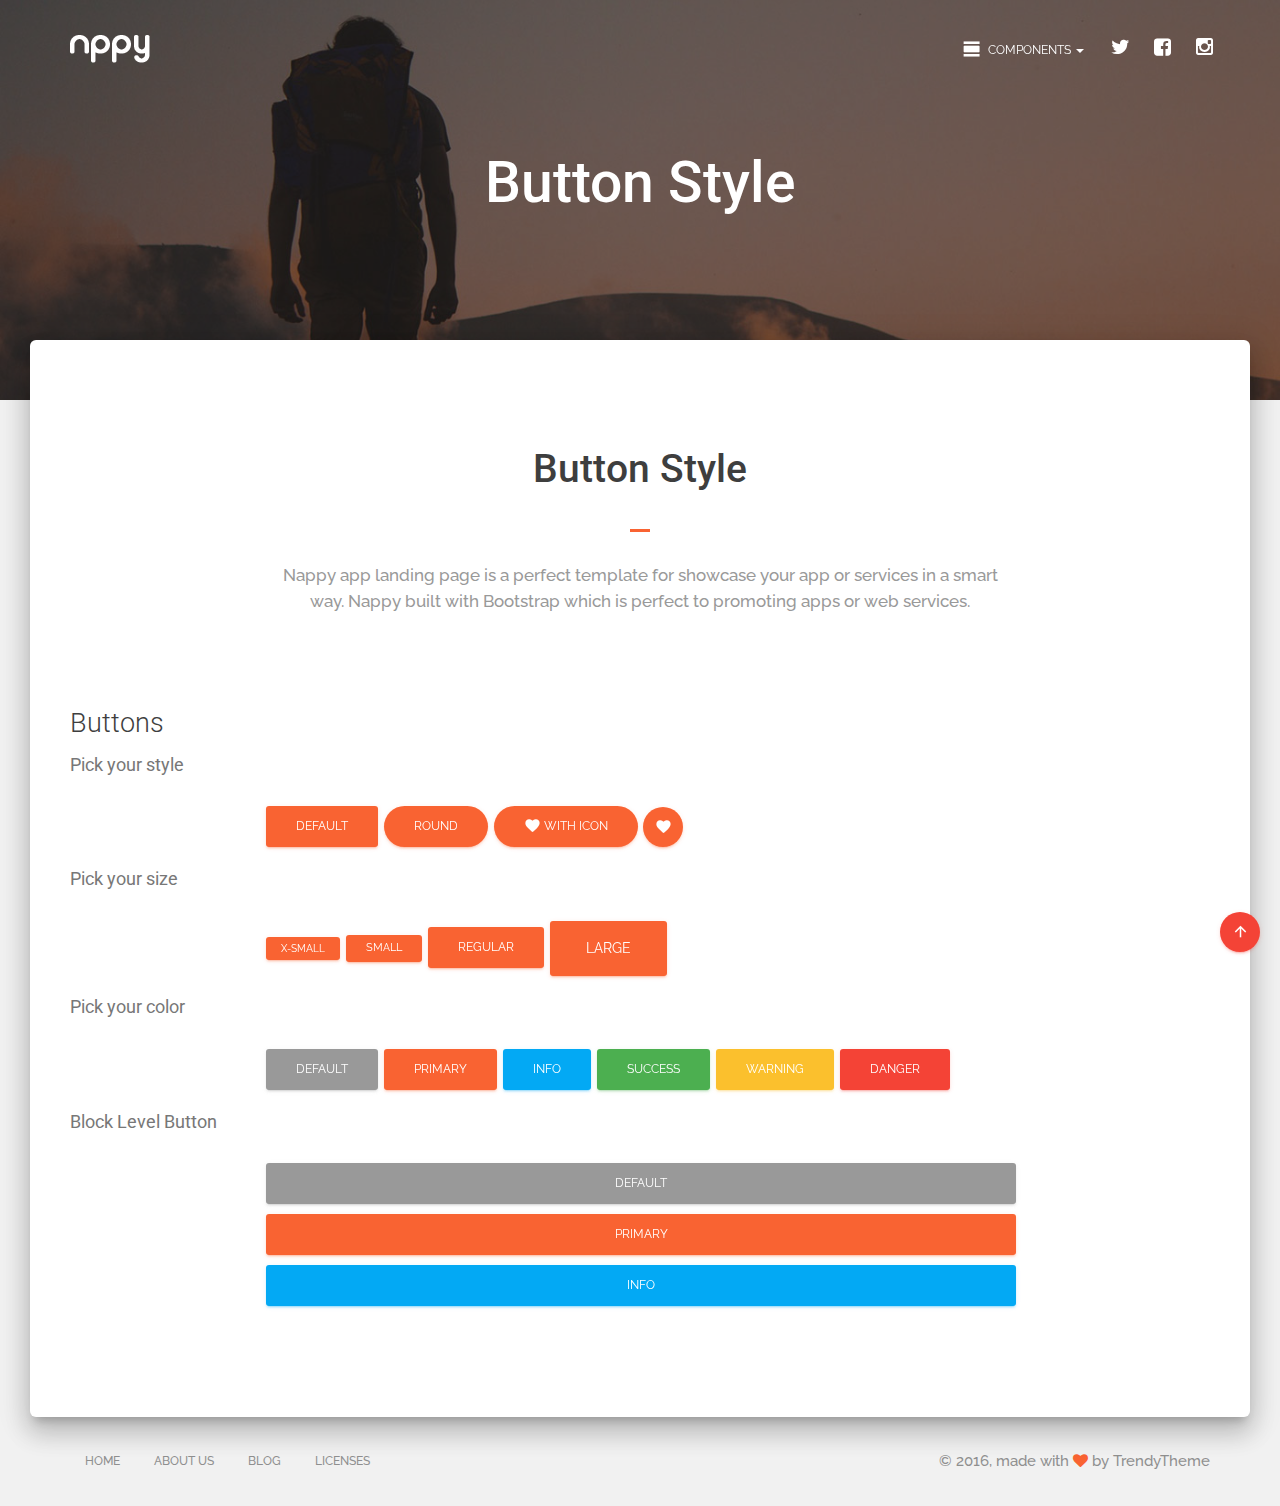
<file: shortcode-button.html>
<!DOCTYPE html>
<html lang="en">

<head>
    <meta charset="utf-8">
    <meta http-equiv="X-UA-Compatible" content="IE=edge">
    <meta name="viewport" content="width=device-width, initial-scale=1">
    <meta name="description" content="Nppy material design app landing page">
    <meta name="keywords" content="android, app, app landing page, product launch, product startup, material, software, technology, parallax">
    <meta name="author" content="trendytheme.net">

    <title>Nppy</title>

    <!--  favicon -->
    <link rel="shortcut icon" href="assets/img/ico/favicon.png">
    <!--  apple-touch-icon -->
    <link rel="apple-touch-icon-precomposed" sizes="144x144" href="assets/img/ico/apple-touch-icon-144-precomposed.png">
    <link rel="apple-touch-icon-precomposed" sizes="114x114" href="assets/img/ico/apple-touch-icon-114-precomposed.png">
    <link rel="apple-touch-icon-precomposed" sizes="72x72" href="assets/img/ico/apple-touch-icon-72-precomposed.png">
    <link rel="apple-touch-icon-precomposed" href="assets/img/ico/apple-touch-icon-57-precomposed.png">

	<!--  Fonts and icons -->
    <link rel="stylesheet" type="text/css" href="https://fonts.googleapis.com/css?family=Roboto:300,400,500,700" />
    <link href="https://fonts.googleapis.com/css?family=Raleway:400,400i,500,600,700" rel="stylesheet">
    <!-- FontAwesome CSS -->
    <link href="assets/fonts/font-awesome/css/font-awesome.min.css" rel="stylesheet">
    <!-- Material Icons CSS -->
    <link href="assets/fonts/iconfont/material-icons.css" rel="stylesheet">

    <!-- animate css -->
    <link href="assets/css/animate.css" rel="stylesheet">
    <!-- magnific-popup -->
    <link href="assets/magnific-popup/magnific-popup.css" rel="stylesheet">
    <!-- owl.carousel -->
    <link href="assets/owl.carousel/assets/owl.carousel.css" rel="stylesheet">
    <link href="assets/owl.carousel/assets/owl.theme.default.min.css" rel="stylesheet">
    <!-- flexslider -->
    <link href="assets/flexSlider/flexslider.css" rel="stylesheet">
    <!-- swiper -->
    <link href="assets/css/swiper.css" rel="stylesheet" />
    <!-- bootstrap -->
    <link href="assets/css/bootstrap.min.css" rel="stylesheet" />
    <!-- material-kit -->
    <link href="assets/css/material-kit.css" rel="stylesheet"/>
    <!-- main stylesheet -->
    <link href="style.css" rel="stylesheet"/>


    <!-- Choose your default colors -->
    <link rel="stylesheet" href="assets/css/colors/color1.css">
    <!-- <link rel="stylesheet" href="assets/css/colors/color2.css"> -->
    <!-- <link rel="stylesheet" href="assets/css/colors/color3.css"> -->
    <!-- <link rel="stylesheet" href="assets/css/colors/color4.css"> -->
    <!-- <link rel="stylesheet" href="assets/css/colors/color5.css"> -->
    <!-- <link rel="stylesheet" href="assets/css/colors/color6.css"> -->


    <!-- HTML5 shim and Respond.js for IE8 support of HTML5 elements and media queries -->
    <!-- WARNING: Respond.js doesn't work if you view the page via file:// -->
    <!--[if lt IE 9]>
      <script src="https://oss.maxcdn.com/html5shiv/3.7.2/html5shiv.min.js"></script>
      <script src="https://oss.maxcdn.com/respond/1.4.2/respond.min.js"></script>
    <![endif]-->
</head>

<body id="top">
    <nav class="navbar navbar-transparent navbar-fixed-top navbar-color-on-scroll">
    	<div class="container">
        	<!-- Brand and toggle get grouped for better mobile display -->
        	<div class="navbar-header">
        		<button type="button" class="navbar-toggle" data-toggle="collapse" data-target="#tt-navigation">
            		<span class="sr-only">Toggle navigation</span>
		            <span class="icon-bar"></span>
		            <span class="icon-bar"></span>
		            <span class="icon-bar"></span>
        		</button>
        		<a class="navbar-brand" href="index-2.html"><img src="assets/img/logo.png" alt="Appy Logo"></a>
        	</div><!-- /.navbar-header -->

        	<div class="collapse navbar-collapse" id="tt-navigation">
        		<ul class="nav navbar-nav navbar-right">

        			<!-- sample menu -->
    				<!-- <li><a href="#">Home</a></li> -->

    				<li class="dropdown">
						<a href="#" class="dropdown-toggle" data-toggle="dropdown">
							<i class="material-icons">view_day</i> Components
							<b class="caret"></b>
						</a>
						<ul class="dropdown-menu dropdown-with-icons">
							<li>
								<a href="shortcode-alert.html">
									<i class="material-icons">warning</i> &nbsp; Alerts
								</a>
							</li>
							<li>
								<a href="shortcode-button.html">
									<i class="material-icons">touch_app</i> &nbsp; Buttons
								</a>
							</li>
							<li>
								<a href="shortcode-form.html">
									<i class="material-icons">chrome_reader_mode</i> &nbsp; Forms
								</a>
							</li>
							<li>
								<a href="shortcode-navigation.html">
									<i class="material-icons">menu</i> &nbsp; Navigation
								</a>
							</li>
							<li>
								<a href="shortcode-gallery.html">
									<i class="material-icons">view_carousel</i> &nbsp; Gallery
								</a>
							</li>
							<li>
								<a href="shortcode-progressbar.html">
									<i class="material-icons">subject</i> &nbsp; Progressbar
								</a>
							</li>
							<li>
								<a href="shortcode-tab.html">
									<i class="material-icons">web</i> &nbsp; Tab
								</a>
							</li>
							<li>
								<a href="shortcode-tooltip.html">
									<i class="material-icons">chat</i> &nbsp; Tooltip
								</a>
							</li>
							<li>
								<a href="typography.html">
									<i class="material-icons">format_line_spacing</i> &nbsp; Typography
								</a>
							</li>

						</ul>
					</li>

					<!-- social menu -->
					<li>
						<a rel="tooltip" title="Follow us on Twitter" data-placement="bottom" href="#" target="_blank" class="btn btn-white btn-simple btn-just-icon">
							<i class="fa fa-twitter"></i>
						</a>
					</li>
					<li>
						<a rel="tooltip" title="Like us on Facebook" data-placement="bottom" href="#" target="_blank" class="btn btn-white btn-simple btn-just-icon">
							<i class="fa fa-facebook-square"></i>
						</a>
					</li>
					<li>
						<a rel="tooltip" title="Follow us on Instagram" data-placement="bottom" href="#" target="_blank" class="btn btn-white btn-simple btn-just-icon">
							<i class="fa fa-instagram"></i>
						</a>
					</li>
        		</ul><!-- /.navbar-nav -->
        	</div><!-- /.navbar-collapse -->
    	</div><!-- /.container -->
    </nav><!-- /.navbar -->

    <div class="wrapper">

    	<!-- header -->
		<div class="header tt-page-header filter dark-6" style="background-image: url('assets/img/cover.jpg');">
			<div class="container">
				<div class="row">
					<div class="col-md-6 col-md-offset-3">
						<h1 class="title text-center">Button Style</h1>
					</div>
				</div>
			</div>
		</div>
        <!-- end header -->


		<!-- Main Content Start -->
		<div class="main main-raised">

			<div class="section-padding">
		    	<div class="container">

					<div class="row margin-bottom-80 text-center">
		                <div class="col-md-8 col-md-offset-2">
		                    <h2 class="title wow fadeInUp">Button Style</h2>
		                    <div class="section-divider"></div>
		                    <p class="description wow fadeInUp">Nappy app landing page is a perfect template for showcase your app or services in a smart way. Nappy built with Bootstrap which is perfect to promoting apps or web services.</p>
		                </div>
		            </div><!-- /.row -->

			        <div id="buttons">
						<div class="title">
							<h3>Buttons <br />
								<small>Pick your style</small>
							</h3>
						</div>
						<div class="row">
							<div class="col-md-8 col-md-offset-2">
								<button class="btn btn-primary">Default</button>
								<button class="btn btn-primary btn-round">Round</button>
								<button class="btn btn-primary btn-round">
									<i class="material-icons">favorite</i> With Icon
								</button>
								<button class="btn btn-primary btn-fab btn-fab-mini btn-round">
									<i class="material-icons">favorite</i>
								</button>
							</div>
						</div>
						<div class="title">
		                    <h3><small>Pick your size</small></h3>
		                </div>
		                <div class="row">
		                    <div class="col-md-8 col-md-offset-2">
		                        <button class="btn btn-primary btn-xs">x-Small</button>
		                        <button class="btn btn-primary btn-sm">Small</button>
		                        <button class="btn btn-primary">Regular</button>
		                        <button class="btn btn-primary btn-lg">Large</button>
		                    </div>
		                </div>

						<div class="title">
		                    <h3><small> Pick your color </small></h3>
		                </div>
		                <div class="row">
		                    <div class="col-md-8 col-md-offset-2">
		                        <button class="btn">Default</button>
		                        <button class="btn btn-primary">Primary</button>
		                        <button class="btn btn-info">Info</button>
		                        <button class="btn btn-success">Success</button>
		                        <button class="btn btn-warning">Warning</button>
		                        <button class="btn btn-danger">Danger</button>
		                    </div>
		                </div>

						<div class="title">
		                    <h3><small> Block Level Button</small></h3>
		                </div>
		                <div class="row">
		                    <div class="col-md-8 col-md-offset-2">
		                        <button class="btn btn-block">Default</button>
		                        <button class="btn btn-block btn-primary">Primary</button>
		                        <button class="btn btn-block btn-info">Info</button>
		                    </div>
		                </div>
			        </div>

		    	</div><!-- /.container -->
		    </div>
		</div>
		<!-- End Main Content -->


	    <footer class="footer">
	        <div class="container">
	            <nav class="pull-left">
	                <ul>
	                    <li>
	                        <a href="#">Home</a>
	                    </li>
						<li>
	                        <a href="#">About Us</a>
	                    </li>
	                    <li>
	                        <a href="#">Blog</a>
	                    </li>
	                    <li>
	                        <a href="#">Licenses</a>
	                    </li>
	                </ul>
	            </nav>
	            <div class="copyright pull-right">
	                &copy; 2016, made with <span class="primary-color"><i class="fa fa-heart heart"></i></span> by TrendyTheme
	            </div>
	        </div>
	    </footer>


        <div id="backTop">
			<a href="#top" class="btn btn-danger btn-fab btn-fab-mini btn-round page-scroll"><i class="material-icons">&#xE5D8;</i></a>
        </div> 
	</div><!-- /.wrapper -->


     <!--  preloader start -->
    <div id="tt-preloader">
        <div class="tt-preloader-wave"></div>
    </div>
    <!-- preloader end -->


	<!--   Core JS Files   -->
	<script src="assets/js/jquery.min.js"></script>
	<script src="assets/js/bootstrap.min.js"></script>
	<script src="assets/js/material.min.js"></script>
	<script src="assets/js/jquery.easing.min.js"></script>
	<script src="assets/js/smoothscroll.min.js"></script>
    <script src="assets/js/jquery.stellar.min.js"></script>
    <script src="assets/js/imagesloaded.js"></script>
    <script src="assets/js/jquery.countTo.min.js"></script>
    <script src="assets/js/jquery.inview.min.js"></script>
	<script src="assets/owl.carousel/owl.carousel.min.js"></script>
	<script src="assets/flexSlider/jquery.flexslider-min.js"></script>
	<script src="assets/js/swiper.jquery.min.js"></script>
	<script src="assets/js/wow.min.js"></script>
	<script src="assets/magnific-popup/jquery.magnific-popup.min.js"></script>
	<script src="assets/js/material-kit.js"></script>
	<script src="assets/js/scripts.js"></script>
</body>
</html>
</file>
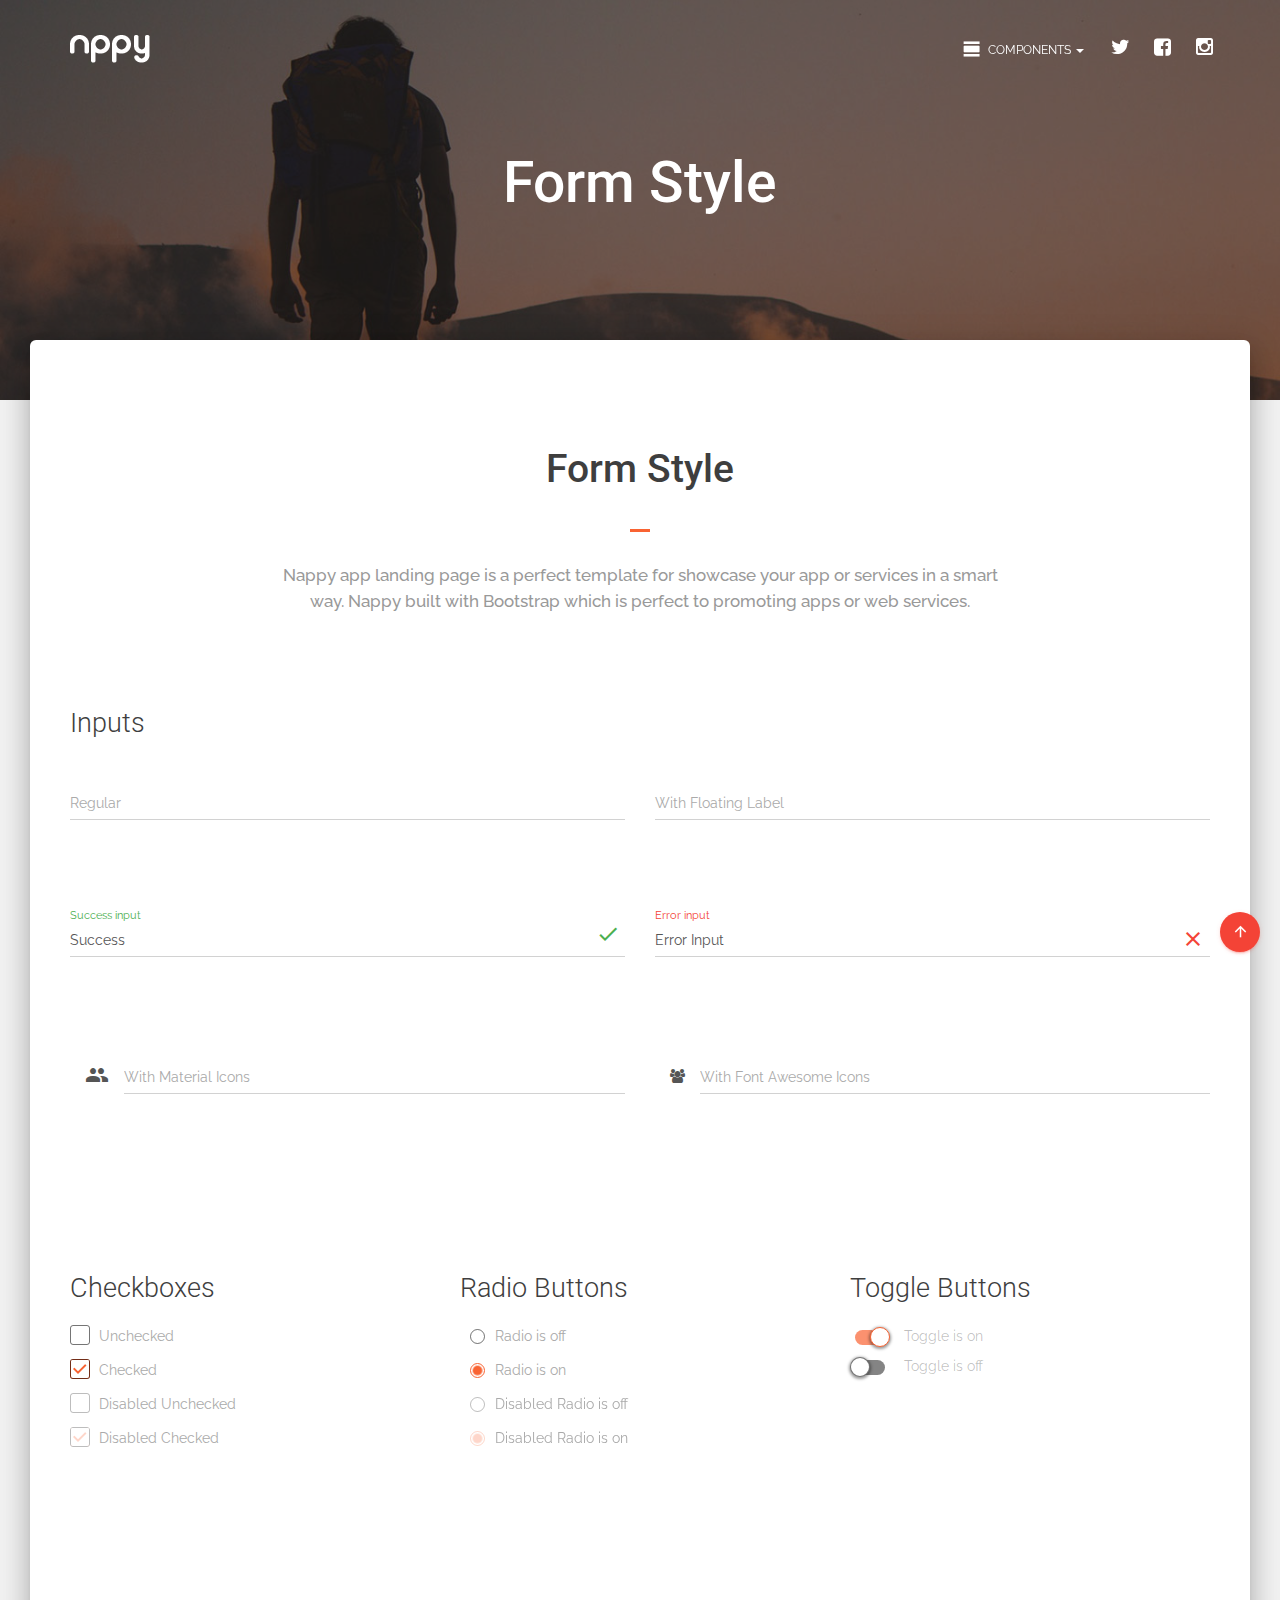
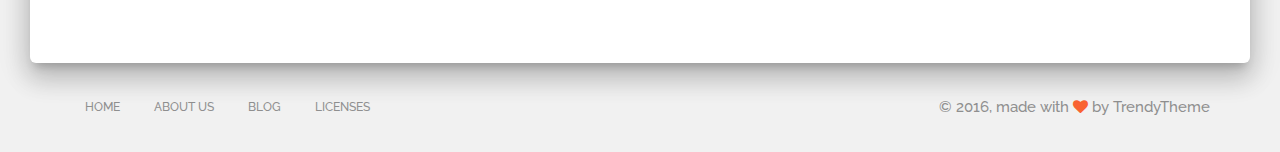
<file: shortcode-form.html>
<!DOCTYPE html>
<html lang="en">

<!-- Mirrored from trendytheme.net/demo/nppy/shortcode-form.html by HTTrack Website Copier/3.x [XR&CO'2010], Thu, 03 Nov 2016 11:36:44 GMT -->
<head>
    <meta charset="utf-8">
    <meta http-equiv="X-UA-Compatible" content="IE=edge">
    <meta name="viewport" content="width=device-width, initial-scale=1">
    <meta name="description" content="Nppy material design app landing page">
    <meta name="keywords" content="android, app, app landing page, product launch, product startup, material, software, technology, parallax">
    <meta name="author" content="trendytheme.net">

    <title>Nppy</title>

    <!--  favicon -->
    <link rel="shortcut icon" href="assets/img/ico/favicon.png">
    <!--  apple-touch-icon -->
    <link rel="apple-touch-icon-precomposed" sizes="144x144" href="assets/img/ico/apple-touch-icon-144-precomposed.png">
    <link rel="apple-touch-icon-precomposed" sizes="114x114" href="assets/img/ico/apple-touch-icon-114-precomposed.png">
    <link rel="apple-touch-icon-precomposed" sizes="72x72" href="assets/img/ico/apple-touch-icon-72-precomposed.png">
    <link rel="apple-touch-icon-precomposed" href="assets/img/ico/apple-touch-icon-57-precomposed.png">

	<!--  Fonts and icons -->
    <link rel="stylesheet" type="text/css" href="https://fonts.googleapis.com/css?family=Roboto:300,400,500,700" />
    <link href="https://fonts.googleapis.com/css?family=Raleway:400,400i,500,600,700" rel="stylesheet">
    <!-- FontAwesome CSS -->
    <link href="assets/fonts/font-awesome/css/font-awesome.min.css" rel="stylesheet">
    <!-- Material Icons CSS -->
    <link href="assets/fonts/iconfont/material-icons.css" rel="stylesheet">

    <!-- animate css -->
    <link href="assets/css/animate.css" rel="stylesheet">
    <!-- magnific-popup -->
    <link href="assets/magnific-popup/magnific-popup.css" rel="stylesheet">
    <!-- owl.carousel -->
    <link href="assets/owl.carousel/assets/owl.carousel.css" rel="stylesheet">
    <link href="assets/owl.carousel/assets/owl.theme.default.min.css" rel="stylesheet">
    <!-- flexslider -->
    <link href="assets/flexSlider/flexslider.css" rel="stylesheet">
    <!-- swiper -->
    <link href="assets/css/swiper.css" rel="stylesheet" />
    <!-- bootstrap -->
    <link href="assets/css/bootstrap.min.css" rel="stylesheet" />
    <!-- material-kit -->
    <link href="assets/css/material-kit.css" rel="stylesheet"/>
    <!-- main stylesheet -->
    <link href="style.css" rel="stylesheet"/>


    <!-- Choose your default colors -->
    <link rel="stylesheet" href="assets/css/colors/color1.css">
    <!-- <link rel="stylesheet" href="assets/css/colors/color2.css"> -->
    <!-- <link rel="stylesheet" href="assets/css/colors/color3.css"> -->
    <!-- <link rel="stylesheet" href="assets/css/colors/color4.css"> -->
    <!-- <link rel="stylesheet" href="assets/css/colors/color5.css"> -->
    <!-- <link rel="stylesheet" href="assets/css/colors/color6.css"> -->


    <!-- HTML5 shim and Respond.js for IE8 support of HTML5 elements and media queries -->
    <!-- WARNING: Respond.js doesn't work if you view the page via file:// -->
    <!--[if lt IE 9]>
      <script src="https://oss.maxcdn.com/html5shiv/3.7.2/html5shiv.min.js"></script>
      <script src="https://oss.maxcdn.com/respond/1.4.2/respond.min.js"></script>
    <![endif]-->
</head>

<body id="top">
    <nav class="navbar navbar-transparent navbar-fixed-top navbar-color-on-scroll">
    	<div class="container">
        	<!-- Brand and toggle get grouped for better mobile display -->
        	<div class="navbar-header">
        		<button type="button" class="navbar-toggle" data-toggle="collapse" data-target="#tt-navigation">
            		<span class="sr-only">Toggle navigation</span>
		            <span class="icon-bar"></span>
		            <span class="icon-bar"></span>
		            <span class="icon-bar"></span>
        		</button>
        		<a class="navbar-brand" href="index-2.html"><img src="assets/img/logo.png" alt="Appy Logo"></a>
        	</div><!-- /.navbar-header -->

        	<div class="collapse navbar-collapse" id="tt-navigation">
        		<ul class="nav navbar-nav navbar-right">

        			<!-- sample menu -->
    				<!-- <li><a href="#">Home</a></li> -->

    				<li class="dropdown">
						<a href="#" class="dropdown-toggle" data-toggle="dropdown">
							<i class="material-icons">view_day</i> Components
							<b class="caret"></b>
						</a>
						<ul class="dropdown-menu dropdown-with-icons">
							<li>
								<a href="shortcode-alert.html">
									<i class="material-icons">warning</i> &nbsp; Alerts
								</a>
							</li>
							<li>
								<a href="shortcode-button.html">
									<i class="material-icons">touch_app</i> &nbsp; Buttons
								</a>
							</li>
							<li>
								<a href="shortcode-form.html">
									<i class="material-icons">chrome_reader_mode</i> &nbsp; Forms
								</a>
							</li>
							<li>
								<a href="shortcode-navigation.html">
									<i class="material-icons">menu</i> &nbsp; Navigation
								</a>
							</li>
							<li>
								<a href="shortcode-gallery.html">
									<i class="material-icons">view_carousel</i> &nbsp; Gallery
								</a>
							</li>
							<li>
								<a href="shortcode-progressbar.html">
									<i class="material-icons">subject</i> &nbsp; Progressbar
								</a>
							</li>
							<li>
								<a href="shortcode-tab.html">
									<i class="material-icons">web</i> &nbsp; Tab
								</a>
							</li>
							<li>
								<a href="shortcode-tooltip.html">
									<i class="material-icons">chat</i> &nbsp; Tooltip
								</a>
							</li>
							<li>
								<a href="typography.html">
									<i class="material-icons">format_line_spacing</i> &nbsp; Typography
								</a>
							</li>

						</ul>
					</li>

					<!-- social menu -->
					<li>
						<a rel="tooltip" title="Follow us on Twitter" data-placement="bottom" href="#" target="_blank" class="btn btn-white btn-simple btn-just-icon">
							<i class="fa fa-twitter"></i>
						</a>
					</li>
					<li>
						<a rel="tooltip" title="Like us on Facebook" data-placement="bottom" href="#" target="_blank" class="btn btn-white btn-simple btn-just-icon">
							<i class="fa fa-facebook-square"></i>
						</a>
					</li>
					<li>
						<a rel="tooltip" title="Follow us on Instagram" data-placement="bottom" href="#" target="_blank" class="btn btn-white btn-simple btn-just-icon">
							<i class="fa fa-instagram"></i>
						</a>
					</li>
        		</ul><!-- /.navbar-nav -->
        	</div><!-- /.navbar-collapse -->
    	</div><!-- /.container -->
    </nav><!-- /.navbar -->

    <div class="wrapper">

    	<!-- header -->
		<div class="header tt-page-header filter dark-6" style="background-image: url('assets/img/cover.jpg');">
			<div class="container">
				<div class="row">
					<div class="col-md-6 col-md-offset-3">
						<h1 class="title text-center">Form Style</h1>
					</div>
				</div>
			</div>
		</div>
        <!-- end header -->


		<!-- Main Content Start -->
		<div class="main main-raised">

			<div class="section-padding section-basic">
		    	<div class="container">
					<div class="row margin-bottom-80 text-center">
		                <div class="col-md-8 col-md-offset-2">
		                    <h2 class="title wow fadeInUp">Form Style</h2>
		                    <div class="section-divider"></div>
		                    <p class="description wow fadeInUp">Nappy app landing page is a perfect template for showcase your app or services in a smart way. Nappy built with Bootstrap which is perfect to promoting apps or web services.</p>
		                </div>
		            </div><!-- /.row -->

			        <div id="inputs">
			            <div class="title">
			                <h3>Inputs</h3>
			            </div>

			            <div class="row">
							<div class="col-sm-6 margin-bottom-60">
			                	<div class="form-group">
			        	        	<input type="text" value="" placeholder="Regular" class="form-control" />
			                	</div>
			                </div>

							<div class="col-sm-6 margin-bottom-60">
								<div class="form-group label-floating">
									<label class="control-label">With Floating Label</label>
									<input type="email" class="form-control">
								</div>
							</div>

						
			                <div class="col-sm-6 margin-bottom-60">
			                	<div class="form-group label-floating has-success">
									<label class="control-label">Success input</label>
			                    	<input type="text" value="Success" class="form-control" />
									<span class="form-control-feedback">
										<i class="material-icons">done</i>
									</span>
			                	</div>
			                </div>

			                <div class="col-sm-6 margin-bottom-60">
			                	<div class="form-group label-floating has-error">
									<label class="control-label">Error input</label>
			                    	<input type="email" value="Error Input" class="form-control" />
			                    	<span class="material-icons form-control-feedback">clear</span>
			                	</div>
			                </div>

							<div class="col-sm-6 margin-bottom-60">
								<div class="input-group">
									<span class="input-group-addon">
										<i class="material-icons">group</i>
									</span>
									<input type="text" class="form-control" placeholder="With Material Icons">
								</div>
							</div>

							<div class="col-sm-6 margin-bottom-60">
								<div class="input-group">
									<span class="input-group-addon">
										<i class="fa fa-group"></i>
									</span>
									<input type="text" class="form-control" placeholder="With Font Awesome Icons">
								</div>
							</div>
						</div>
					</div>


					<div id="checkRadios" class="section-padding">
					    <div class="row">
			                <div class="col-sm-4">
			                    <div class="title">
			                        <h3>Checkboxes</h3>
			                    </div>

								<div class="checkbox">
									<label>
										<input type="checkbox" name="optionsCheckboxes">
										Unchecked
									</label>
								</div>

								<div class="checkbox">
									<label>
										<input type="checkbox" name="optionsCheckboxes" checked>
										Checked
									</label>
								</div>

								<div class="checkbox">
									<label>
										<input type="checkbox" name="optionsCheckboxes" disabled>
										Disabled Unchecked
									</label>
								</div>

								<div class="checkbox">
									<label>
										<input type="checkbox" name="optionsCheckboxes" disabled checked>
										Disabled Checked
									</label>
								</div>
			                </div>

			                <div class="col-sm-4">
			                    <div class="title">
			                        <h3>Radio Buttons</h3>
			                    </div>

								<div class="radio">
									<label>
										<input type="radio" name="optionsRadios">
										Radio is off
									</label>
								</div>
								<div class="radio">
									<label>
										<input type="radio" name="optionsRadios" checked="true">
										Radio is on
									</label>
								</div>
								<div class="radio">
									<label>
										<input type="radio" name="optionsRadiosDisabled" disabled>
										Disabled Radio is off
									</label>
								</div>
								<div class="radio">
									<label>
										<input type="radio" name="optionsRadiosDisabled" checked="true" disabled>
										Disabled Radio is on
									</label>
								</div>
			                </div>

							<div class="col-sm-4">
			                    <div class="title">
			                        <h3>Toggle Buttons</h3>
								</div>

								<div class="togglebutton">
					            	<label>
					                	<input type="checkbox" checked="">
										Toggle is on
					            	</label>
					            </div>

								<div class="togglebutton">
					            	<label>
					                	<input type="checkbox">
										Toggle is off
					            	</label>
					            </div>
			                </div>
			            </div>
			        </div>
		    	</div>
		    </div>
		</div>
		<!-- End Main Content -->


	    <footer class="footer">
	        <div class="container">
	            <nav class="pull-left">
	                <ul>
	                    <li>
	                        <a href="#">Home</a>
	                    </li>
						<li>
	                        <a href="#">About Us</a>
	                    </li>
	                    <li>
	                        <a href="#">Blog</a>
	                    </li>
	                    <li>
	                        <a href="#">Licenses</a>
	                    </li>
	                </ul>
	            </nav>
	            <div class="copyright pull-right">
	                &copy; 2016, made with <span class="primary-color"><i class="fa fa-heart heart"></i></span> by TrendyTheme
	            </div>
	        </div>
	    </footer>


        <div id="backTop">
			<a href="#top" class="btn btn-danger btn-fab btn-fab-mini btn-round page-scroll"><i class="material-icons">&#xE5D8;</i></a>
        </div> 
	</div><!-- /.wrapper -->


     <!--  preloader start -->
    <div id="tt-preloader">
        <div class="tt-preloader-wave"></div>
    </div>
    <!-- preloader end -->


	<!--   Core JS Files   -->
	<script src="assets/js/jquery.min.js"></script>
	<script src="assets/js/bootstrap.min.js"></script>
	<script src="assets/js/material.min.js"></script>
	<script src="assets/js/jquery.easing.min.js"></script>
	<script src="assets/js/smoothscroll.min.js"></script>
    <script src="assets/js/jquery.stellar.min.js"></script>
    <script src="assets/js/imagesloaded.js"></script>
    <script src="assets/js/jquery.countTo.min.js"></script>
    <script src="assets/js/jquery.inview.min.js"></script>
	<script src="assets/owl.carousel/owl.carousel.min.js"></script>
	<script src="assets/flexSlider/jquery.flexslider-min.js"></script>
	<script src="assets/js/swiper.jquery.min.js"></script>
	<script src="assets/js/wow.min.js"></script>
	<script src="assets/magnific-popup/jquery.magnific-popup.min.js"></script>
	<script src="assets/js/material-kit.js"></script>
	<script src="assets/js/scripts.js"></script>
</body>


<!-- Mirrored from trendytheme.net/demo/nppy/shortcode-form.html by HTTrack Website Copier/3.x [XR&CO'2010], Thu, 03 Nov 2016 11:36:44 GMT -->
</html>
</file>
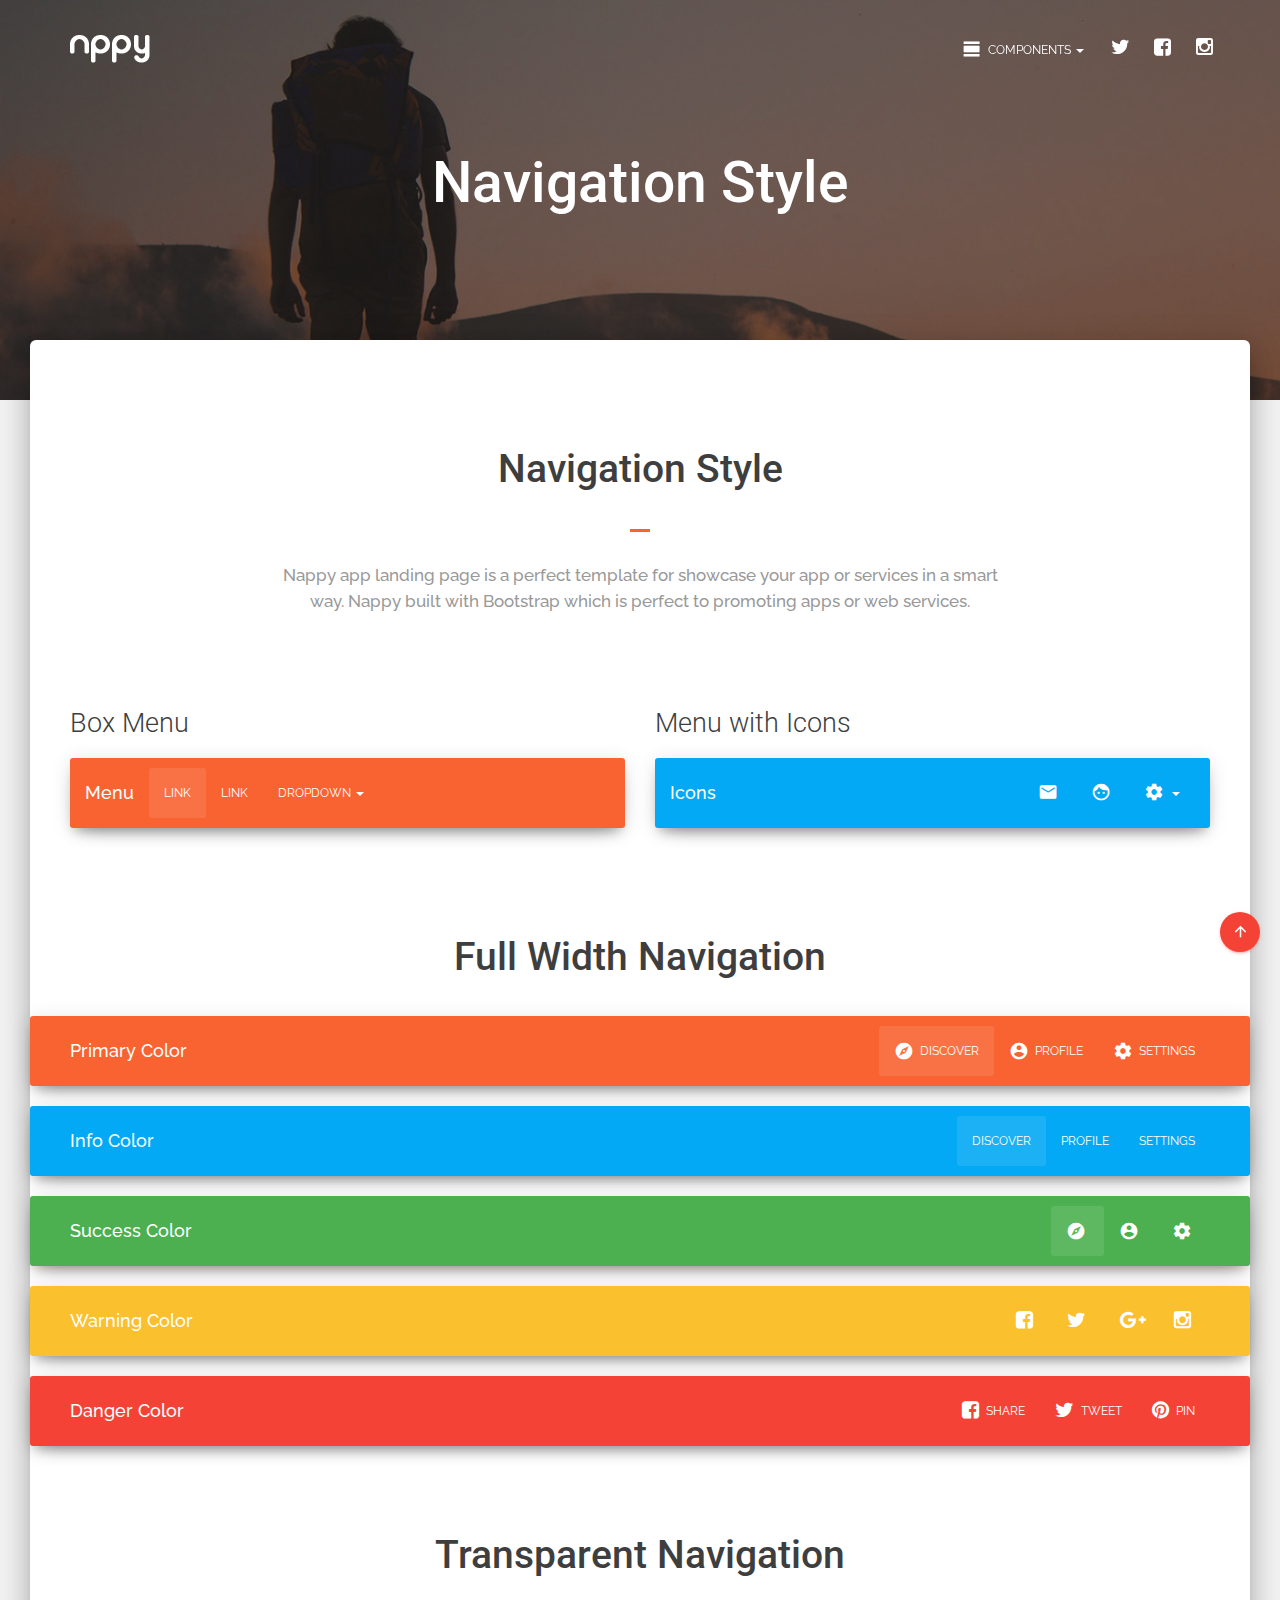
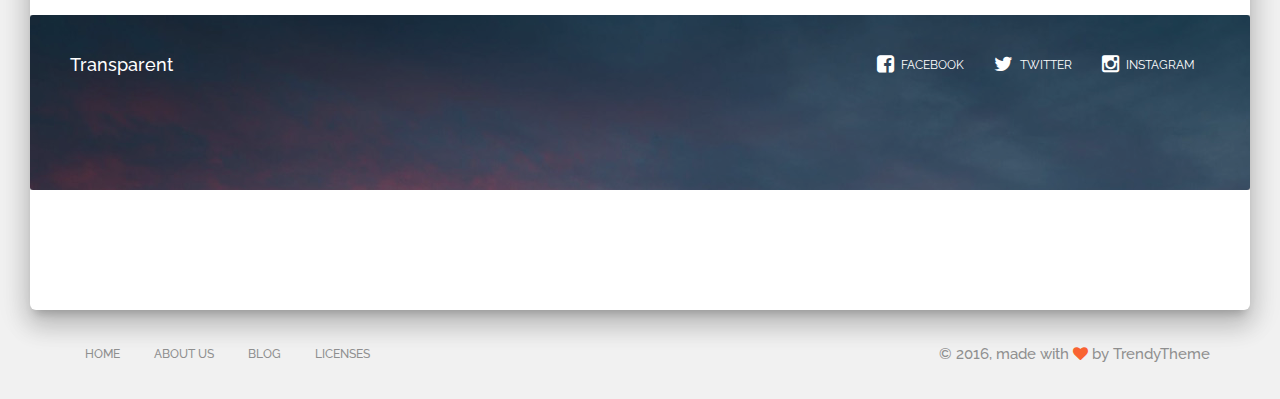
<file: shortcode-navigation.html>
<!DOCTYPE html>
<html lang="en">

<!-- Mirrored from trendytheme.net/demo/nppy/shortcode-navigation.html by HTTrack Website Copier/3.x [XR&CO'2010], Thu, 03 Nov 2016 11:36:44 GMT -->
<head>
    <meta charset="utf-8">
    <meta http-equiv="X-UA-Compatible" content="IE=edge">
    <meta name="viewport" content="width=device-width, initial-scale=1">
    <meta name="description" content="Nppy material design app landing page">
    <meta name="keywords" content="android, app, app landing page, product launch, product startup, material, software, technology, parallax">
    <meta name="author" content="trendytheme.net">

    <title>Nppy</title>

    <!--  favicon -->
    <link rel="shortcut icon" href="assets/img/ico/favicon.png">
    <!--  apple-touch-icon -->
    <link rel="apple-touch-icon-precomposed" sizes="144x144" href="assets/img/ico/apple-touch-icon-144-precomposed.png">
    <link rel="apple-touch-icon-precomposed" sizes="114x114" href="assets/img/ico/apple-touch-icon-114-precomposed.png">
    <link rel="apple-touch-icon-precomposed" sizes="72x72" href="assets/img/ico/apple-touch-icon-72-precomposed.png">
    <link rel="apple-touch-icon-precomposed" href="assets/img/ico/apple-touch-icon-57-precomposed.png">

	<!--  Fonts and icons -->
    <link rel="stylesheet" type="text/css" href="https://fonts.googleapis.com/css?family=Roboto:300,400,500,700" />
    <link href="https://fonts.googleapis.com/css?family=Raleway:400,400i,500,600,700" rel="stylesheet">
    <!-- FontAwesome CSS -->
    <link href="assets/fonts/font-awesome/css/font-awesome.min.css" rel="stylesheet">
    <!-- Material Icons CSS -->
    <link href="assets/fonts/iconfont/material-icons.css" rel="stylesheet">

    <!-- animate css -->
    <link href="assets/css/animate.css" rel="stylesheet">
    <!-- magnific-popup -->
    <link href="assets/magnific-popup/magnific-popup.css" rel="stylesheet">
    <!-- owl.carousel -->
    <link href="assets/owl.carousel/assets/owl.carousel.css" rel="stylesheet">
    <link href="assets/owl.carousel/assets/owl.theme.default.min.css" rel="stylesheet">
    <!-- flexslider -->
    <link href="assets/flexSlider/flexslider.css" rel="stylesheet">
    <!-- swiper -->
    <link href="assets/css/swiper.css" rel="stylesheet" />
    <!-- bootstrap -->
    <link href="assets/css/bootstrap.min.css" rel="stylesheet" />
    <!-- material-kit -->
    <link href="assets/css/material-kit.css" rel="stylesheet"/>
    <!-- main stylesheet -->
    <link href="style.css" rel="stylesheet"/>


    <!-- Choose your default colors -->
    <link rel="stylesheet" href="assets/css/colors/color1.css">
    <!-- <link rel="stylesheet" href="assets/css/colors/color2.css"> -->
    <!-- <link rel="stylesheet" href="assets/css/colors/color3.css"> -->
    <!-- <link rel="stylesheet" href="assets/css/colors/color4.css"> -->
    <!-- <link rel="stylesheet" href="assets/css/colors/color5.css"> -->
    <!-- <link rel="stylesheet" href="assets/css/colors/color6.css"> -->


    <!-- HTML5 shim and Respond.js for IE8 support of HTML5 elements and media queries -->
    <!-- WARNING: Respond.js doesn't work if you view the page via file:// -->
    <!--[if lt IE 9]>
      <script src="https://oss.maxcdn.com/html5shiv/3.7.2/html5shiv.min.js"></script>
      <script src="https://oss.maxcdn.com/respond/1.4.2/respond.min.js"></script>
    <![endif]-->
</head>

<body id="top">
    <nav class="navbar navbar-transparent navbar-fixed-top navbar-color-on-scroll">
    	<div class="container">
        	<!-- Brand and toggle get grouped for better mobile display -->
        	<div class="navbar-header">
        		<button type="button" class="navbar-toggle" data-toggle="collapse" data-target="#tt-navigation">
            		<span class="sr-only">Toggle navigation</span>
		            <span class="icon-bar"></span>
		            <span class="icon-bar"></span>
		            <span class="icon-bar"></span>
        		</button>
        		<a class="navbar-brand" href="index-2.html"><img src="assets/img/logo.png" alt="Appy Logo"></a>
        	</div><!-- /.navbar-header -->

        	<div class="collapse navbar-collapse" id="tt-navigation">
        		<ul class="nav navbar-nav navbar-right">

        			<!-- sample menu -->
    				<!-- <li><a href="#">Home</a></li> -->

    				<li class="dropdown">
						<a href="#" class="dropdown-toggle" data-toggle="dropdown">
							<i class="material-icons">view_day</i> Components
							<b class="caret"></b>
						</a>
						<ul class="dropdown-menu dropdown-with-icons">
							<li>
								<a href="shortcode-alert.html">
									<i class="material-icons">warning</i> &nbsp; Alerts
								</a>
							</li>
							<li>
								<a href="shortcode-button.html">
									<i class="material-icons">touch_app</i> &nbsp; Buttons
								</a>
							</li>
							<li>
								<a href="shortcode-form.html">
									<i class="material-icons">chrome_reader_mode</i> &nbsp; Forms
								</a>
							</li>
							<li>
								<a href="shortcode-navigation.html">
									<i class="material-icons">menu</i> &nbsp; Navigation
								</a>
							</li>
							<li>
								<a href="shortcode-gallery.html">
									<i class="material-icons">view_carousel</i> &nbsp; Gallery
								</a>
							</li>
							<li>
								<a href="shortcode-progressbar.html">
									<i class="material-icons">subject</i> &nbsp; Progressbar
								</a>
							</li>
							<li>
								<a href="shortcode-tab.html">
									<i class="material-icons">web</i> &nbsp; Tab
								</a>
							</li>
							<li>
								<a href="shortcode-tooltip.html">
									<i class="material-icons">chat</i> &nbsp; Tooltip
								</a>
							</li>
							<li>
								<a href="typography.html">
									<i class="material-icons">format_line_spacing</i> &nbsp; Typography
								</a>
							</li>

						</ul>
					</li>

					<!-- social menu -->
					<li>
						<a rel="tooltip" title="Follow us on Twitter" data-placement="bottom" href="#" target="_blank" class="btn btn-white btn-simple btn-just-icon">
							<i class="fa fa-twitter"></i>
						</a>
					</li>
					<li>
						<a rel="tooltip" title="Like us on Facebook" data-placement="bottom" href="#" target="_blank" class="btn btn-white btn-simple btn-just-icon">
							<i class="fa fa-facebook-square"></i>
						</a>
					</li>
					<li>
						<a rel="tooltip" title="Follow us on Instagram" data-placement="bottom" href="#" target="_blank" class="btn btn-white btn-simple btn-just-icon">
							<i class="fa fa-instagram"></i>
						</a>
					</li>
        		</ul><!-- /.navbar-nav -->
        	</div><!-- /.navbar-collapse -->
    	</div><!-- /.container -->
    </nav><!-- /.navbar -->

    <div class="wrapper">

    	<!-- header -->
		<div class="header tt-page-header filter dark-6" style="background-image: url('assets/img/cover.jpg');">
			<div class="container">
				<div class="row">
					<div class="col-md-6 col-md-offset-3">
						<h1 class="title text-center">Navigation Style</h1>
					</div>
				</div>
			</div>
		</div>
        <!-- end header -->


		<!-- Main Content Start -->
		<div class="main main-raised">

			<div class="section-padding">
		    	<div class="container">
					<div class="row margin-bottom-80 text-center">
		                <div class="col-md-8 col-md-offset-2">
		                    <h2 class="title wow fadeInUp">Navigation Style</h2>
		                    <div class="section-divider"></div>
		                    <p class="description wow fadeInUp">Nappy app landing page is a perfect template for showcase your app or services in a smart way. Nappy built with Bootstrap which is perfect to promoting apps or web services.</p>
		                </div>
		            </div><!-- /.row -->

					<div class="row margin-bottom-80">
		                <div class="col-md-6">
		                    <div class="title">
		                        <h3>Box Menu</h3>
		                    </div>

	                        <nav class="navbar navbar-default">
	                        	<div class="container-fluid">
		                            <div class="navbar-header">
		                            	<button type="button" class="navbar-toggle" data-toggle="collapse" data-target="#example-navbar">
		                            		<span class="sr-only">Toggle navigation</span>
			                                <span class="icon-bar"></span>
			                                <span class="icon-bar"></span>
			                                <span class="icon-bar"></span>
			                            </button>
		                            	<a class="navbar-brand" href="#">Menu</a>
		                            </div>

		                            <div class="collapse navbar-collapse" id="example-navbar">
		                            	<ul class="nav navbar-nav">
		                        			<li class="active"><a href="#">Link</a></li>
		                            		<li><a href="#">Link</a></li>
		                                	<li class="dropdown">
		                                		<a href="#" class="dropdown-toggle" data-toggle="dropdown">Dropdown
													<b class="caret"></b>
												</a>
		                                    	<ul class="dropdown-menu dropdown-menu-right">
		                                        	<li class="dropdown-header">Dropdown header</li>
		                                        	<li><a href="#">Action</a></li>
			                                        <li><a href="#">Another action</a></li>
			                                        <li><a href="#">Something else here</a></li>
			                                        <li class="divider"></li>
			                                        <li><a href="#">Separated link</a></li>
			                                        <li class="divider"></li>
			                                        <li><a href="#">One more separated link</a></li>
			                                    </ul>
		                                	</li>
		                            	</ul>
		                            </div>
								</div>
	                        </nav>
		                </div>
		                <div class="col-md-6">
							<div class="title">
		                        <h3>Menu with Icons</h3>
		                    </div>

		                    <nav class="navbar navbar-info">
		                    	<div class="container-fluid">
									<div class="navbar-header">
		                            	<button type="button" class="navbar-toggle" data-toggle="collapse" data-target="#example-navbar-icons">
			                                <span class="sr-only">Toggle navigation</span>
			                                <span class="icon-bar"></span>
			                                <span class="icon-bar"></span>
			                                <span class="icon-bar"></span>
		                            	</button>
		                            	<a class="navbar-brand" href="#">Icons</a>
		                            </div>

		                            <div class="collapse navbar-collapse" id="example-navbar-icons">
		                            	<ul class="nav navbar-nav navbar-right">
		                        			<li>
												<a href="#pablo"><i class="material-icons">email</i></a>
											</li>
		                            		<li>
												<a href="#pablo"><i class="material-icons">face</i></a>
											</li>
		                                	<li class="dropdown">
		                                		<a href="#" class="dropdown-toggle" data-toggle="dropdown">
													<i class="material-icons">settings</i>
													<b class="caret"></b>
												</a>
		                                    	<ul class="dropdown-menu dropdown-menu-right">
		                                        	<li class="dropdown-header">Dropdown header</li>
		                                        	<li><a href="#">Action</a></li>
			                                        <li><a href="#">Another action</a></li>
			                                        <li><a href="#">Something else here</a></li>
			                                        <li class="divider"></li>
			                                        <li><a href="#">Separated link</a></li>
			                                        <li class="divider"></li>
			                                        <li><a href="#">One more separated link</a></li>
			                                    </ul>
		                                	</li>
		                            	</ul>
		                            </div>
								</div>
		                    </nav>

		                </div>
		            </div>

		    	</div><!-- /.container -->


				<div class="container text-center">
		            <h2 class="title">Full Width Navigation</h2>
				</div>

				<!-- Navbar Primary  -->
				<nav class="navbar navbar-primary">
					<div class="container">
						<div class="navbar-header">
							<button type="button" class="navbar-toggle" data-toggle="collapse" data-target="#example-navbar-primary">
								<span class="sr-only">Toggle navigation</span>
								<span class="icon-bar"></span>
								<span class="icon-bar"></span>
								<span class="icon-bar"></span>
							</button>
							<a class="navbar-brand" href="#pablo">Primary Color</a>
						</div>

						<div class="collapse navbar-collapse" id="example-navbar-primary">
							<ul class="nav navbar-nav navbar-right">
								<li class="active">
	                                <a href="#pablo">
										<i class="material-icons">explore</i>
										Discover
	                                </a>
	                            </li>
	                            <li>
	                                <a href="#pablo">
										<i class="material-icons">account_circle</i>
	                                    Profile
	                                </a>
	                            </li>
	                            <li>
	                                <a href="#pablo">
										<i class="material-icons">settings</i>
										Settings
	                                </a>
	                            </li>
							</ul>
						</div>
					</div>
				</nav>
				<!-- End Navbar Primary -->

				<!-- Navbar Info -->
				<nav class="navbar navbar-info">
					<div class="container">
						<div class="navbar-header">
							<button type="button" class="navbar-toggle" data-toggle="collapse" data-target="#example-navbar-info">
								<span class="sr-only">Toggle navigation</span>
								<span class="icon-bar"></span>
								<span class="icon-bar"></span>
								<span class="icon-bar"></span>
							</button>
							<a class="navbar-brand" href="#pablo">Info Color</a>
						</div>

						<div class="collapse navbar-collapse" id="example-navbar-info">
							<ul class="nav navbar-nav navbar-right">
								<li class="active">
	                                <a href="#pablo" >
	                                    Discover
	                                </a>
	                            </li>
	                            <li>
	                                <a href="#pablo">
	                                    Profile
	                                </a>
	                            </li>
	                            <li>
	                                <a href="#pablo">
	                                    Settings
	                                </a>
	                            </li>
							</ul>
						</div>
					</div>
				</nav>
				<!-- End Navbar Info -->

				<!-- Navbar Success -->
				<nav class="navbar navbar-success">
					<div class="container">
						<div class="navbar-header">
							<button type="button" class="navbar-toggle" data-toggle="collapse" data-target="#example-navbar-success">
								<span class="sr-only">Toggle navigation</span>
								<span class="icon-bar"></span>
								<span class="icon-bar"></span>
								<span class="icon-bar"></span>
							</button>
							<a class="navbar-brand" href="#">Success Color</a>
						</div>

						<div class="collapse navbar-collapse" id="example-navbar-success">
							<ul class="nav navbar-nav navbar-right">
								<li class="active">
	                                <a href="#pablo">
										<i class="material-icons">explore</i>
	                                </a>
	                            </li>
	                            <li>
	                                <a href="#pablo">
										<i class="material-icons">account_circle</i>
	                                </a>
	                            </li>
	                            <li>
	                                <a href="#pablo">
										<i class="material-icons">settings</i>
	                                </a>
	                            </li>
							</ul>
						</div>
					</div>
				</nav>
				<!-- End Navbar Success -->

				<!-- Navbar Warning -->
				<nav class="navbar navbar-warning">
					<div class="container">
						<div class="navbar-header">
							<button type="button" class="navbar-toggle" data-toggle="collapse" data-target="#example-navbar-warning">
								<span class="sr-only">Toggle navigation</span>
								<span class="icon-bar"></span>
								<span class="icon-bar"></span>
								<span class="icon-bar"></span>
							</button>
							<a class="navbar-brand" href="#pablo">Warning Color</a>
						</div>

						<div class="collapse navbar-collapse" id="example-navbar-warning">
							<ul class="nav navbar-nav navbar-right">
								<li>
	                                <a href="#pablo">
										<i class="fa fa-facebook-square"></i>
	                                </a>
	                            </li>
	                            <li>
	                                <a href="#pablo">
										<i class="fa fa-twitter"></i>
	                                </a>
	                            </li>
								<li>
	                                <a href="#pablo">
										<i class="fa fa-google-plus"></i>
	                                </a>
	                            </li>
	                            <li>
	                                <a href="#pablo">
										<i class="fa fa-instagram"></i>
	                                </a>
	                            </li>
							</ul>
						</div>
					</div>
				</nav>
				<!-- End Navbar Warning -->

				<!-- Navbar Danger -->
				<nav class="navbar navbar-danger margin-bottom-80">
					<div class="container">
						<div class="navbar-header">
							<button type="button" class="navbar-toggle" data-toggle="collapse" data-target="#example-navbar-danger">
								<span class="sr-only">Toggle navigation</span>
								<span class="icon-bar"></span>
								<span class="icon-bar"></span>
								<span class="icon-bar"></span>
							</button>
							<a class="navbar-brand" href="#pablo">Danger Color</a>
						</div>

						<div class="collapse navbar-collapse" id="example-navbar-danger">
							<ul class="nav navbar-nav navbar-right">
								<li>
	                                <a href="#pablo">
										<i class="fa fa-facebook-square"></i> Share
	                                </a>
	                            </li>
	                            <li>
	                                <a href="#pablo">
										<i class="fa fa-twitter"></i> Tweet
	                                </a>
	                            </li>
								<li>
	                                <a href="#pablo">
										<i class="fa fa-pinterest"></i> Pin
	                                </a>
	                            </li>
							</ul>
						</div>
					</div>
				</nav>
				<!-- End Navbar Danger -->


				<div class="container text-center">
		            <h2 class="title">Transparent Navigation</h2>
				</div>

				<!-- Navbar Transparent -->
				<nav class="navbar navbar-transparent padding-bottom-100 filter" style="background-image: url('assets/img/bg2.jpeg');">
					<div class="container">
						<div class="navbar-header">
							<button type="button" class="navbar-toggle" data-toggle="collapse" data-target="#example-navbar-transparent">
								<span class="sr-only">Toggle navigation</span>
								<span class="icon-bar"></span>
								<span class="icon-bar"></span>
								<span class="icon-bar"></span>
							</button>
							<a class="navbar-brand" href="#pablo">Transparent</a>
						</div>

						<div class="collapse navbar-collapse" id="example-navbar-transparent">
							<ul class="nav navbar-nav navbar-right">
								<li>
	                                <a href="#pablo">
	                                    <i class="fa fa-facebook-square"></i>
	                                    Facebook
	                                </a>
	                            </li>
	                            <li>
	                                <a href="#pablo">
	                                    <i class="fa fa-twitter"></i>
	                                    Twitter
	                                </a>
	                            </li>
								<li>
	                                <a href="#pablo">
										<i class="fa fa-instagram"></i> Instagram
	                                </a>
	                            </li>
							</ul>
						</div>
					</div>
				</nav>
				<!-- End Navbar Transparent-->
		    </div>
		</div>
		<!-- End Main Content -->


	    <footer class="footer">
	        <div class="container">
	            <nav class="pull-left">
	                <ul>
	                    <li>
	                        <a href="#">Home</a>
	                    </li>
						<li>
	                        <a href="#">About Us</a>
	                    </li>
	                    <li>
	                        <a href="#">Blog</a>
	                    </li>
	                    <li>
	                        <a href="#">Licenses</a>
	                    </li>
	                </ul>
	            </nav>
	            <div class="copyright pull-right">
	                &copy; 2016, made with <span class="primary-color"><i class="fa fa-heart heart"></i></span> by TrendyTheme
	            </div>
	        </div>
	    </footer>


        <div id="backTop">
			<a href="#top" class="btn btn-danger btn-fab btn-fab-mini btn-round page-scroll"><i class="material-icons">&#xE5D8;</i></a>
        </div> 

	</div><!-- /.wrapper -->


     <!--  preloader start -->
    <div id="tt-preloader">
        <div class="tt-preloader-wave"></div>
    </div>
    <!-- preloader end -->


	<!--   Core JS Files   -->
	<script src="assets/js/jquery.min.js"></script>
	<script src="assets/js/bootstrap.min.js"></script>
	<script src="assets/js/material.min.js"></script>
	<script src="assets/js/jquery.easing.min.js"></script>
	<script src="assets/js/smoothscroll.min.js"></script>
    <script src="assets/js/jquery.stellar.min.js"></script>
    <script src="assets/js/imagesloaded.js"></script>
    <script src="assets/js/jquery.countTo.min.js"></script>
    <script src="assets/js/jquery.inview.min.js"></script>
	<script src="assets/owl.carousel/owl.carousel.min.js"></script>
	<script src="assets/flexSlider/jquery.flexslider-min.js"></script>
	<script src="assets/js/swiper.jquery.min.js"></script>
	<script src="assets/js/wow.min.js"></script>
	<script src="assets/magnific-popup/jquery.magnific-popup.min.js"></script>
	<script src="assets/js/material-kit.js"></script>
	<script src="assets/js/scripts.js"></script>
</body>


<!-- Mirrored from trendytheme.net/demo/nppy/shortcode-navigation.html by HTTrack Website Copier/3.x [XR&CO'2010], Thu, 03 Nov 2016 11:36:50 GMT -->
</html>
</file>
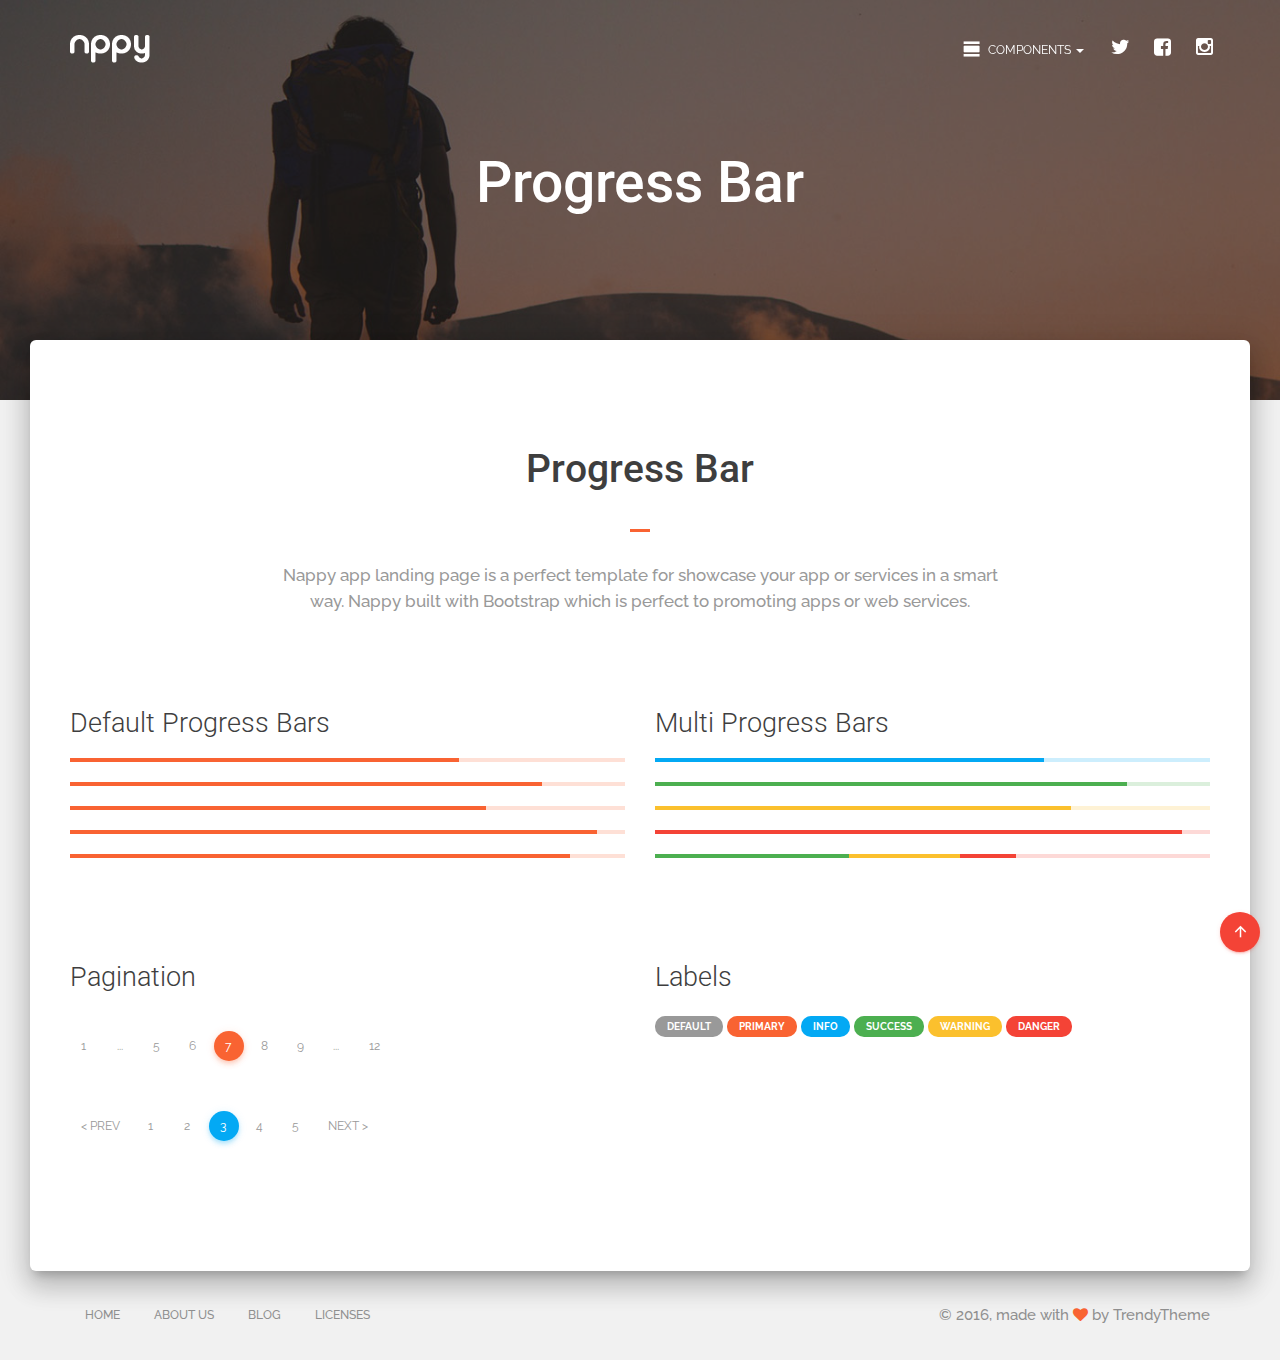
<file: shortcode-progressbar.html>
<!DOCTYPE html>
<html lang="en">

<!-- Mirrored from trendytheme.net/demo/nppy/shortcode-progressbar.html by HTTrack Website Copier/3.x [XR&CO'2010], Thu, 03 Nov 2016 11:37:02 GMT -->
<head>
    <meta charset="utf-8">
    <meta http-equiv="X-UA-Compatible" content="IE=edge">
    <meta name="viewport" content="width=device-width, initial-scale=1">
    <meta name="description" content="Nppy material design app landing page">
    <meta name="keywords" content="android, app, app landing page, product launch, product startup, material, software, technology, parallax">
    <meta name="author" content="trendytheme.net">

    <title>Nppy</title>

    <!--  favicon -->
    <link rel="shortcut icon" href="assets/img/ico/favicon.png">
    <!--  apple-touch-icon -->
    <link rel="apple-touch-icon-precomposed" sizes="144x144" href="assets/img/ico/apple-touch-icon-144-precomposed.png">
    <link rel="apple-touch-icon-precomposed" sizes="114x114" href="assets/img/ico/apple-touch-icon-114-precomposed.png">
    <link rel="apple-touch-icon-precomposed" sizes="72x72" href="assets/img/ico/apple-touch-icon-72-precomposed.png">
    <link rel="apple-touch-icon-precomposed" href="assets/img/ico/apple-touch-icon-57-precomposed.png">

	<!--  Fonts and icons -->
    <link rel="stylesheet" type="text/css" href="https://fonts.googleapis.com/css?family=Roboto:300,400,500,700" />
    <link href="https://fonts.googleapis.com/css?family=Raleway:400,400i,500,600,700" rel="stylesheet">
    <!-- FontAwesome CSS -->
    <link href="assets/fonts/font-awesome/css/font-awesome.min.css" rel="stylesheet">
    <!-- Material Icons CSS -->
    <link href="assets/fonts/iconfont/material-icons.css" rel="stylesheet">

    <!-- animate css -->
    <link href="assets/css/animate.css" rel="stylesheet">
    <!-- magnific-popup -->
    <link href="assets/magnific-popup/magnific-popup.css" rel="stylesheet">
    <!-- owl.carousel -->
    <link href="assets/owl.carousel/assets/owl.carousel.css" rel="stylesheet">
    <link href="assets/owl.carousel/assets/owl.theme.default.min.css" rel="stylesheet">
    <!-- flexslider -->
    <link href="assets/flexSlider/flexslider.css" rel="stylesheet">
    <!-- swiper -->
    <link href="assets/css/swiper.css" rel="stylesheet" />
    <!-- bootstrap -->
    <link href="assets/css/bootstrap.min.css" rel="stylesheet" />
    <!-- material-kit -->
    <link href="assets/css/material-kit.css" rel="stylesheet"/>
    <!-- main stylesheet -->
    <link href="style.css" rel="stylesheet"/>


    <!-- Choose your default colors -->
    <link rel="stylesheet" href="assets/css/colors/color1.css">
    <!-- <link rel="stylesheet" href="assets/css/colors/color2.css"> -->
    <!-- <link rel="stylesheet" href="assets/css/colors/color3.css"> -->
    <!-- <link rel="stylesheet" href="assets/css/colors/color4.css"> -->
    <!-- <link rel="stylesheet" href="assets/css/colors/color5.css"> -->
    <!-- <link rel="stylesheet" href="assets/css/colors/color6.css"> -->


    <!-- HTML5 shim and Respond.js for IE8 support of HTML5 elements and media queries -->
    <!-- WARNING: Respond.js doesn't work if you view the page via file:// -->
    <!--[if lt IE 9]>
      <script src="https://oss.maxcdn.com/html5shiv/3.7.2/html5shiv.min.js"></script>
      <script src="https://oss.maxcdn.com/respond/1.4.2/respond.min.js"></script>
    <![endif]-->
</head>

<body id="top">
    <nav class="navbar navbar-transparent navbar-fixed-top navbar-color-on-scroll">
    	<div class="container">
        	<!-- Brand and toggle get grouped for better mobile display -->
        	<div class="navbar-header">
        		<button type="button" class="navbar-toggle" data-toggle="collapse" data-target="#tt-navigation">
            		<span class="sr-only">Toggle navigation</span>
		            <span class="icon-bar"></span>
		            <span class="icon-bar"></span>
		            <span class="icon-bar"></span>
        		</button>
        		<a class="navbar-brand" href="index-2.html"><img src="assets/img/logo.png" alt="Appy Logo"></a>
        	</div><!-- /.navbar-header -->

        	<div class="collapse navbar-collapse" id="tt-navigation">
        		<ul class="nav navbar-nav navbar-right">

        			<!-- sample menu -->
    				<!-- <li><a href="#">Home</a></li> -->

    				<li class="dropdown">
						<a href="#" class="dropdown-toggle" data-toggle="dropdown">
							<i class="material-icons">view_day</i> Components
							<b class="caret"></b>
						</a>
						<ul class="dropdown-menu dropdown-with-icons">
							<li>
								<a href="shortcode-alert.html">
									<i class="material-icons">warning</i> &nbsp; Alerts
								</a>
							</li>
							<li>
								<a href="shortcode-button.html">
									<i class="material-icons">touch_app</i> &nbsp; Buttons
								</a>
							</li>
							<li>
								<a href="shortcode-form.html">
									<i class="material-icons">chrome_reader_mode</i> &nbsp; Forms
								</a>
							</li>
							<li>
								<a href="shortcode-navigation.html">
									<i class="material-icons">menu</i> &nbsp; Navigation
								</a>
							</li>
							<li>
								<a href="shortcode-gallery.html">
									<i class="material-icons">view_carousel</i> &nbsp; Gallery
								</a>
							</li>
							<li>
								<a href="shortcode-progressbar.html">
									<i class="material-icons">subject</i> &nbsp; Progressbar
								</a>
							</li>
							<li>
								<a href="shortcode-tab.html">
									<i class="material-icons">web</i> &nbsp; Tab
								</a>
							</li>
							<li>
								<a href="shortcode-tooltip.html">
									<i class="material-icons">chat</i> &nbsp; Tooltip
								</a>
							</li>
							<li>
								<a href="typography.html">
									<i class="material-icons">format_line_spacing</i> &nbsp; Typography
								</a>
							</li>

						</ul>
					</li>

					<!-- social menu -->
					<li>
						<a rel="tooltip" title="Follow us on Twitter" data-placement="bottom" href="#" target="_blank" class="btn btn-white btn-simple btn-just-icon">
							<i class="fa fa-twitter"></i>
						</a>
					</li>
					<li>
						<a rel="tooltip" title="Like us on Facebook" data-placement="bottom" href="#" target="_blank" class="btn btn-white btn-simple btn-just-icon">
							<i class="fa fa-facebook-square"></i>
						</a>
					</li>
					<li>
						<a rel="tooltip" title="Follow us on Instagram" data-placement="bottom" href="#" target="_blank" class="btn btn-white btn-simple btn-just-icon">
							<i class="fa fa-instagram"></i>
						</a>
					</li>
        		</ul><!-- /.navbar-nav -->
        	</div><!-- /.navbar-collapse -->
    	</div><!-- /.container -->
    </nav><!-- /.navbar -->

    <div class="wrapper">

    	<!-- header -->
		<div class="header tt-page-header filter dark-6" style="background-image: url('assets/img/cover.jpg');">
			<div class="container">
				<div class="row">
					<div class="col-md-6 col-md-offset-3">
						<h1 class="title text-center">Progress Bar</h1>
					</div>
				</div>
			</div>
		</div>
        <!-- end header -->


		<!-- Main Content Start -->
		<div class="main main-raised">

			<div class="section-padding">
		    	<div class="container">
					<div class="row margin-bottom-80 text-center">
		                <div class="col-md-8 col-md-offset-2">
		                    <h2 class="title wow fadeInUp">Progress Bar</h2>
		                    <div class="section-divider"></div>
		                    <p class="description wow fadeInUp">Nappy app landing page is a perfect template for showcase your app or services in a smart way. Nappy built with Bootstrap which is perfect to promoting apps or web services.</p>
		                </div>
		            </div><!-- /.row -->
					

					<div class="row margin-bottom-80">
		                <div class="col-md-6">
		                    <div class="title">
		                        <h3>Default Progress Bars</h3>
		                    </div>

		                    <div class="progress progress-line-primary">
		                    	<div class="progress-bar" role="progressbar" aria-valuenow="70" aria-valuemin="0" aria-valuemax="100" style="width: 70%;">
		                        <span class="sr-only">70% Complete</span>
		                      </div>
		                    </div>

		                    <div class="progress progress-line-primary">
		                    	<div class="progress-bar" role="progressbar" aria-valuenow="85" aria-valuemin="0" aria-valuemax="100" style="width: 85%;">
		                        <span class="sr-only">85% Complete</span>
		                      </div>
		                    </div>

		                    <div class="progress progress-line-primary">
		                    	<div class="progress-bar" role="progressbar" aria-valuenow="75" aria-valuemin="0" aria-valuemax="100" style="width: 75%;">
		                        <span class="sr-only">75% Complete</span>
		                      </div>
		                    </div>

		                    <div class="progress progress-line-primary">
		                    	<div class="progress-bar" role="progressbar" aria-valuenow="95" aria-valuemin="0" aria-valuemax="100" style="width: 95%;">
		                        <span class="sr-only">95% Complete</span>
		                      </div>
		                    </div>

		                    <div class="progress progress-line-primary">
		                    	<div class="progress-bar" role="progressbar" aria-valuenow="90" aria-valuemin="0" aria-valuemax="100" style="width: 90%;">
		                        <span class="sr-only">90% Complete</span>
		                      </div>
		                    </div>
		                </div>

		                <div class="col-md-6">
		                    <div class="title">
		                        <h3>Multi Progress Bars</h3>
		                    </div>

		                    <div class="progress progress-line-info">
		                    	<div class="progress-bar progress-bar-info" role="progressbar" aria-valuenow="70" aria-valuemin="0" aria-valuemax="100" style="width: 70%;">
		                        <span class="sr-only">70% Complete</span>
		                      </div>
		                    </div>

		                    <div class="progress progress-line-success">
		                    	<div class="progress-bar progress-bar-success" role="progressbar" aria-valuenow="85" aria-valuemin="0" aria-valuemax="100" style="width: 85%;">
		                        <span class="sr-only">85% Complete</span>
		                      </div>
		                    </div>

		                    <div class="progress progress-line-warning">
		                    	<div class="progress-bar progress-bar-warning" role="progressbar" aria-valuenow="75" aria-valuemin="0" aria-valuemax="100" style="width: 75%;">
		                        <span class="sr-only">75% Complete</span>
		                      </div>
		                    </div>

		                    <div class="progress progress-line-danger">
		                    	<div class="progress-bar progress-bar-danger" role="progressbar" aria-valuenow="95" aria-valuemin="0" aria-valuemax="100" style="width: 95%;">
		                        <span class="sr-only">60% Complete</span>
		                      </div>
		                    </div>

		                    <div class="progress progress-line-danger">
		                    	<div class="progress-bar progress-bar-success" style="width: 35%">
		                            <span class="sr-only">35% Complete (success)</span>
		                        </div>
		                        <div class="progress-bar progress-bar-warning" style="width: 20%">
		                            <span class="sr-only">20% Complete (warning)</span>
		                        </div>
		                        <div class="progress-bar progress-bar-danger" style="width: 10%">
		                            <span class="sr-only">10% Complete (danger)</span>
		                        </div>
		                    </div>
		                </div>
		            </div><!-- /.row -->

		            <div class="row">
		                <div class="col-md-6">
		                    <div class="title">
		                        <h3>Pagination</h3>
		                    </div>

		                    <ul class="pagination pagination-primary">
		                    <!--
								color-classes: "pagination-primary", "pagination-info", "pagination-success", "pagination-warning", "pagination-danger"
		                    -->
								<li><a href="javascript:void(0);">1</a></li>
								<li><a href="javascript:void(0);">...</a></li>
								<li><a href="javascript:void(0);">5</a></li>
								<li><a href="javascript:void(0);">6</a></li>
								<li class="active"><a href="javascript:void(0);">7</a></li>
								<li><a href="javascript:void(0);">8</a></li>
								<li><a href="javascript:void(0);">9</a></li>
								<li><a href="javascript:void(0);">...</a></li>
								<li><a href="javascript:void(0);">12</a></li>
		                    </ul>

							<ul class="pagination pagination-info">
								<li><a href="javascript:void(0);">&lt; prev</a></li>
								<li><a href="javascript:void(0);">1</a></li>
								<li><a href="javascript:void(0);">2</a></li>
								<li class="active"><a href="javascript:void(0);">3</a></li>
								<li><a href="javascript:void(0);">4</a></li>
								<li><a href="javascript:void(0);">5</a></li>
								<li><a href="javascript:void(0);">next &gt;</a></li>
		                    </ul>

		                </div>

		                <div class="col-md-6">
							<div class="title">
		                        <h3>Labels </h3>
		                    </div>
		                    <span class="label label-default">Default</span>
		                    <span class="label label-primary">Primary</span>
		                    <span class="label label-info">Info</span>
		                    <span class="label label-success">Success</span>
		                    <span class="label label-warning">Warning</span>
		                    <span class="label label-danger">Danger</span>
		                </div>
		            </div><!-- /.row -->

		    	</div><!-- /.container -->
		    </div>
		</div>
		<!-- End Main Content -->


	    <footer class="footer">
	        <div class="container">
	            <nav class="pull-left">
	                <ul>
	                    <li>
	                        <a href="#">Home</a>
	                    </li>
						<li>
	                        <a href="#">About Us</a>
	                    </li>
	                    <li>
	                        <a href="#">Blog</a>
	                    </li>
	                    <li>
	                        <a href="#">Licenses</a>
	                    </li>
	                </ul>
	            </nav>
	            <div class="copyright pull-right">
	                &copy; 2016, made with <span class="primary-color"><i class="fa fa-heart heart"></i></span> by TrendyTheme
	            </div>
	        </div>
	    </footer>


        <div id="backTop">
			<a href="#top" class="btn btn-danger btn-fab btn-fab-mini btn-round page-scroll"><i class="material-icons">&#xE5D8;</i></a>
        </div> 
	</div><!-- /.wrapper -->


     <!--  preloader start -->
    <div id="tt-preloader">
        <div class="tt-preloader-wave"></div>
    </div>
    <!-- preloader end -->


	<!--   Core JS Files   -->
	<script src="assets/js/jquery.min.js"></script>
	<script src="assets/js/bootstrap.min.js"></script>
	<script src="assets/js/material.min.js"></script>
	<script src="assets/js/jquery.easing.min.js"></script>
	<script src="assets/js/smoothscroll.min.js"></script>
    <script src="assets/js/jquery.stellar.min.js"></script>
    <script src="assets/js/imagesloaded.js"></script>
    <script src="assets/js/jquery.countTo.min.js"></script>
    <script src="assets/js/jquery.inview.min.js"></script>
	<script src="assets/owl.carousel/owl.carousel.min.js"></script>
	<script src="assets/flexSlider/jquery.flexslider-min.js"></script>
	<script src="assets/js/swiper.jquery.min.js"></script>
	<script src="assets/js/wow.min.js"></script>
	<script src="assets/magnific-popup/jquery.magnific-popup.min.js"></script>
	<script src="assets/js/material-kit.js"></script>
	<script src="assets/js/scripts.js"></script>
</body>



<!-- Mirrored from trendytheme.net/demo/nppy/shortcode-progressbar.html by HTTrack Website Copier/3.x [XR&CO'2010], Thu, 03 Nov 2016 11:37:02 GMT -->
</html>
</file>
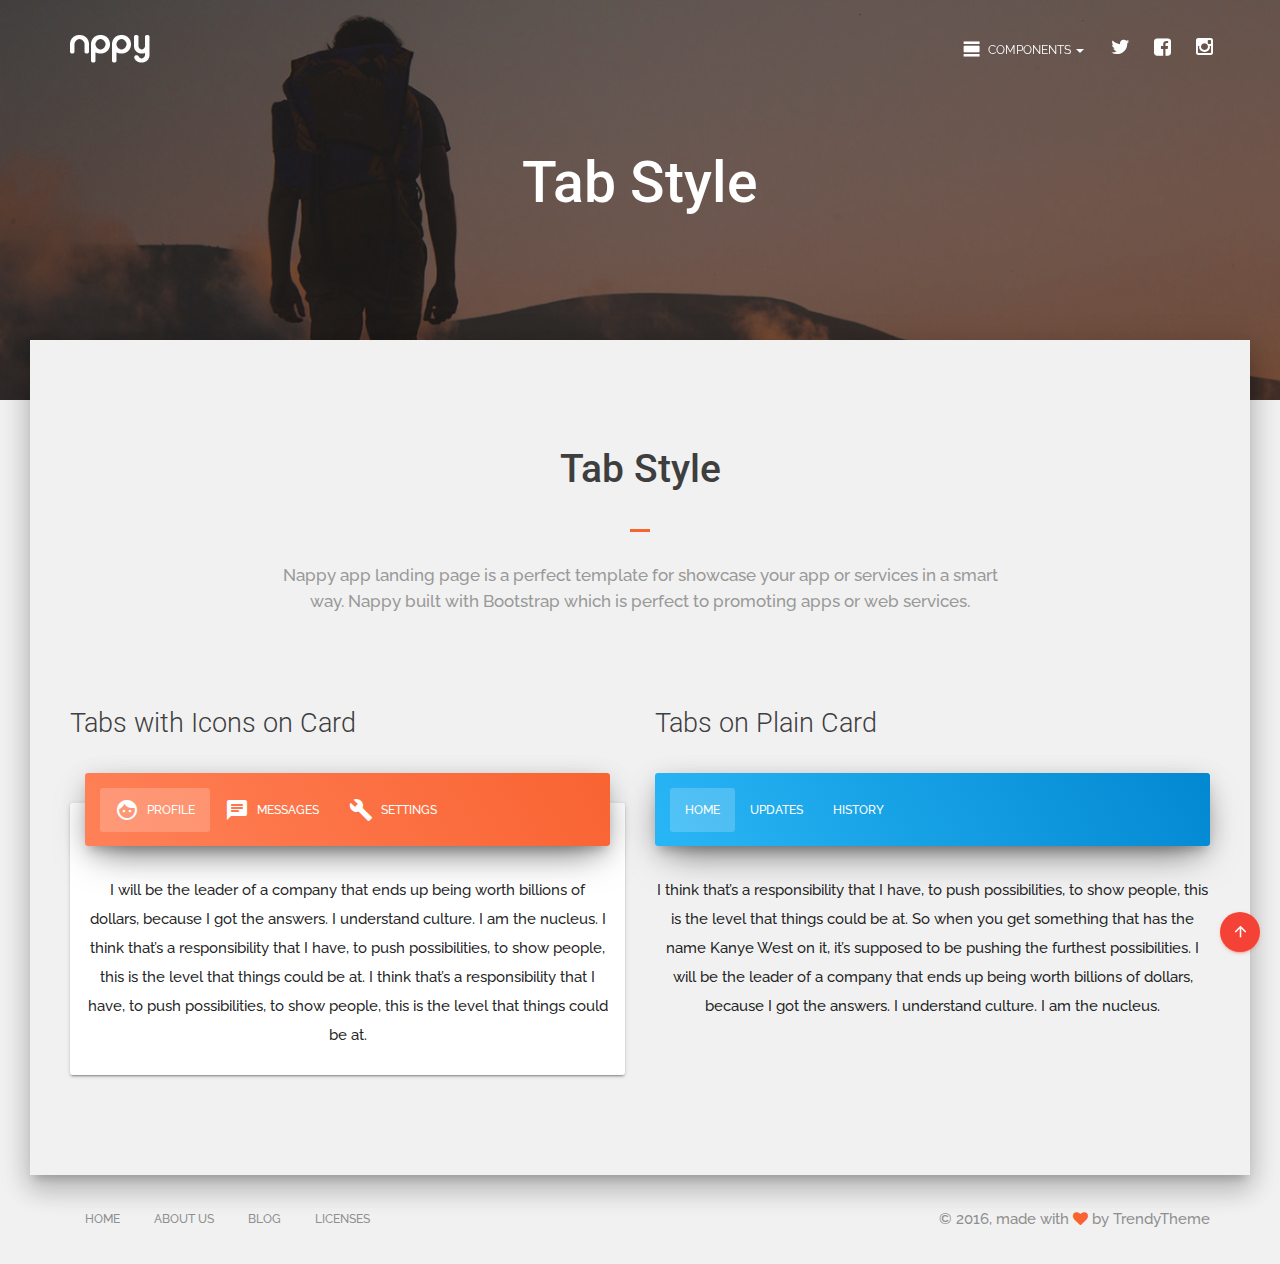
<file: shortcode-tab.html>
<!DOCTYPE html>
<html lang="en">

<!-- Mirrored from trendytheme.net/demo/nppy/shortcode-tab.html by HTTrack Website Copier/3.x [XR&CO'2010], Thu, 03 Nov 2016 11:37:02 GMT -->
<head>
    <meta charset="utf-8">
    <meta http-equiv="X-UA-Compatible" content="IE=edge">
    <meta name="viewport" content="width=device-width, initial-scale=1">
    <meta name="description" content="Nppy material design app landing page">
    <meta name="keywords" content="android, app, app landing page, product launch, product startup, material, software, technology, parallax">
    <meta name="author" content="trendytheme.net">

    <title>Nppy</title>

    <!--  favicon -->
    <link rel="shortcut icon" href="assets/img/ico/favicon.png">
    <!--  apple-touch-icon -->
    <link rel="apple-touch-icon-precomposed" sizes="144x144" href="assets/img/ico/apple-touch-icon-144-precomposed.png">
    <link rel="apple-touch-icon-precomposed" sizes="114x114" href="assets/img/ico/apple-touch-icon-114-precomposed.png">
    <link rel="apple-touch-icon-precomposed" sizes="72x72" href="assets/img/ico/apple-touch-icon-72-precomposed.png">
    <link rel="apple-touch-icon-precomposed" href="assets/img/ico/apple-touch-icon-57-precomposed.png">

	<!--  Fonts and icons -->
    <link rel="stylesheet" type="text/css" href="https://fonts.googleapis.com/css?family=Roboto:300,400,500,700" />
    <link href="https://fonts.googleapis.com/css?family=Raleway:400,400i,500,600,700" rel="stylesheet">
    <!-- FontAwesome CSS -->
    <link href="assets/fonts/font-awesome/css/font-awesome.min.css" rel="stylesheet">
    <!-- Material Icons CSS -->
    <link href="assets/fonts/iconfont/material-icons.css" rel="stylesheet">

    <!-- animate css -->
    <link href="assets/css/animate.css" rel="stylesheet">
    <!-- magnific-popup -->
    <link href="assets/magnific-popup/magnific-popup.css" rel="stylesheet">
    <!-- owl.carousel -->
    <link href="assets/owl.carousel/assets/owl.carousel.css" rel="stylesheet">
    <link href="assets/owl.carousel/assets/owl.theme.default.min.css" rel="stylesheet">
    <!-- flexslider -->
    <link href="assets/flexSlider/flexslider.css" rel="stylesheet">
    <!-- swiper -->
    <link href="assets/css/swiper.css" rel="stylesheet" />
    <!-- bootstrap -->
    <link href="assets/css/bootstrap.min.css" rel="stylesheet" />
    <!-- material-kit -->
    <link href="assets/css/material-kit.css" rel="stylesheet"/>
    <!-- main stylesheet -->
    <link href="style.css" rel="stylesheet"/>


    <!-- Choose your default colors -->
    <link rel="stylesheet" href="assets/css/colors/color1.css">
    <!-- <link rel="stylesheet" href="assets/css/colors/color2.css"> -->
    <!-- <link rel="stylesheet" href="assets/css/colors/color3.css"> -->
    <!-- <link rel="stylesheet" href="assets/css/colors/color4.css"> -->
    <!-- <link rel="stylesheet" href="assets/css/colors/color5.css"> -->
    <!-- <link rel="stylesheet" href="assets/css/colors/color6.css"> -->


    <!-- HTML5 shim and Respond.js for IE8 support of HTML5 elements and media queries -->
    <!-- WARNING: Respond.js doesn't work if you view the page via file:// -->
    <!--[if lt IE 9]>
      <script src="https://oss.maxcdn.com/html5shiv/3.7.2/html5shiv.min.js"></script>
      <script src="https://oss.maxcdn.com/respond/1.4.2/respond.min.js"></script>
    <![endif]-->
</head>

<body id="top">
    <nav class="navbar navbar-transparent navbar-fixed-top navbar-color-on-scroll">
    	<div class="container">
        	<!-- Brand and toggle get grouped for better mobile display -->
        	<div class="navbar-header">
        		<button type="button" class="navbar-toggle" data-toggle="collapse" data-target="#tt-navigation">
            		<span class="sr-only">Toggle navigation</span>
		            <span class="icon-bar"></span>
		            <span class="icon-bar"></span>
		            <span class="icon-bar"></span>
        		</button>
        		<a class="navbar-brand" href="index-2.html"><img src="assets/img/logo.png" alt="Appy Logo"></a>
        	</div><!-- /.navbar-header -->

        	<div class="collapse navbar-collapse" id="tt-navigation">
        		<ul class="nav navbar-nav navbar-right">

        			<!-- sample menu -->
    				<!-- <li><a href="#">Home</a></li> -->

    				<li class="dropdown">
						<a href="#" class="dropdown-toggle" data-toggle="dropdown">
							<i class="material-icons">view_day</i> Components
							<b class="caret"></b>
						</a>
						<ul class="dropdown-menu dropdown-with-icons">
							<li>
								<a href="shortcode-alert.html">
									<i class="material-icons">warning</i> &nbsp; Alerts
								</a>
							</li>
							<li>
								<a href="shortcode-button.html">
									<i class="material-icons">touch_app</i> &nbsp; Buttons
								</a>
							</li>
							<li>
								<a href="shortcode-form.html">
									<i class="material-icons">chrome_reader_mode</i> &nbsp; Forms
								</a>
							</li>
							<li>
								<a href="shortcode-navigation.html">
									<i class="material-icons">menu</i> &nbsp; Navigation
								</a>
							</li>
							<li>
								<a href="shortcode-gallery.html">
									<i class="material-icons">view_carousel</i> &nbsp; Gallery
								</a>
							</li>
							<li>
								<a href="shortcode-progressbar.html">
									<i class="material-icons">subject</i> &nbsp; Progressbar
								</a>
							</li>
							<li>
								<a href="shortcode-tab.html">
									<i class="material-icons">web</i> &nbsp; Tab
								</a>
							</li>
							<li>
								<a href="shortcode-tooltip.html">
									<i class="material-icons">chat</i> &nbsp; Tooltip
								</a>
							</li>
							<li>
								<a href="typography.html">
									<i class="material-icons">format_line_spacing</i> &nbsp; Typography
								</a>
							</li>

						</ul>
					</li>

					<!-- social menu -->
					<li>
						<a rel="tooltip" title="Follow us on Twitter" data-placement="bottom" href="#" target="_blank" class="btn btn-white btn-simple btn-just-icon">
							<i class="fa fa-twitter"></i>
						</a>
					</li>
					<li>
						<a rel="tooltip" title="Like us on Facebook" data-placement="bottom" href="#" target="_blank" class="btn btn-white btn-simple btn-just-icon">
							<i class="fa fa-facebook-square"></i>
						</a>
					</li>
					<li>
						<a rel="tooltip" title="Follow us on Instagram" data-placement="bottom" href="#" target="_blank" class="btn btn-white btn-simple btn-just-icon">
							<i class="fa fa-instagram"></i>
						</a>
					</li>
        		</ul><!-- /.navbar-nav -->
        	</div><!-- /.navbar-collapse -->
    	</div><!-- /.container -->
    </nav><!-- /.navbar -->

    <div class="wrapper">

    	<!-- header -->
		<div class="header tt-page-header filter dark-6" style="background-image: url('assets/img/cover.jpg');">
			<div class="container">
				<div class="row">
					<div class="col-md-6 col-md-offset-3">
						<h1 class="title text-center">Tab Style</h1>
					</div>
				</div>
			</div>
		</div>
        <!-- end header -->


		<!-- Main Content Start -->
		<div class="main main-raised">

			<div class="section-padding light-grey-bg">
		    	<div class="container">
					<div class="row margin-bottom-80 text-center">
		                <div class="col-md-8 col-md-offset-2">
		                    <h2 class="title wow fadeInUp">Tab Style</h2>
		                    <div class="section-divider"></div>
		                    <p class="description wow fadeInUp">Nappy app landing page is a perfect template for showcase your app or services in a smart way. Nappy built with Bootstrap which is perfect to promoting apps or web services.</p>
		                </div>
		            </div><!-- /.row -->

					<div class="row">
						<div class="col-md-6">
							<div class="title">
								<h3>Tabs with Icons on Card</h3>
							</div>

							<!-- Tabs with icons on Card -->
							<div class="card card-nav-tabs">
								<div class="header header-primary">
									<!-- colors: "header-primary", "header-info", "header-success", "header-warning", "header-danger" -->
									<div class="nav-tabs-navigation">
										<div class="nav-tabs-wrapper">
											<ul class="nav nav-tabs" data-tabs="tabs">
												<li class="active">
													<a href="#profile" data-toggle="tab">
														<i class="material-icons">face</i>
														Profile
													</a>
												</li>
												<li>
													<a href="#messages" data-toggle="tab">
														<i class="material-icons">chat</i>
														Messages
													</a>
												</li>
												<li>
													<a href="#settings" data-toggle="tab">
														<i class="material-icons">build</i>
														Settings
													</a>

												</li>
											</ul>
										</div>
									</div>
								</div>
								<div class="content">
									<div class="tab-content text-center">
										<div class="tab-pane active" id="profile">
											<p> I will be the leader of a company that ends up being worth billions of dollars, because I got the answers. I understand culture. I am the nucleus. I think that’s a responsibility that I have, to push possibilities, to show people, this is the level that things could be at. I think that’s a responsibility that I have, to push possibilities, to show people, this is the level that things could be at. </p>
										</div>
										<div class="tab-pane" id="messages">
											<p> I think that’s a responsibility that I have, to push possibilities, to show people, this is the level that things could be at. I will be the leader of a company that ends up being worth billions of dollars, because I got the answers. I understand culture. I am the nucleus. I think that’s a responsibility that I have, to push possibilities, to show people, this is the level that things could be at.</p>
										</div>
										<div class="tab-pane" id="settings">
											<p>I think that’s a responsibility that I have, to push possibilities, to show people, this is the level that things could be at. So when you get something that has the name Kanye West on it, it’s supposed to be pushing the furthest possibilities. I will be the leader of a company that ends up being worth billions of dollars, because I got the answers. I understand culture. I am the nucleus.</p>
										</div>
									</div>
								</div>
							</div>
							<!-- End Tabs with icons on Card -->

						</div>

						<div class="col-md-6">
							<div class="title">
								<h3>Tabs on Plain Card</h3>
							</div>

							<!-- Tabs on Plain Card -->
							<div class="card card-nav-tabs card-plain">
								<div class="header header-info">
									<!-- colors: "header-primary", "header-info", "header-success", "header-warning", "header-danger" -->
									<div class="nav-tabs-navigation">
										<div class="nav-tabs-wrapper">
											<ul class="nav nav-tabs" data-tabs="tabs">
												<li class="active"><a href="#home" data-toggle="tab">Home</a></li>
												<li><a href="#updates" data-toggle="tab">Updates</a></li>
												<li><a href="#history" data-toggle="tab">History</a></li>
											</ul>
										</div>
									</div>
								</div>
								<div class="content">
									<div class="tab-content text-center">
										<div class="tab-pane active" id="home">
											<p>I think that’s a responsibility that I have, to push possibilities, to show people, this is the level that things could be at. So when you get something that has the name Kanye West on it, it’s supposed to be pushing the furthest possibilities. I will be the leader of a company that ends up being worth billions of dollars, because I got the answers. I understand culture. I am the nucleus.</p>
										</div>
										<div class="tab-pane" id="updates">
											<p> I will be the leader of a company that ends up being worth billions of dollars, because I got the answers. I understand culture. I am the nucleus. I think that’s a responsibility that I have, to push possibilities, to show people, this is the level that things could be at. I think that’s a responsibility that I have, to push possibilities, to show people, this is the level that things could be at. </p>
										</div>
										<div class="tab-pane" id="history">
											<p> I think that’s a responsibility that I have, to push possibilities, to show people, this is the level that things could be at. I will be the leader of a company that ends up being worth billions of dollars, because I got the answers. I understand culture. I am the nucleus. I think that’s a responsibility that I have, to push possibilities, to show people, this is the level that things could be at.</p>
										</div>
									</div>
								</div>
							</div>
							<!-- End Tabs on plain Card -->
						</div>

					</div><!-- /.row -->

		    	</div><!-- /.container -->
		    </div>
		</div>
		<!-- End Main Content -->


	    <footer class="footer">
	        <div class="container">
	            <nav class="pull-left">
	                <ul>
	                    <li>
	                        <a href="#">Home</a>
	                    </li>
						<li>
	                        <a href="#">About Us</a>
	                    </li>
	                    <li>
	                        <a href="#">Blog</a>
	                    </li>
	                    <li>
	                        <a href="#">Licenses</a>
	                    </li>
	                </ul>
	            </nav>
	            <div class="copyright pull-right">
	                &copy; 2016, made with <span class="primary-color"><i class="fa fa-heart heart"></i></span> by TrendyTheme
	            </div>
	        </div>
	    </footer>


        <div id="backTop">
			<a href="#top" class="btn btn-danger btn-fab btn-fab-mini btn-round page-scroll"><i class="material-icons">&#xE5D8;</i></a>
        </div> 

	</div><!-- /.wrapper -->



     <!--  preloader start -->
    <div id="tt-preloader">
        <div class="tt-preloader-wave"></div>
    </div>
    <!-- preloader end -->


	<!--   Core JS Files   -->
	<script src="assets/js/jquery.min.js"></script>
	<script src="assets/js/bootstrap.min.js"></script>
	<script src="assets/js/material.min.js"></script>
	<script src="assets/js/jquery.easing.min.js"></script>
	<script src="assets/js/smoothscroll.min.js"></script>
    <script src="assets/js/jquery.stellar.min.js"></script>
    <script src="assets/js/imagesloaded.js"></script>
    <script src="assets/js/jquery.countTo.min.js"></script>
    <script src="assets/js/jquery.inview.min.js"></script>
	<script src="assets/owl.carousel/owl.carousel.min.js"></script>
	<script src="assets/flexSlider/jquery.flexslider-min.js"></script>
	<script src="assets/js/swiper.jquery.min.js"></script>
	<script src="assets/js/wow.min.js"></script>
	<script src="assets/magnific-popup/jquery.magnific-popup.min.js"></script>
	<script src="assets/js/material-kit.js"></script>
	<script src="assets/js/scripts.js"></script>
</body>


<!-- Mirrored from trendytheme.net/demo/nppy/shortcode-tab.html by HTTrack Website Copier/3.x [XR&CO'2010], Thu, 03 Nov 2016 11:37:02 GMT -->
</html>
</file>
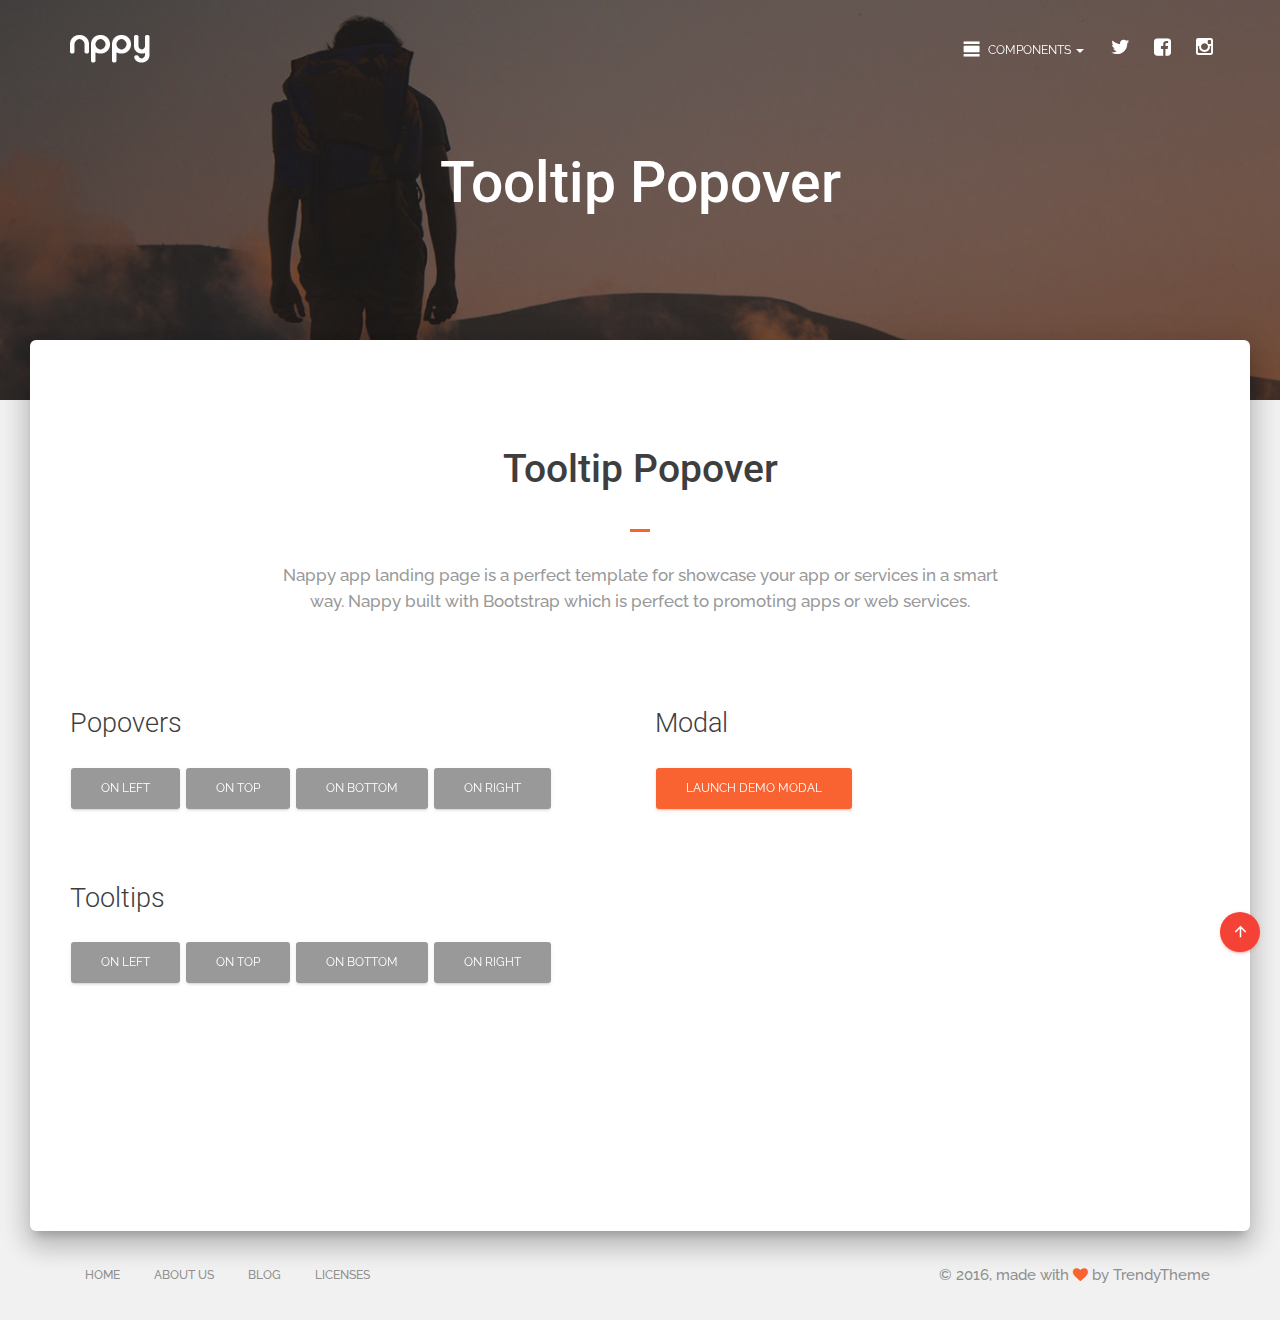
<file: shortcode-tooltip.html>
<!DOCTYPE html>
<html lang="en">

<!-- Mirrored from trendytheme.net/demo/nppy/shortcode-tooltip.html by HTTrack Website Copier/3.x [XR&CO'2010], Thu, 03 Nov 2016 11:37:02 GMT -->
<head>
    <meta charset="utf-8">
    <meta http-equiv="X-UA-Compatible" content="IE=edge">
    <meta name="viewport" content="width=device-width, initial-scale=1">
    <meta name="description" content="Nppy material design app landing page">
    <meta name="keywords" content="android, app, app landing page, product launch, product startup, material, software, technology, parallax">
    <meta name="author" content="trendytheme.net">

    <title>Nppy</title>

    <!--  favicon -->
    <link rel="shortcut icon" href="assets/img/ico/favicon.png">
    <!--  apple-touch-icon -->
    <link rel="apple-touch-icon-precomposed" sizes="144x144" href="assets/img/ico/apple-touch-icon-144-precomposed.png">
    <link rel="apple-touch-icon-precomposed" sizes="114x114" href="assets/img/ico/apple-touch-icon-114-precomposed.png">
    <link rel="apple-touch-icon-precomposed" sizes="72x72" href="assets/img/ico/apple-touch-icon-72-precomposed.png">
    <link rel="apple-touch-icon-precomposed" href="assets/img/ico/apple-touch-icon-57-precomposed.png">

	<!--  Fonts and icons -->
    <link rel="stylesheet" type="text/css" href="https://fonts.googleapis.com/css?family=Roboto:300,400,500,700" />
    <link href="https://fonts.googleapis.com/css?family=Raleway:400,400i,500,600,700" rel="stylesheet">
    <!-- FontAwesome CSS -->
    <link href="assets/fonts/font-awesome/css/font-awesome.min.css" rel="stylesheet">
    <!-- Material Icons CSS -->
    <link href="assets/fonts/iconfont/material-icons.css" rel="stylesheet">

    <!-- animate css -->
    <link href="assets/css/animate.css" rel="stylesheet">
    <!-- magnific-popup -->
    <link href="assets/magnific-popup/magnific-popup.css" rel="stylesheet">
    <!-- owl.carousel -->
    <link href="assets/owl.carousel/assets/owl.carousel.css" rel="stylesheet">
    <link href="assets/owl.carousel/assets/owl.theme.default.min.css" rel="stylesheet">
    <!-- flexslider -->
    <link href="assets/flexSlider/flexslider.css" rel="stylesheet">
    <!-- swiper -->
    <link href="assets/css/swiper.css" rel="stylesheet" />
    <!-- bootstrap -->
    <link href="assets/css/bootstrap.min.css" rel="stylesheet" />
    <!-- material-kit -->
    <link href="assets/css/material-kit.css" rel="stylesheet"/>
    <!-- main stylesheet -->
    <link href="style.css" rel="stylesheet"/>


    <!-- Choose your default colors -->
    <link rel="stylesheet" href="assets/css/colors/color1.css">
    <!-- <link rel="stylesheet" href="assets/css/colors/color2.css"> -->
    <!-- <link rel="stylesheet" href="assets/css/colors/color3.css"> -->
    <!-- <link rel="stylesheet" href="assets/css/colors/color4.css"> -->
    <!-- <link rel="stylesheet" href="assets/css/colors/color5.css"> -->
    <!-- <link rel="stylesheet" href="assets/css/colors/color6.css"> -->


    <!-- HTML5 shim and Respond.js for IE8 support of HTML5 elements and media queries -->
    <!-- WARNING: Respond.js doesn't work if you view the page via file:// -->
    <!--[if lt IE 9]>
      <script src="https://oss.maxcdn.com/html5shiv/3.7.2/html5shiv.min.js"></script>
      <script src="https://oss.maxcdn.com/respond/1.4.2/respond.min.js"></script>
    <![endif]-->
</head>

<body id="top">
    <nav class="navbar navbar-transparent navbar-fixed-top navbar-color-on-scroll">
    	<div class="container">
        	<!-- Brand and toggle get grouped for better mobile display -->
        	<div class="navbar-header">
        		<button type="button" class="navbar-toggle" data-toggle="collapse" data-target="#tt-navigation">
            		<span class="sr-only">Toggle navigation</span>
		            <span class="icon-bar"></span>
		            <span class="icon-bar"></span>
		            <span class="icon-bar"></span>
        		</button>
        		<a class="navbar-brand" href="index-2.html"><img src="assets/img/logo.png" alt="Appy Logo"></a>
        	</div><!-- /.navbar-header -->

        	<div class="collapse navbar-collapse" id="tt-navigation">
        		<ul class="nav navbar-nav navbar-right">

        			<!-- sample menu -->
    				<!-- <li><a href="#">Home</a></li> -->

    				<li class="dropdown">
						<a href="#" class="dropdown-toggle" data-toggle="dropdown">
							<i class="material-icons">view_day</i> Components
							<b class="caret"></b>
						</a>
						<ul class="dropdown-menu dropdown-with-icons">
							<li>
								<a href="shortcode-alert.html">
									<i class="material-icons">warning</i> &nbsp; Alerts
								</a>
							</li>
							<li>
								<a href="shortcode-button.html">
									<i class="material-icons">touch_app</i> &nbsp; Buttons
								</a>
							</li>
							<li>
								<a href="shortcode-form.html">
									<i class="material-icons">chrome_reader_mode</i> &nbsp; Forms
								</a>
							</li>
							<li>
								<a href="shortcode-navigation.html">
									<i class="material-icons">menu</i> &nbsp; Navigation
								</a>
							</li>
							<li>
								<a href="shortcode-gallery.html">
									<i class="material-icons">view_carousel</i> &nbsp; Gallery
								</a>
							</li>
							<li>
								<a href="shortcode-progressbar.html">
									<i class="material-icons">subject</i> &nbsp; Progressbar
								</a>
							</li>
							<li>
								<a href="shortcode-tab.html">
									<i class="material-icons">web</i> &nbsp; Tab
								</a>
							</li>
							<li>
								<a href="shortcode-tooltip.html">
									<i class="material-icons">chat</i> &nbsp; Tooltip
								</a>
							</li>
							<li>
								<a href="typography.html">
									<i class="material-icons">format_line_spacing</i> &nbsp; Typography
								</a>
							</li>

						</ul>
					</li>

					<!-- social menu -->
					<li>
						<a rel="tooltip" title="Follow us on Twitter" data-placement="bottom" href="#" target="_blank" class="btn btn-white btn-simple btn-just-icon">
							<i class="fa fa-twitter"></i>
						</a>
					</li>
					<li>
						<a rel="tooltip" title="Like us on Facebook" data-placement="bottom" href="#" target="_blank" class="btn btn-white btn-simple btn-just-icon">
							<i class="fa fa-facebook-square"></i>
						</a>
					</li>
					<li>
						<a rel="tooltip" title="Follow us on Instagram" data-placement="bottom" href="#" target="_blank" class="btn btn-white btn-simple btn-just-icon">
							<i class="fa fa-instagram"></i>
						</a>
					</li>
        		</ul><!-- /.navbar-nav -->
        	</div><!-- /.navbar-collapse -->
    	</div><!-- /.container -->
    </nav><!-- /.navbar -->

    <div class="wrapper">

    	<!-- header -->
		<div class="header tt-page-header filter dark-6" style="background-image: url('assets/img/cover.jpg');">
			<div class="container">
				<div class="row">
					<div class="col-md-6 col-md-offset-3">
						<h1 class="title text-center">Tooltip Popover</h1>
					</div>
				</div>
			</div>
		</div>
        <!-- end header -->


		<!-- Main Content Start -->
		<div class="main main-raised">

			<div class="section-padding">
		    	<div class="container margin-bottom-80">
					<div class="row margin-bottom-80 text-center">
		                <div class="col-md-8 col-md-offset-2">
		                    <h2 class="title wow fadeInUp">Tooltip Popover</h2>
		                    <div class="section-divider"></div>
		                    <p class="description wow fadeInUp">Nappy app landing page is a perfect template for showcase your app or services in a smart way. Nappy built with Bootstrap which is perfect to promoting apps or web services.</p>
		                </div>
		            </div><!-- /.row -->
			
		            <div class="row" id="modals">

		                <div class="col-md-6">
							<div class="title">
		                        <h3>Popovers</h3>
		                    </div>

		                    <button type="button" class="btn btn-default" data-toggle="popover" data-placement="left" title="Popover on left" data-content="Here will be some very useful information about his popover.<br> Here will be some very useful information about his popover." data-container="body">On left</button>

							<button type="button" class="btn btn-default" data-toggle="popover" data-placement="top" title="Popover on top" data-content="Here will be some very useful information about his popover." data-container="body">On top</button>

							<button type="button" class="btn btn-default" data-toggle="popover" data-placement="bottom" title="Popover on bottom" data-content="Here will be some very useful information about his popover." data-container="body">On bottom</button>

		                    <button type="button" class="btn btn-default" data-toggle="popover" data-placement="right" title="Popover on right" data-content="Here will be some very useful information about his popover." data-container="body">On right</button>


							<div class="margin-bottom-60"></div>

							
							<div class="title">
								<h3>Tooltips</h3>
							</div>

							<button type="button" class="btn btn-default btn-tooltip" data-toggle="tooltip" data-placement="left" title="Tooltip on left" data-container="body">On left</button>

							<button type="button" class="btn btn-default btn-tooltip" data-toggle="tooltip" data-placement="top" title="Tooltip on top" data-container="body">On top</button>

							<button type="button" class="btn btn-default btn-tooltip" data-toggle="tooltip" data-placement="bottom" title="Tooltip on bottom" data-container="body">On bottom</button>

							<button type="button" class="btn btn-default btn-tooltip" data-toggle="tooltip" data-placement="right" title="Tooltip on right" data-container="body">On right</button>

			                <div class="clearfix"></div><br><br>
		                </div>

		                <div class="col-md-6">
		                    <div class="title">
		                        <h3>Modal</h3>
		                    </div>

		                    <button class="btn btn-primary" data-toggle="modal" data-target="#myModal">
		                      Launch demo modal
		                    </button>
		                </div>

					</div>
		    	</div><!-- /.container -->
		    </div>
		</div>
		<!-- End Main Content -->


	    <footer class="footer">
	        <div class="container">
	            <nav class="pull-left">
	                <ul>
	                    <li>
	                        <a href="#">Home</a>
	                    </li>
						<li>
	                        <a href="#">About Us</a>
	                    </li>
	                    <li>
	                        <a href="#">Blog</a>
	                    </li>
	                    <li>
	                        <a href="#">Licenses</a>
	                    </li>
	                </ul>
	            </nav>
	            <div class="copyright pull-right">
	                &copy; 2016, made with <span class="primary-color"><i class="fa fa-heart heart"></i></span> by TrendyTheme
	            </div>
	        </div>
	    </footer>


        <div id="backTop">
			<a href="#top" class="btn btn-danger btn-fab btn-fab-mini btn-round page-scroll"><i class="material-icons">&#xE5D8;</i></a>
        </div> 

	</div><!-- /.wrapper -->



	<!-- Sart Modal -->
	<div class="modal fade" id="myModal" tabindex="-1" role="dialog" aria-labelledby="myModalLabel" aria-hidden="true">
		<div class="modal-dialog">
			<div class="modal-content">
				<div class="modal-header">
					<button type="button" class="close" data-dismiss="modal" aria-hidden="true">
						<i class="material-icons">clear</i>
					</button>
					<h4 class="modal-title">Modal title</h4>
				</div>
				<div class="modal-body">
					<p>Far far away, behind the word mountains, far from the countries Vokalia and Consonantia, there live the blind texts. Separated they live in Bookmarksgrove right at the coast of the Semantics, a large language ocean. A small river named Duden flows by their place and supplies it with the necessary regelialia. It is a paradisematic country, in which roasted parts of sentences fly into your mouth. Even the all-powerful Pointing has no control about the blind texts it is an almost unorthographic life One day however a small line of blind text by the name of Lorem Ipsum decided to leave for the far World of Grammar.
					</p>
				</div>
				<div class="modal-footer">
					<button type="button" class="btn btn-default btn-simple">Nice Button</button>
					<button type="button" class="btn btn-danger btn-simple" data-dismiss="modal">Close</button>
				</div>
			</div>
		</div>
	</div>
	<!--  End Modal -->


     <!--  preloader start -->
    <div id="tt-preloader">
        <div class="tt-preloader-wave"></div>
    </div>
    <!-- preloader end -->


	<!--   Core JS Files   -->
	<script src="assets/js/jquery.min.js"></script>
	<script src="assets/js/bootstrap.min.js"></script>
	<script src="assets/js/material.min.js"></script>
	<script src="assets/js/jquery.easing.min.js"></script>
	<script src="assets/js/smoothscroll.min.js"></script>
    <script src="assets/js/jquery.stellar.min.js"></script>
    <script src="assets/js/imagesloaded.js"></script>
    <script src="assets/js/jquery.countTo.min.js"></script>
    <script src="assets/js/jquery.inview.min.js"></script>
	<script src="assets/owl.carousel/owl.carousel.min.js"></script>
	<script src="assets/flexSlider/jquery.flexslider-min.js"></script>
	<script src="assets/js/swiper.jquery.min.js"></script>
	<script src="assets/js/wow.min.js"></script>
	<script src="assets/magnific-popup/jquery.magnific-popup.min.js"></script>
	<script src="assets/js/material-kit.js"></script>
	<script src="assets/js/scripts.js"></script>
</body>


<!-- Mirrored from trendytheme.net/demo/nppy/shortcode-tooltip.html by HTTrack Website Copier/3.x [XR&CO'2010], Thu, 03 Nov 2016 11:37:02 GMT -->
</html>
</file>
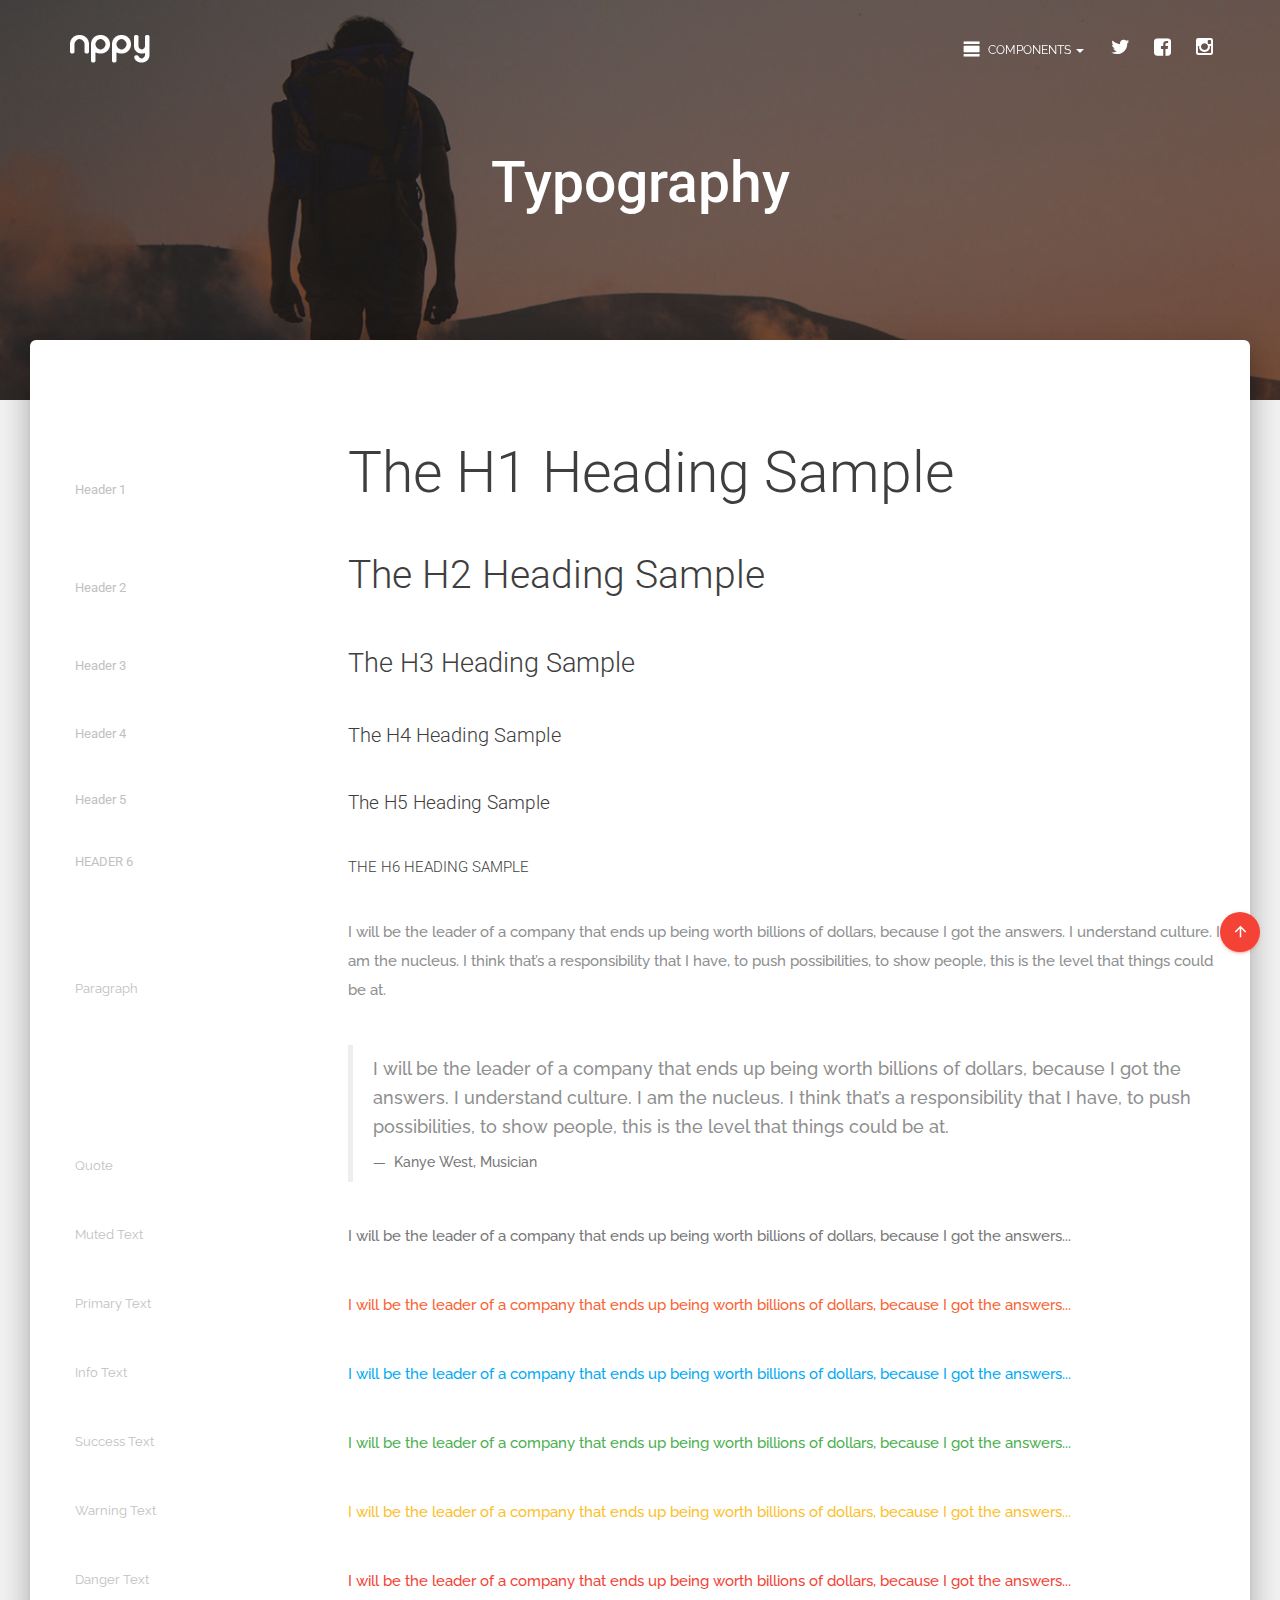
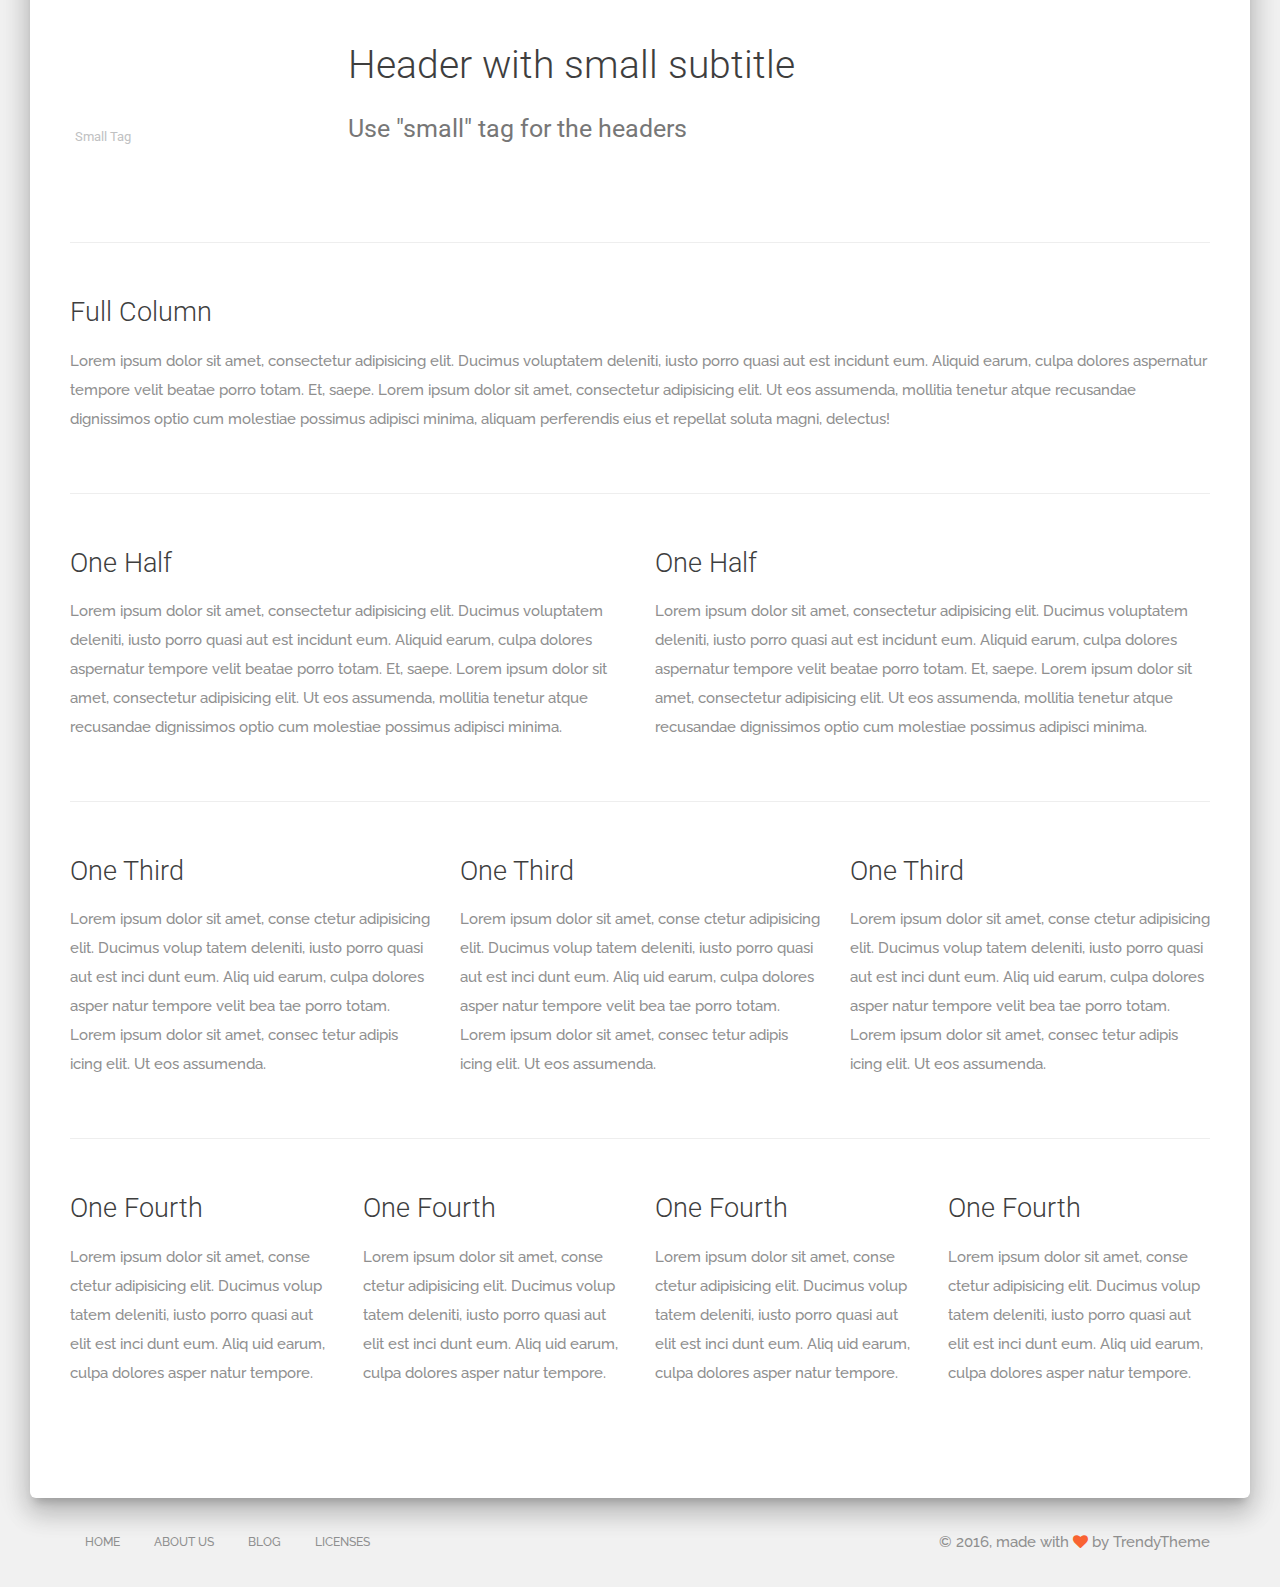
<file: typography.html>
<!DOCTYPE html>
<html lang="en">

<!-- Mirrored from trendytheme.net/demo/nppy/typography.html by HTTrack Website Copier/3.x [XR&CO'2010], Thu, 03 Nov 2016 11:37:02 GMT -->
<head>
    <meta charset="utf-8">
    <meta http-equiv="X-UA-Compatible" content="IE=edge">
    <meta name="viewport" content="width=device-width, initial-scale=1">
    <meta name="description" content="Nppy material design app landing page">
    <meta name="keywords" content="android, app, app landing page, product launch, product startup, material, software, technology, parallax">
    <meta name="author" content="trendytheme.net">

    <title>Nppy</title>

    <!--  favicon -->
    <link rel="shortcut icon" href="assets/img/ico/favicon.png">
    <!--  apple-touch-icon -->
    <link rel="apple-touch-icon-precomposed" sizes="144x144" href="assets/img/ico/apple-touch-icon-144-precomposed.png">
    <link rel="apple-touch-icon-precomposed" sizes="114x114" href="assets/img/ico/apple-touch-icon-114-precomposed.png">
    <link rel="apple-touch-icon-precomposed" sizes="72x72" href="assets/img/ico/apple-touch-icon-72-precomposed.png">
    <link rel="apple-touch-icon-precomposed" href="assets/img/ico/apple-touch-icon-57-precomposed.png">

	<!--  Fonts and icons -->
    <link rel="stylesheet" type="text/css" href="https://fonts.googleapis.com/css?family=Roboto:300,400,500,700" />
    <link href="https://fonts.googleapis.com/css?family=Raleway:400,400i,500,600,700" rel="stylesheet">
    <!-- FontAwesome CSS -->
    <link href="assets/fonts/font-awesome/css/font-awesome.min.css" rel="stylesheet">
    <!-- Material Icons CSS -->
    <link href="assets/fonts/iconfont/material-icons.css" rel="stylesheet">

    <!-- animate css -->
    <link href="assets/css/animate.css" rel="stylesheet">
    <!-- magnific-popup -->
    <link href="assets/magnific-popup/magnific-popup.css" rel="stylesheet">
    <!-- owl.carousel -->
    <link href="assets/owl.carousel/assets/owl.carousel.css" rel="stylesheet">
    <link href="assets/owl.carousel/assets/owl.theme.default.min.css" rel="stylesheet">
    <!-- flexslider -->
    <link href="assets/flexSlider/flexslider.css" rel="stylesheet">
    <!-- swiper -->
    <link href="assets/css/swiper.css" rel="stylesheet" />
    <!-- bootstrap -->
    <link href="assets/css/bootstrap.min.css" rel="stylesheet" />
    <!-- material-kit -->
    <link href="assets/css/material-kit.css" rel="stylesheet"/>
    <!-- main stylesheet -->
    <link href="style.css" rel="stylesheet"/>


    <!-- Choose your default colors -->
    <link rel="stylesheet" href="assets/css/colors/color1.css">
    <!-- <link rel="stylesheet" href="assets/css/colors/color2.css"> -->
    <!-- <link rel="stylesheet" href="assets/css/colors/color3.css"> -->
    <!-- <link rel="stylesheet" href="assets/css/colors/color4.css"> -->
    <!-- <link rel="stylesheet" href="assets/css/colors/color5.css"> -->
    <!-- <link rel="stylesheet" href="assets/css/colors/color6.css"> -->


    <!-- HTML5 shim and Respond.js for IE8 support of HTML5 elements and media queries -->
    <!-- WARNING: Respond.js doesn't work if you view the page via file:// -->
    <!--[if lt IE 9]>
      <script src="https://oss.maxcdn.com/html5shiv/3.7.2/html5shiv.min.js"></script>
      <script src="https://oss.maxcdn.com/respond/1.4.2/respond.min.js"></script>
    <![endif]-->
</head>

<body id="top">
    <nav class="navbar navbar-transparent navbar-fixed-top navbar-color-on-scroll">
    	<div class="container">
        	<!-- Brand and toggle get grouped for better mobile display -->
        	<div class="navbar-header">
        		<button type="button" class="navbar-toggle" data-toggle="collapse" data-target="#tt-navigation">
            		<span class="sr-only">Toggle navigation</span>
		            <span class="icon-bar"></span>
		            <span class="icon-bar"></span>
		            <span class="icon-bar"></span>
        		</button>
        		<a class="navbar-brand" href="index-2.html"><img src="assets/img/logo.png" alt="Appy Logo"></a>
        	</div><!-- /.navbar-header -->

        	<div class="collapse navbar-collapse" id="tt-navigation">
        		<ul class="nav navbar-nav navbar-right">

        			<!-- sample menu -->
    				<!-- <li><a href="#">Home</a></li> -->

    				<li class="dropdown">
						<a href="#" class="dropdown-toggle" data-toggle="dropdown">
							<i class="material-icons">view_day</i> Components
							<b class="caret"></b>
						</a>
						<ul class="dropdown-menu dropdown-with-icons">
							<li>
								<a href="shortcode-alert.html">
									<i class="material-icons">warning</i> &nbsp; Alerts
								</a>
							</li>
							<li>
								<a href="shortcode-button.html">
									<i class="material-icons">touch_app</i> &nbsp; Buttons
								</a>
							</li>
							<li>
								<a href="shortcode-form.html">
									<i class="material-icons">chrome_reader_mode</i> &nbsp; Forms
								</a>
							</li>
							<li>
								<a href="shortcode-navigation.html">
									<i class="material-icons">menu</i> &nbsp; Navigation
								</a>
							</li>
							<li>
								<a href="shortcode-gallery.html">
									<i class="material-icons">view_carousel</i> &nbsp; Gallery
								</a>
							</li>
							<li>
								<a href="shortcode-progressbar.html">
									<i class="material-icons">subject</i> &nbsp; Progressbar
								</a>
							</li>
							<li>
								<a href="shortcode-tab.html">
									<i class="material-icons">web</i> &nbsp; Tab
								</a>
							</li>
							<li>
								<a href="shortcode-tooltip.html">
									<i class="material-icons">chat</i> &nbsp; Tooltip
								</a>
							</li>
							<li>
								<a href="typography.html">
									<i class="material-icons">format_line_spacing</i> &nbsp; Typography
								</a>
							</li>

						</ul>
					</li>

					<!-- social menu -->
					<li>
						<a rel="tooltip" title="Follow us on Twitter" data-placement="bottom" href="#" target="_blank" class="btn btn-white btn-simple btn-just-icon">
							<i class="fa fa-twitter"></i>
						</a>
					</li>
					<li>
						<a rel="tooltip" title="Like us on Facebook" data-placement="bottom" href="#" target="_blank" class="btn btn-white btn-simple btn-just-icon">
							<i class="fa fa-facebook-square"></i>
						</a>
					</li>
					<li>
						<a rel="tooltip" title="Follow us on Instagram" data-placement="bottom" href="#" target="_blank" class="btn btn-white btn-simple btn-just-icon">
							<i class="fa fa-instagram"></i>
						</a>
					</li>
        		</ul><!-- /.navbar-nav -->
        	</div><!-- /.navbar-collapse -->
    	</div><!-- /.container -->
    </nav><!-- /.navbar -->

    <div class="wrapper">

    	<!-- header -->
		<div class="header tt-page-header filter dark-6" style="background-image: url('assets/img/cover.jpg');">
			<div class="container">
				<div class="row">
					<div class="col-md-6 col-md-offset-3">
						<h1 class="title text-center">Typography</h1>
					</div>
				</div>
			</div>
		</div>
        <!-- end header -->


		<!-- Main Content Start -->
		<div class="main main-raised">

		    <div class="section-padding">
		        <div class="container">
		            <div id="typography">
		                <div class="row">
		                    <div class="tt-typo">
		                        <h1><span class="tt-note">Header 1</span>The H1 Heading Sample </h1>
		                    </div>
		                    <div class="tt-typo">
		                        <h2><span class="tt-note">Header 2</span>The H2 Heading Sample</h2>
		                    </div>
		                    <div class="tt-typo">
		                        <h3><span class="tt-note">Header 3</span>The H3 Heading Sample</h3>
		                    </div>
		                    <div class="tt-typo">
		                        <h4><span class="tt-note">Header 4</span>The H4 Heading Sample</h4>
		                    </div>
		                    <div class="tt-typo">
		                        <h5><span class="tt-note">Header 5</span>The H5 Heading Sample</h5>
		                    </div>
		                     <div class="tt-typo">
		                        <h6><span class="tt-note">Header 6</span>The H6 Heading Sample</h6>
		                    </div>
		                    <div class="tt-typo">
		                        <p><span class="tt-note">Paragraph</span>
		                            I will be the leader of a company that ends up being worth billions of dollars, because I got the answers. I understand culture. I am the nucleus. I think that’s a responsibility that I have, to push possibilities, to show people, this is the level that things could be at.</p>
		                    </div>
		                    <div class="tt-typo">
		                        <span class="tt-note">Quote</span>
		                        <blockquote>
		                         <p>
		                         I will be the leader of a company that ends up being worth billions of dollars, because I got the answers. I understand culture. I am the nucleus. I think that’s a responsibility that I have, to push possibilities, to show people, this is the level that things could be at.
		                         </p>
		                         <small>
		                         Kanye West, Musician
		                         </small>
		                        </blockquote>
		                    </div>

		                    <div class="tt-typo">
		                        <span class="tt-note">Muted Text</span>
		                        <p class="text-muted">
		                        I will be the leader of a company that ends up being worth billions of dollars, because I got the answers...
							    </p>
		                    </div>
		                    <div class="tt-typo">
		                        <span class="tt-note">Primary Text</span>
		                        <p class="text-primary">
		                        I will be the leader of a company that ends up being worth billions of dollars, because I got the answers...                        </p>
		                    </div>
		                    <div class="tt-typo">
		                        <span class="tt-note">Info Text</span>
		                        <p class="text-info">
		                        I will be the leader of a company that ends up being worth billions of dollars, because I got the answers...                        </p>
		                    </div>
		                    <div class="tt-typo">
		                        <span class="tt-note">Success Text</span>
		                        <p class="text-success">
		                        I will be the leader of a company that ends up being worth billions of dollars, because I got the answers...                        </p>
		                    </div>
		                    <div class="tt-typo">
		                        <span class="tt-note">Warning Text</span>
		                        <p class="text-warning">
		                        I will be the leader of a company that ends up being worth billions of dollars, because I got the answers...
		                        </p>
		                    </div>
		                    <div class="tt-typo">
		                        <span class="tt-note">Danger Text</span>
		                        <p class="text-danger">
		                        I will be the leader of a company that ends up being worth billions of dollars, because I got the answers...                        </p>
		                    </div>
		                    <div class="tt-typo">
		                        <h2><span class="tt-note">Small Tag</span>
									Header with small subtitle <br>
									<small>Use "small" tag for the headers</small>
								</h2>
		                    </div>
		                </div>
		            </div>

				  <br>
	              <hr>
	              <br>

	              <h3>Full Column</h3>
	              <p>Lorem ipsum dolor sit amet, consectetur adipisicing elit. Ducimus voluptatem deleniti, iusto porro quasi aut est incidunt eum. Aliquid earum, culpa dolores aspernatur tempore velit beatae porro totam. Et, saepe. Lorem ipsum dolor sit amet, consectetur adipisicing elit. Ut eos assumenda, mollitia tenetur atque recusandae dignissimos optio cum molestiae possimus adipisci minima, aliquam perferendis eius et repellat soluta magni, delectus!</p>

				  <br>
	              <hr>
	              <br>

	              <div class="row "> 
	                <div class="col-sm-6">
	                  <h3>One Half</h3>
	                  <p>Lorem ipsum dolor sit amet, consectetur adipisicing elit. Ducimus voluptatem deleniti, iusto porro quasi aut est incidunt eum. Aliquid earum, culpa dolores aspernatur tempore velit beatae porro totam. Et, saepe. Lorem ipsum dolor sit amet, consectetur adipisicing elit. Ut eos assumenda, mollitia tenetur atque recusandae dignissimos optio cum molestiae possimus adipisci minima.</p>
	                </div>

	                <div class="col-sm-6">
	                  <h3>One Half</h3>
	                  <p>Lorem ipsum dolor sit amet, consectetur adipisicing elit. Ducimus voluptatem deleniti, iusto porro quasi aut est incidunt eum. Aliquid earum, culpa dolores aspernatur tempore velit beatae porro totam. Et, saepe. Lorem ipsum dolor sit amet, consectetur adipisicing elit. Ut eos assumenda, mollitia tenetur atque recusandae dignissimos optio cum molestiae possimus adipisci minima.</p>
	                </div>
	              </div><!-- /.row -->

				  <br>
	              <hr>
	              <br>

	              <div class="row "> 
	                <div class="col-sm-4">
	                  <h3>One Third</h3>
	                  <p>Lorem ipsum dolor sit amet, conse ctetur adipisicing elit. Ducimus volup tatem deleniti, iusto porro quasi aut est inci dunt eum. Aliq uid earum, culpa dolores asper natur tempore velit bea tae porro totam. Lorem ipsum dolor sit amet, consec tetur adipis icing elit. Ut eos assumenda.</p>
	                </div> 
	                <div class="col-sm-4">
	                  <h3>One Third</h3>
	                  <p>Lorem ipsum dolor sit amet, conse ctetur adipisicing elit. Ducimus volup tatem deleniti, iusto porro quasi aut est inci dunt eum. Aliq uid earum, culpa dolores asper natur tempore velit bea tae porro totam. Lorem ipsum dolor sit amet, consec tetur adipis icing elit. Ut eos assumenda.</p>
	                </div> 
	                <div class="col-sm-4">
	                  <h3>One Third</h3>
	                  <p>Lorem ipsum dolor sit amet, conse ctetur adipisicing elit. Ducimus volup tatem deleniti, iusto porro quasi aut est inci dunt eum. Aliq uid earum, culpa dolores asper natur tempore velit bea tae porro totam. Lorem ipsum dolor sit amet, consec tetur adipis icing elit. Ut eos assumenda.</p>
	                </div>
	              </div><!-- /.row -->

				  <br>
	              <hr>
	              <br>
	              
	              <div class="row "> 
	                <div class="col-sm-3">
	                  <h3>One Fourth</h3>
	                  <p>Lorem ipsum dolor sit amet, conse ctetur adipisicing elit. Ducimus volup tatem deleniti, iusto porro quasi aut elit est inci dunt eum. Aliq uid earum, culpa dolores asper natur tempore.</p>
	                </div> 
	                <div class="col-sm-3">
	                  <h3>One Fourth</h3>
	                  <p>Lorem ipsum dolor sit amet, conse ctetur adipisicing elit. Ducimus volup tatem deleniti, iusto porro quasi aut elit est inci dunt eum. Aliq uid earum, culpa dolores asper natur tempore.</p>
	                </div> 
	                <div class="col-sm-3">
	                  <h3>One Fourth</h3>
	                  <p>Lorem ipsum dolor sit amet, conse ctetur adipisicing elit. Ducimus volup tatem deleniti, iusto porro quasi aut elit est inci dunt eum. Aliq uid earum, culpa dolores asper natur tempore.</p>
	                </div> 
	                <div class="col-sm-3">
	                  <h3>One Fourth</h3>
	                  <p>Lorem ipsum dolor sit amet, conse ctetur adipisicing elit. Ducimus volup tatem deleniti, iusto porro quasi aut elit est inci dunt eum. Aliq uid earum, culpa dolores asper natur tempore.</p>
	                </div> 
	              </div><!-- /.row -->

		        </div><!-- /.container -->
		    </div>

		</div>
		<!-- End Main Content -->


	    <footer class="footer">
	        <div class="container">
	            <nav class="pull-left">
	                <ul>
	                    <li>
	                        <a href="#">Home</a>
	                    </li>
						<li>
	                        <a href="#">About Us</a>
	                    </li>
	                    <li>
	                        <a href="#">Blog</a>
	                    </li>
	                    <li>
	                        <a href="#">Licenses</a>
	                    </li>
	                </ul>
	            </nav>
	            <div class="copyright pull-right">
	                &copy; 2016, made with <span class="primary-color"><i class="fa fa-heart heart"></i></span> by TrendyTheme
	            </div>
	        </div>
	    </footer>


        <div id="backTop">
			<a href="#top" class="btn btn-danger btn-fab btn-fab-mini btn-round page-scroll"><i class="material-icons">&#xE5D8;</i></a>
        </div> 

	</div><!-- /.wrapper -->


     <!--  preloader start -->
    <div id="tt-preloader">
        <div class="tt-preloader-wave"></div>
    </div>
    <!-- preloader end -->


	<!--   Core JS Files   -->
	<script src="assets/js/jquery.min.js"></script>
	<script src="assets/js/bootstrap.min.js"></script>
	<script src="assets/js/material.min.js"></script>
	<script src="assets/js/jquery.easing.min.js"></script>
	<script src="assets/js/smoothscroll.min.js"></script>
    <script src="assets/js/jquery.stellar.min.js"></script>
    <script src="assets/js/imagesloaded.js"></script>
    <script src="assets/js/jquery.countTo.min.js"></script>
    <script src="assets/js/jquery.inview.min.js"></script>
	<script src="assets/owl.carousel/owl.carousel.min.js"></script>
	<script src="assets/flexSlider/jquery.flexslider-min.js"></script>
	<script src="assets/js/swiper.jquery.min.js"></script>
	<script src="assets/js/wow.min.js"></script>
	<script src="assets/magnific-popup/jquery.magnific-popup.min.js"></script>
	<script src="assets/js/material-kit.js"></script>
	<script src="assets/js/scripts.js"></script>
</body>


<!-- Mirrored from trendytheme.net/demo/nppy/typography.html by HTTrack Website Copier/3.x [XR&CO'2010], Thu, 03 Nov 2016 11:37:02 GMT -->
</html>
</file>
<file: assets/fonts/iconfont/material-icons.css>
@font-face {
  font-family: 'Material Icons';
  font-style: normal;
  font-weight: 400;
  src: url(MaterialIcons-Regular.eot); /* For IE6-8 */
  src: local('Material Icons'),
       local('MaterialIcons-Regular'),
       url(MaterialIcons-Regular.woff2) format('woff2'),
       url(MaterialIcons-Regular.woff) format('woff'),
       url(MaterialIcons-Regular.ttf) format('truetype');
}

.material-icons {
  font-family: 'Material Icons';
  font-weight: normal;
  font-style: normal;
  font-size: 24px;  /* Preferred icon size */
  display: inline-block;
  width: 1em;
  height: 1em;
  line-height: 1;
  text-transform: none;
  letter-spacing: normal;
  word-wrap: normal;
  white-space: nowrap;
  direction: ltr;

  /* Support for all WebKit browsers. */
  -webkit-font-smoothing: antialiased;
  /* Support for Safari and Chrome. */
  text-rendering: optimizeLegibility;

  /* Support for Firefox. */
  -moz-osx-font-smoothing: grayscale;

  /* Support for IE. */
  font-feature-settings: 'liga';
}
</file>
<file: style.css>
/********************************************************
    Template Name: Nppy
    Created By: TrendyTheme
    Envato Profile: https://themeforest.net/user/trendytheme
    Website: http://trendytheme.net
    Version: 1.0
    Support: http://trendytheme.net/support
*********************************************************/



/*
====================================
[ CSS TABLE CONTENT ]
------------------------------------
    1.0 - General
    2.0 - Page Header
    3.0 - Global Classes
    4.0 - Pre Defined Filter/Overlay
    5.0 - Hero Section
    6.0 - Presentation Wrapper
    7.0 - Video Presentaion
    8.0 - Featured Item
    9.0 - Mockup Presentaion
    10.0 - Screenshot Wrapper
    11.0 - Testimonial Carousel
    12.0 - Pricing Table
    13.0 - Fun Facts
    14.0 - Download Wrapper
    15.0 - Clients
    16.0 - Magnific Popup Customisation for Zoom Effect
    17.0 - Preloader

-------------------------------------
[ END CSS TABLE CONTENT ]
=====================================
*/



body{
    font-family: 'Raleway', sans-serif !important;
    font-size: 15px;
    line-height: 29px;
    font-weight: 500;
    color: #8f8f8f;
    background-color: #f1f1f1;
    overflow-x: hidden;
    -webkit-text-size-adjust: 100%;
    -webkit-overflow-scrolling: touch;
    -webkit-font-smoothing: antialiased !important;
}

html {
    font-family: 'Raleway', sans-serif!important;
}

html,
body {
    width: 100%;
    height: 100%;
}

h1, h2, h3, h4, h5, h6{
    color: #3e3e3e;
    margin: 0 0 15px;
}

.text-white {
    color: #fff !important;
}

.light-grey-bg {
    background-color: #f1f1f1;
}


@media (min-width: 992px) {
    .bg-fixed {
        background-attachment: fixed;
    }
}


/*Homepage Header*/
.tt-main-header {
    padding-top: 26vh;
}
.tt-main-header .title {
    color: #fff;
    font-weight: 700;
}

.tt-main-header .description {
    font-family: "Roboto", sans-serif;
    font-size: 1.3em;
    line-height: 1.4em;
    font-weight: 300;
    color: #fff;
}

/*Page Header*/
.tt-page-header {
    height: 400px;
    padding-top: 150px;
}
.tt-page-header .title {
	color: #fff;
	margin: 0;
}

.title {
  font-weight: 500;
  color: #3e3e3e;
}

h2.title {
  margin-bottom: 30px;
}

.description {
	font-size: 1.1em;
	line-height: 1.6em;
}

.section-divider {
    display: inline-block;
    width: 20px;
    height: 3px;
    margin-bottom: 20px;
}

.section-divider.white {
    background-color: #fff;
}

.section-padding {
    padding-top: 100px;
    padding-bottom: 100px;
}


/*typography page*/
.tt-typo{
    padding-left: 25%;
    margin-bottom: 40px;
    position: relative;
}
.tt-typo .tt-note{
    bottom: 10px;
    color: #c0c1c2;
    display: block;
    font-weight: 400;
    font-size: 13px;
    line-height: 13px;
    left: 0;
    margin-left: 20px;
    position: absolute;
    width: 260px;
}


/*margin classes*/
.no-margin {
    margin: 0;
}
.margin-top-80 {
	margin-top: 80px;
}
.margin-bottom-40 {
    margin-bottom: 40px;
}
.margin-bottom-60 {
    margin-bottom: 60px;
}
.margin-bottom-80 {
	margin-bottom: 80px;
}


/*padding classes*/
.no-gutter > [class*='col-'] {
    padding-right: 0;
    padding-left: 0;
}
.padding-top-100 {
    padding-top: 100px;
}
.padding-bottom-100 {
	padding-bottom: 100px;
}


/* Pre Defined Filter
----------------------------------------------------------- */
.filter,
.filter .container {
  position: relative;
}
.filter:before {
    content: "";
    width: 100%;
    height: 100%;
    position: absolute;
    top: 0;
    left: 0;
    background: rgba(38, 35, 34, 0.2);; /*fallback overlay*/
}

/* dark overlay */
.filter.dark-0:before {
    background-color: rgba(38, 35, 34, 0);
}
.filter.dark-1:before {
    background-color: rgba(38, 35, 34, 0.1);
}
.filter.dark-2:before {
    background-color: rgba(38, 35, 34, 0.2);
}
.filter.dark-3:before {
    background-color: rgba(38, 35, 34, 0.3);
}
.filter.dark-4:before {
    background-color: rgba(38, 35, 34, 0.4);
}
.filter.dark-5:before {
    background-color: rgba(38, 35, 34, 0.5);
}
.filter.dark-6:before {
    background-color: rgba(38, 35, 34, 0.6);
}
.filter.dark-7:before {
    background-color: rgba(38, 35, 34, 0.7);
}
.filter.dark-8:before {
    background-color: rgba(38, 35, 34, 0.8);
}
.filter.dark-9:before {
    background-color: rgba(38, 35, 34, 0.9);
}
.filter.dark-10:before {
    background-color: rgba(38, 35, 34, 1);
}



/*
Hero Section
------------------------------------------------------*/
.header img {
	max-width: 100%;
}

@media screen and (max-width: 991px) {
	.header img {
		display: block;
		margin: 20px auto -50px;
	}	
}

/*
Presentation Wrapper
------------------------------------------------------*/
.presentation-wrapper {
    position: relative;
    padding-top: 110px;
    padding-bottom: 110px;
}

@media screen and (min-width: 768px) {
	.presentation {
	    min-height: 690px;
	}	
}

.presentation img{
    position: absolute;
}
.presentation .first {
    left: calc(50% - 510px);
    top: 7%;
    z-index: 1;
}
.presentation .second {
    left: calc(50% - 230px);
    z-index: 3;
}
.presentation .third {
    left: calc(50% - -135px);
    top: 7%;
    z-index: 2;
}

@media screen and (max-width: 1040px) {
	.presentation .third {
	    left: calc(50% - -80px);
	}
}
@media screen and (max-width: 991px) {
	.presentation .first {
	    left: calc(50% - 400px);
	}
	.presentation .third {
	    left: calc(50% - -10px);
	}
}
@media screen and (max-width: 767px) {
	.presentation .first,
	.presentation .third {
	    display: none;
	}
	.presentation .second  {
	    position: static;
	    margin: 0 auto;
	}
}


/*
Video Presentaion
------------------------------------------------------*/
.video-presentaion {
    padding-top: 200px;
    padding-bottom: 200px;
    background: url("assets/img/video-banner.jpg");
    background-size: cover !important;
}
.video-presentaion h2 {
    font-weight: 400;
}
.play-trigger {
    color: #fff;
    margin-bottom: 30px;
    display: inline-block;
    -webkit-transition: all 0.3s ease-out;
    -moz-transition: all 0.3s ease-out;
    -o-transition: all 0.3s ease-out;
    -ms-transition: all 0.3s ease-out;
    transition: all 0.3s ease-out;
}
.play-trigger i {
    font-size: 90px;
}

@media screen and (max-width: 767px) {
	.video-presentaion {
	    padding-top: 80px;
	    padding-bottom: 80px;
	}
}

/*
Featured Item
------------------------------------------------------*/
.featured-item .icon i {
    width: 70px;
    height: 70px;
    font-size: 36px;
    line-height: 68px;
    text-align: center;
    border-radius: 50%;
    -webkit-transition: all 0.3s;
    -moz-transition: all 0.3s;
    -ms-transition: all 0.3s;
    transition: all 0.3s;
}
.featured-item.icon-border .icon i{
    border: 1px solid #ccc;
}
.featured-item:hover .icon i {
    color: #fff;
    border-color: transparent;
}

.primary-bg .featured-item .icon i {
    color: #fff;
}

.featured-item.icon-left .icon i{
    float: left;
    margin-top: 25px;
    margin-right: 20px;
}
.featured-item.icon-right .icon i{
    float: right;
    margin-top: 25px;
    margin-left: 20px;
}
.featured-item.icon-right {
    text-align: right;
}

.featured-item .desc{
    overflow: hidden;
}


@media screen and (max-width: 991px) {
	.featured-item.icon-right .icon i{
	    float: left;
	    margin-right: 20px;
	    margin-left: 0;
	}
	.featured-item.icon-right {
	    text-align: left;
	}
	.featured-item.margin-top-80 {
		margin-top: 30px;
	}
}


/*featured-carousel*/
.featured-carousel .featured-item .desc h3 {
    color: #fff;
    text-transform: capitalize;
    margin-bottom: 30px;
}
.featured-carousel.owl-theme .owl-controls {
    margin-top: 55px;
}

.featured-carousel.owl-theme .owl-dots .owl-dot span {
    width: 13px;
    height: 13px;
    margin: 5px 5px;
    background: rgba(0, 0, 0, 0.25);
}

.primary-bg .featured-carousel.owl-theme .owl-dots .owl-dot.active span, 
.primary-bg .featured-carousel.owl-theme .owl-dots .owl-dot:hover span {
    background: #fff;
}



/*
Mockup Presentaion
------------------------------------------------------*/
.extra-fearures-wrapper {
	padding-top: 100px;
}
.mocup-wrappper {
	position: relative;
	min-height: 300px;
}
.mocup-holder img {
    max-width: 100%;
    position: absolute;
    transform: translate(0%, -50%);
}
.mocup-holder img.first {
	z-index: 1;
    bottom: -40%;
}
.mocup-holder img.second {
	z-index: 2;
    bottom: -25%;
}
.mocup-holder img.third {
	z-index: 3;
    bottom: -10%;
}


@media screen and (min-width: 1200px) {
	.mocup-holder img.first {
	    left: calc(50% - 530px);
	}
	.mocup-holder img.second,
	.mocup-holder img.third {
    	left: calc(50% - 430px);
	}	
}

@media screen and (max-width: 768px) {
	.mocup-wrappper {
		display: none;
	}
	.extra-fearures-wrapper {
		padding-bottom: 100px;
	}
}


/*
Best solution wrapper
------------------------------------------------------*/
.best-solution-wrapper {
    padding-top: 220px;
    padding-bottom: 100px;
}
.best-solution-intro {
    padding-top: 50px;
}
@media screen and (max-width: 991px) {
	.best-solution-wrapper img {
		margin: 0 auto 50px;
	}
}

@media screen and (max-width: 768px) {
	.best-solution-wrapper {
	    padding-top: 100px;
	}
}


/*
Screenshot Wrapper
------------------------------------------------------*/
.tt-screenshot-wrap {}

.tt-screenshot-wrap .arrow-left, 
.tt-screenshot-wrap .arrow-right {
    width: 40px;
    height: 40px;
    position: absolute;
    z-index: 11;
    top: 50%;
    margin-top: -20px;
    background: #fff;
    border-radius: 50%;
    font-size: 24px;
    line-height: 40px;
    display: inline-block;
    text-align: center;
    opacity: 0;
    -webkit-transition: all 0.3s ease-out;
    -moz-transition: all 0.3s ease-out;
    -o-transition: all 0.3s ease-out;
    -ms-transition: all 0.3s ease-out;
    transition: all 0.3s ease-out;
}


.tt-screenshot-wrap .arrow-left:hover, 
.tt-screenshot-wrap .arrow-right:hover {
    color: #fff;
}

.tt-screenshot-wrap .arrow-left {
    left: 20px;
}
.tt-screenshot-wrap .arrow-right {
    right: 20px;
}

.tt-screenshot-wrap:hover .arrow-left, 
.tt-screenshot-wrap:hover .arrow-right {
    opacity: 1;
}



/*
Testimonial Carousel
------------------------------------------------------*/
.thumb-carousel .icon {
    margin-bottom: 50px;
}
.thumb-carousel .testimonial-meta{
    font-weight: 700;
    margin-bottom: 30px;
}
.thumb-carousel .testimonial-meta span{
    color: rgba(255, 255, 255, 0.7);
    font-weight: 400;
}
.thumb-carousel .flex-control-thumbs li {
    width: 72px;
    float: none;
    margin: 0 15px;
}
.thumb-carousel .flex-control-thumbs img {
    opacity: .1;
    border-radius: 50%;
}
.thumb-carousel .flex-direction-nav a {
	display: none;
}
.thumb-carousel .flex-control-thumbs img.flex-active {
    opacity: 1;
    box-shadow: 0 2px 5px 0 rgba(0, 0, 0, 0.16), 0 2px 10px 0 rgba(0, 0, 0, 0.12);
}


/*
Pricing Table
--------------------------------------------------*/
.pricing-wrapper {
	width: 95%;
	margin: 0 auto;
}
.pricing-table {
	border: 1px solid rgba(0, 0, 0, 0.1);
    margin-bottom: 30px;
    -webkit-transition: all 0.3s ease-out;
    -moz-transition: all 0.3s ease-out;
    -o-transition: all 0.3s ease-out;
    -ms-transition: all 0.3s ease-out;
    transition: all 0.3s ease-out;
}
.table-contents {
	background-color: #fff;
}
.table-header {
	padding: 40px;
	color: #353534;
}
.package-name {
    font-size: 24px;
    font-weight: 700;
    margin-bottom: 30px;
}
.package-price {
    line-height: 40px;
    font-weight: 500;
}
.package-price .price {
    font-size: 50px;
}
.package-price .currency-symbol {
    font-size: 35px;
}
.package-price .currency-code {
	font-size: 16px;
}

.table-info {
    padding: 0 30px 40px;
}
.table-info ul {
	padding: 0;
    margin: 0;
	list-style: none;
}
.table-info ul li{
    font-size: 16px;
    line-height: 40px;
    color: #8f8f8f;
}

.table-footer {
    padding: 0 30px 60px;
}

.pricing-table:hover {
    box-shadow: 0 18px 38px 0 rgb(218, 218, 218), 0 4px 15px 0 rgba(0, 0, 0, 0.15);
}



/*
Fun Facts
--------------------------------------------------*/
.facts-wrapper {
	padding-top: 130px;
	padding-bottom: 130px;
}
.facts-wrapper .counter-wrap i {
    font-size: 45px;
    margin-bottom: 10px;
}
.facts-wrapper .timer {
    display: block;
    font-size: 55px;
    line-height: 70px;
    font-weight: 700;
    color: #454545;
    margin-bottom: 10px;
}
.facts-wrapper .count-description {
    color: #8f8f8f;
    text-transform: uppercase;
}

@media screen and (max-width: 991px) {
	.facts-wrapper .counter-wrap {
		margin-top: 30px;
		margin-bottom: 30px;
	}
}


/*
Download Wrapper
--------------------------------------------------*/
.download-wrapper {
	padding-top: 130px;
	padding-bottom: 130px;
    background: url("assets/img/download-banner.jpg");
    background-size: cover !important;

}
.download-wrapper h2 {
    text-transform: capitalize;
    font-weight: 500;
}
.download-btn-wrapper {
    margin-top: 60px;
}
.download-btn-wrapper .btn {
    text-transform: capitalize;
    margin: 5px 10px;
}
.download-btn-wrapper .btn i {
    font-size: 24px;
    margin-right: 10px;
}

.download-btn-wrapper .btn:not(.btn-just-icon):not(.btn-fab) .fa {
    font-size: 24px;
    margin-top: -8px;
    position: relative;
    top: 3px;
}

/* Clients
------------------------------------------------------------- */
.clients-grid {
	width: 95%;
	margin: 0 auto;
}
.clients-grid .border-box {
    border: 1px solid #eee;
    margin-left: -1px;
    margin-bottom: -1px;
    -webkit-transition: box-shadow 0.3s;
    -moz-transition: box-shadow 0.3s;
    -ms-transition: box-shadow 0.3s;
    transition: box-shadow 0.3s;
}

.clients-grid .border-box img {
    padding: 30px 50px;
    display: block;
    margin-left: auto;
    margin-right: auto;
    width: 100%;
    -webkit-filter: grayscale(100%); /* Chrome, Safari, Opera */
    filter: grayscale(100%);
    -webkit-transition: all 0.3s;
    -moz-transition: all 0.3s;
    -ms-transition: all 0.3s;
    transition: all 0.3s;
}
.clients-grid .border-box img:hover {
    -webkit-filter: grayscale(0%);
    filter: grayscale(0%);
}

.clients-grid .border-box:hover{
    box-shadow: 0 18px 38px 0 rgb(218, 218, 218), 0 4px 15px 0 rgba(0, 0, 0, 0.15);
}


/*Footer*/
@media screen and (max-width: 768px) {
	.footer nav.pull-left {
		float: none !important;
		text-align: center;
	}
}


/* 
Magnific Popup Customisation for Zoom Effect
-------------------------------------------------------------------*/
.mfp-fade.mfp-bg {
    opacity: 0;
    -webkit-transition: all 0.4s ease-out;
    -moz-transition: all 0.4s ease-out;
    transition: all 0.4s ease-out;
}
.mfp-fade.mfp-bg.mfp-ready {
    opacity: 0.75;
}
.mfp-bottom-bar {
    display: none;
}
.mfp-fade.mfp-bg.mfp-removing {
    opacity: 0;
}
.mfp-arrow-right::after,
.mfp-arrow-left::after {
    font-family: 'FontAwesome';
    border: none !important;
    color: #fff;
    font-size: 65px;
    -webkit-transition: .5s;
    transition: .5s;
}
.mfp-arrow-right::after {
    content: "\f105" !important;
}
.mfp-arrow-left::after {
    content: "\f104" !important;
}
.mfp-arrow-right::before ,
.mfp-arrow-left::before {
    border: none !important;
}
.mfp-arrow {
    height: 60px;
}
.mfp-arrow::before, 
.mfp-arrow::after, 
.mfp-arrow .mfp-b, 
.mfp-arrow .mfp-a {
    margin-top: 15px;
    top: -1px !important;
}
img.mfp-img {
    padding: 40px 0px 0;
}
.mfp-fade.mfp-wrap .mfp-content {
    opacity: 0;
    transform: scale(0.95);
    -webkit-transition: all 0.4s ease-out;
    -moz-transition: all 0.4s ease-out;
    transition: all 0.4s ease-out;
}

.mfp-fade.mfp-wrap.mfp-ready .mfp-content {
    transform: scale(1);
    opacity: 1;
    -webkit-transition: all 0.4s ease-out;
    -moz-transition: all 0.4s ease-out;
    transition: all 0.4s ease-out;
}

.mfp-fade.mfp-wrap.mfp-removing .mfp-content {
    opacity: 0;
    transform: scale(0.95);
    -webkit-transition: all 0.4s ease-out;
    -moz-transition: all 0.4s ease-out;
    transition: all 0.4s ease-out;
}


/*Back to Top*/
#backTop {
  z-index: 500;
  position: fixed;
  bottom: -52px;
  right: 20px;
  -webkit-transition: all .5s ease;
  -moz-transition: all .5s ease;
  -o-transition: all .5s ease;
  transition: all .5s ease;
}

#backTop.show {
  bottom: 20px;
}



/* ================= Preloader ==================== */
#tt-preloader {
    position: fixed;
    top: 0;
    right: 0;
    bottom: 0;
    left: 0;
    z-index: 999999;
    display: block;
    background: #fff;
}
.tt-preloader-wave {
    position: absolute;
    top: 50%;
    left: 50%;
    width: 60px;
    height: 60px;
    margin: -30px 0 0 -30px;
}
.tt-preloader-wave:before,
.tt-preloader-wave:after {
    position: absolute;
    display: inline-block;
    content: "";
    width: 60px;
    height: 60px;
    border-radius: 50%;
    /*background: #f96332;*/ /*color from presets*/
    -webkit-animation: preloader-wave 1.6s linear infinite;
    animation: preloader-wave 1.6s linear infinite;
}
.tt-preloader-wave:after {
    animation-delay: -0.8s;
    -webkit-animation-delay: -0.8s;
}
@keyframes preloader-wave {
    0% {
        -webkit-transform: scale(0, 0);
        transform: scale(0, 0);
        opacity: 0.5;
        filter: alpha(opacity=50);
    }
    100% {
        -webkit-transform: scale(1, 1);
        transform: scale(1, 1);
        opacity: 0;
        filter: alpha(opacity=0);
    }
}
@-webkit-keyframes preloader-wave {
    0% {
        -webkit-transform: scale(0, 0);
        opacity: 0.5;
        filter: alpha(opacity=50);
    }
    100% {
        -webkit-transform: scale(1, 1);
        opacity: 0;
        filter: alpha(opacity=0);
    }
}








/* ================= Demo Switcher ==================== */
#switch {
    background: #fff;
    position: fixed;
    display: none;
    top: 20%;
    z-index: 99999;
    width: 200px;
    margin-right: -300px;
    font-family: inherit;
    right: 0px;
    box-shadow: 0px 0px 5px 0px rgba(51, 51, 51, 0.3);
    border-radius: 2px;
}

#switch p {
    font-size: 12px;
    margin-bottom: 10px;
    border-bottom: #ededed 1px solid;
    text-transform: uppercase;
}


#switch ul li {
    display:inline-block;
}

#show {
    z-index: 9999;
    position: fixed;
    right: 20px;
    top: 20%;
    background-color: #fff;
    margin: 0;
    width: 60px;
    height: 60px;
    line-height: 57px;
    font-size: 20px;
    text-align: center;
    padding: 0;
}

#show i {
    font-size: 20px;
}

#switch ul li:first-child a {
    margin-left: 0px;
}

#hide {
    position: absolute;
    background-color: #fff;
    height: 30px;
    width: 30px;
    top: 7px;
    right: 7px;
    color: #777;
    border-radius: 0 5px 0px 0;
    text-align: center;
    line-height: 30px;
    cursor: pointer;
}

.content-switcher {
    padding: 20px;
    overflow: hidden;
}
.content-switcher .color-demo {
    margin: 0;
    padding: 0;
    list-style: none;
}

#switch .button {
    cursor: pointer;
    display: inline-block;
    margin-left: 5px;
    height: 18px;
    width: 18px;
}
</file>
<file: assets/css/colors/color1.css>
/*==============================================
/* PRESET COLOR
/* You can change your brand color from here!
================================================*/


/* Theme primary color
-------------------------------------------------------------- */
a, 
a:hover, 
a:focus,
.primary-color,
.text-primary,
.package-price,
.featured-item .icon i,
.facts-wrapper .counter-wrap i {
    color: #f96332;
}


/* Theme primary background color 
---------------------------------------------------------------*/
.primary-bg,
.label.label-primary,
.tt-main-header,
.section-divider,
.tt-preloader-wave:before,
.tt-preloader-wave:after,
.featured-item:hover .icon i,
.tt-screenshot-wrap .arrow-left:hover, 
.tt-screenshot-wrap .arrow-right:hover,
.featured-carousel.owl-theme .owl-dots .owl-dot.active span, 
.featured-carousel.owl-theme .owl-dots .owl-dot:hover span {
    background-color: #f96332;
}


/*
Button Style
------------------------------------------------------------*/
.btn.btn-primary, 
.btn.btn-primary:hover, 
.btn.btn-primary:focus, 
.btn.btn-primary:active, 
.btn.btn-primary.active, 
.btn.btn-primary:active:focus, 
.btn.btn-primary:active:hover, 
.btn.btn-primary.active:focus, 
.btn.btn-primary.active:hover, 
.open > .btn.btn-primary.dropdown-toggle, 
.open > .btn.btn-primary.dropdown-toggle:focus, 
.open > .btn.btn-primary.dropdown-toggle:hover, 
.navbar .navbar-nav > li > a.btn.btn-primary, 
.navbar .navbar-nav > li > a.btn.btn-primary:hover, 
.navbar .navbar-nav > li > a.btn.btn-primary:focus, 
.navbar .navbar-nav > li > a.btn.btn-primary:active, 
.navbar .navbar-nav > li > a.btn.btn-primary.active, 
.navbar .navbar-nav > li > a.btn.btn-primary:active:focus, 
.navbar .navbar-nav > li > a.btn.btn-primary:active:hover, 
.navbar .navbar-nav > li > a.btn.btn-primary.active:focus, 
.navbar .navbar-nav > li > a.btn.btn-primary.active:hover, 
.open > .navbar .navbar-nav > li > a.btn.btn-primary.dropdown-toggle, 
.open > .navbar .navbar-nav > li > a.btn.btn-primary.dropdown-toggle:focus, 
.open > .navbar .navbar-nav > li > a.btn.btn-primary.dropdown-toggle:hover {
    background-color: #f96332;
    color: #fff;
}

.btn.btn-primary, 
.navbar .navbar-nav > li > a.btn.btn-primary {
    box-shadow: 0 2px 2px 0 rgba(249, 99, 50, 0.14), 0 3px 1px -2px rgba(249, 99, 50, 0.2), 0 1px 5px 0 rgba(249, 99, 50, 0.12);
}

.btn.btn-primary:focus, 
.btn.btn-primary:active, 
.btn.btn-primary:hover, 
.navbar .navbar-nav > li > a.btn.btn-primary:focus, 
.navbar .navbar-nav > li > a.btn.btn-primary:active, 
.navbar .navbar-nav > li > a.btn.btn-primary:hover {
    box-shadow: 0 14px 26px -12px rgba(249, 99, 50, 0.42), 0 4px 23px 0px rgba(0, 0, 0, 0.12), 0 8px 10px -5px rgba(249, 99, 50, 0.2);
}

.btn.btn-primary.btn-simple, 
.navbar .navbar-nav > li > a.btn.btn-primary.btn-simple {
    color: #f96332;
    box-shadow: none;
    background-color: transparent;
}

.btn.btn-white, 
.btn.btn-white:focus, 
.btn.btn-white:hover, 
.navbar .navbar-nav > li > a.btn.btn-white, 
.navbar .navbar-nav > li > a.btn.btn-white:focus, 
.navbar .navbar-nav > li > a.btn.btn-white:hover {
    color: #f96332;
    background-color: #fff;
}


/*
Form Styling
------------------------------------------------------------*/
.form-control, 
.form-group .form-control,
.form-group.is-focused .form-control {
    background-image: linear-gradient(#f96332, #f96332), linear-gradient(#D2D2D2, #D2D2D2);
}

.form-group.is-focused label,
.form-group.is-focused label.control-label {
  color: #f96332;
}

.checkbox input[type=checkbox]:checked + .checkbox-material .check,
.radio input[type=radio]:checked ~ .check {
    background-color: #f96332;
}
.slider .noUi-handle,
.radio input[type=radio]:checked ~ .circle,
.togglebutton label input[type=checkbox]:checked + .toggle:after {
    border-color: #f96332;
}

.togglebutton label input[type=checkbox]:checked + .toggle {
    background-color: rgba(249, 99, 50, 0.7);
}

.card .header-primary {
    background: linear-gradient(60deg, #ff8158, #f96332);
}

/*
Navbar
--------------------------------------------------*/
.navbar, 
.navbar.navbar-default,
.navbar.navbar-primary {
    background-color: #f96332;
}

.navbar .dropdown-menu li > a:hover, 
.navbar .dropdown-menu li > a:focus, 
.navbar.navbar-default .dropdown-menu li > a:hover, 
.navbar.navbar-default .dropdown-menu li > a:focus {
    color: #fff;
    background-color: #f96332;
}

@media screen and (max-width: 768px) {
    .navbar.navbar-transparent {
        background-color: #f96332;
    }
}

@media screen and (max-width: 767px) {
    .navbar .navbar-nav > li > a:hover, 
    .navbar .navbar-nav > li > a:focus,
    .navbar .navbar-nav .open .dropdown-menu > li > a:hover, 
    .navbar .navbar-nav .open .dropdown-menu > li > a:focus {
        color: #f96332;
        background-color: #fff;
    }
    .navbar .navbar-nav > li > a.btn.btn-white.btn-simple {
        text-align: left;
    }
}

/*
Progress Bar
------------------------------------------------------*/
.progress .progress-bar, 
.progress .progress-bar.progress-bar-default,
.progress .progress-bar.progress-bar-primary {
    background-color: #f96332;
}
.progress.progress-line-primary {
    background-color: rgba(249, 99, 50, 0.2);
}


/*
Pagination
------------------------------------------------------*/
.pagination > .active > a, 
.pagination > .active > a:focus, 
.pagination > .active > a:hover, 
.pagination > .active > span, .pagination > 
.active > span:focus, .pagination > .active > span:hover {
    background-color: #f96332;
    border-color: #f96332;
    color: #fff;
    box-shadow: 0 4px 5px 0 rgba(249, 99, 50, 0.14), 0 1px 10px 0 rgba(249, 99, 50, 0.12), 0 2px 4px -1px rgba(249, 99, 50, 0.2);
}
</file>
